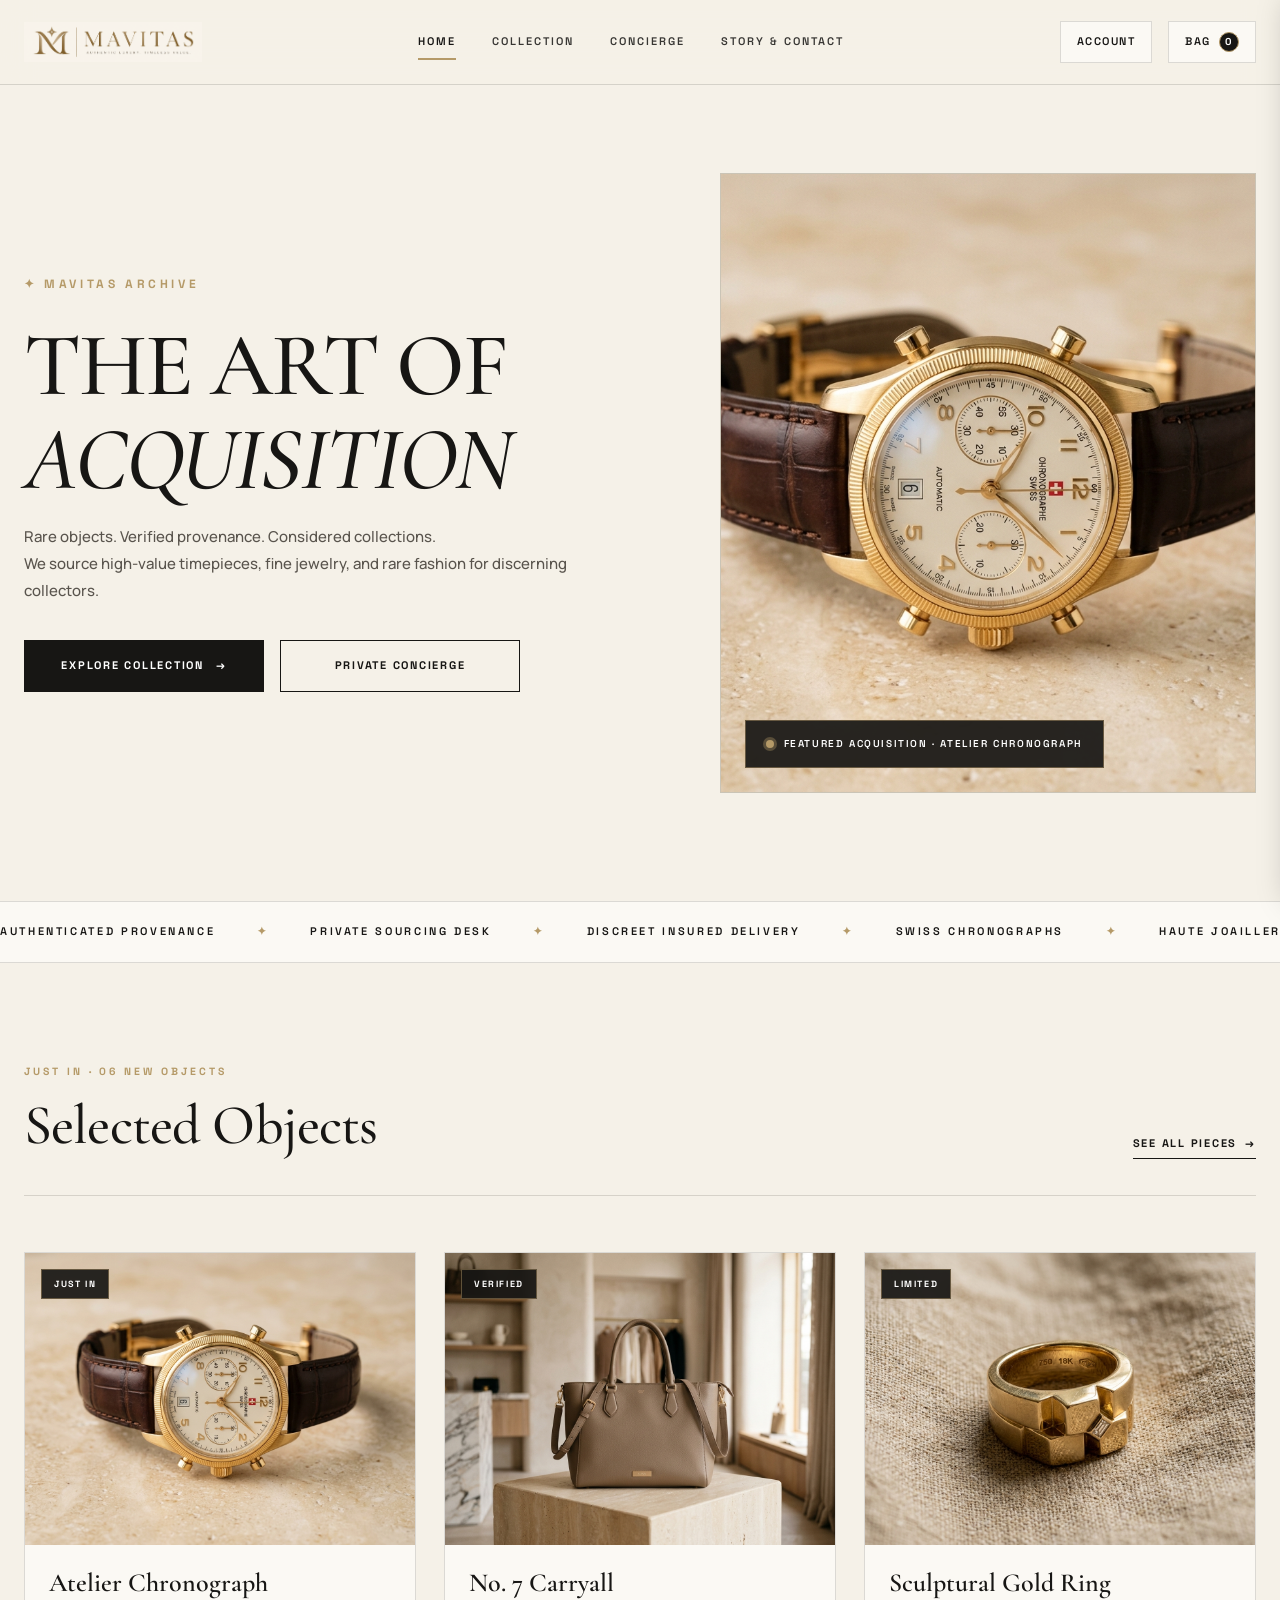
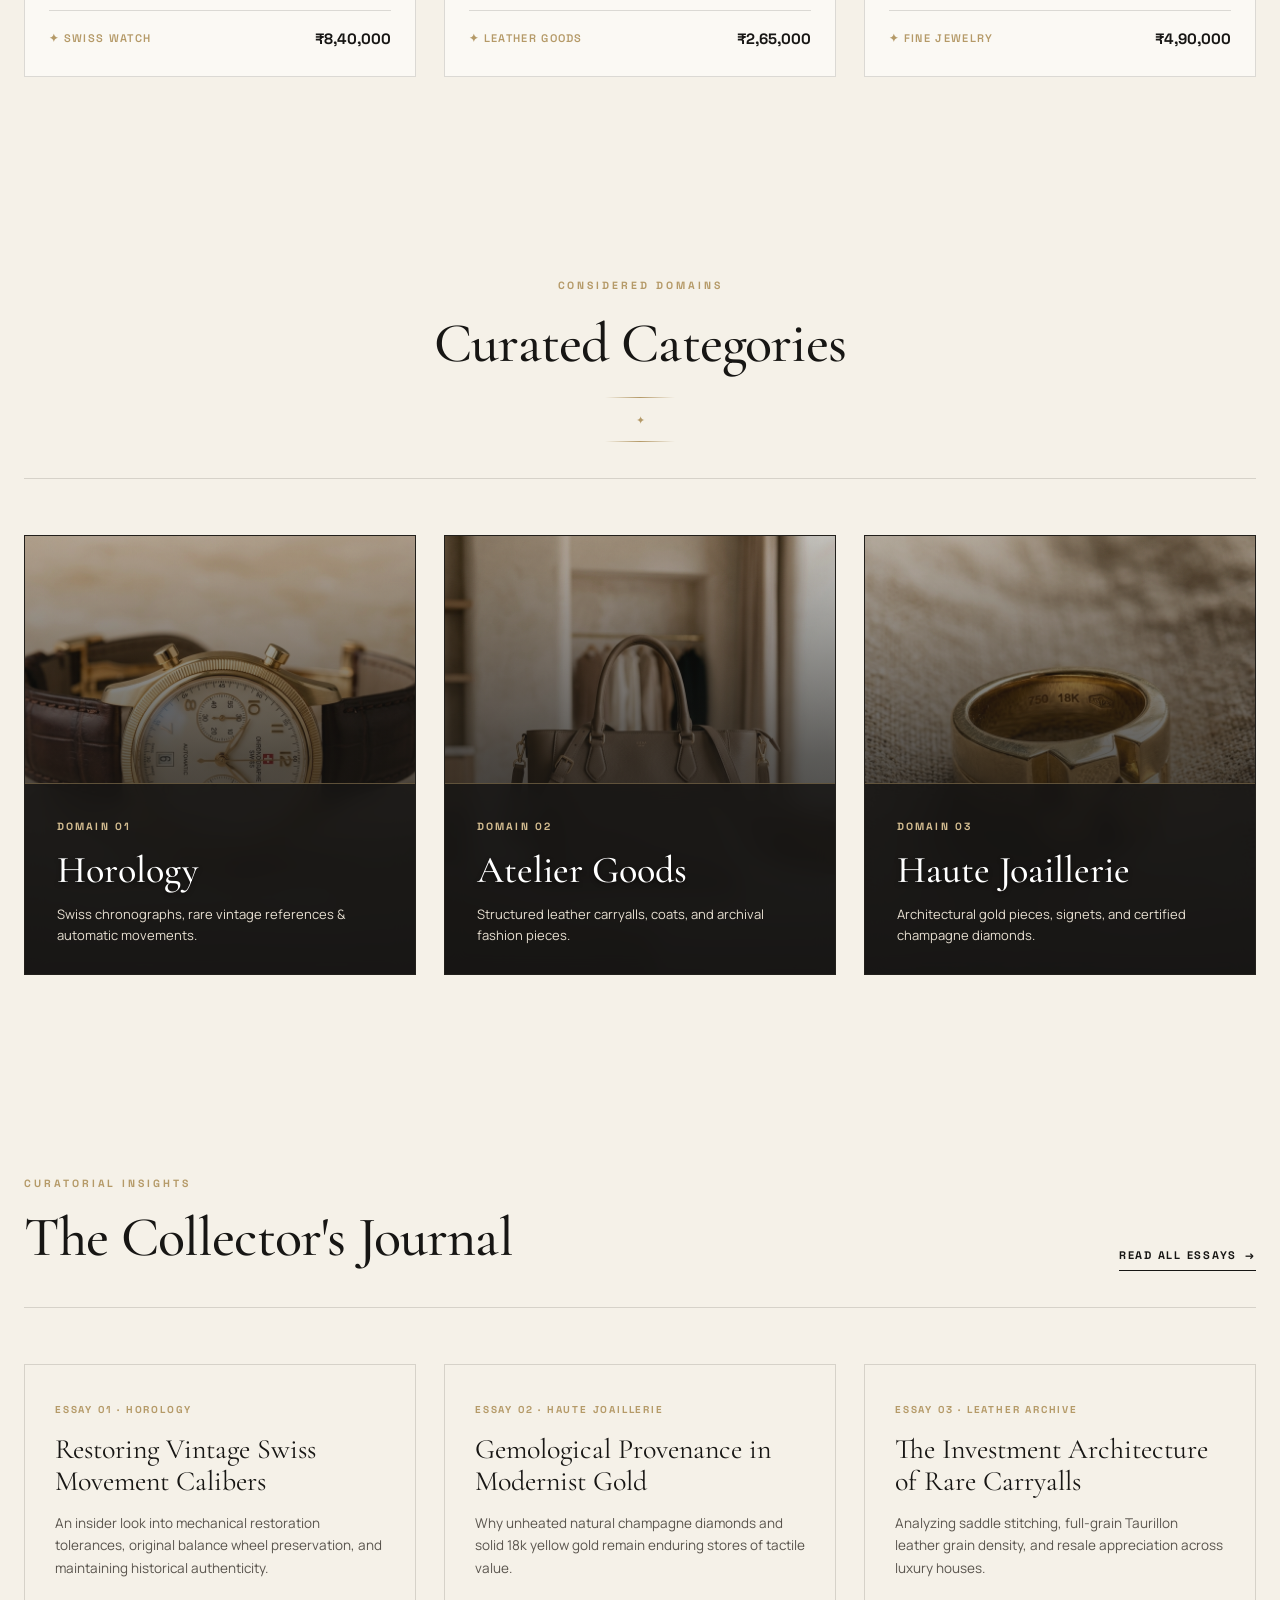
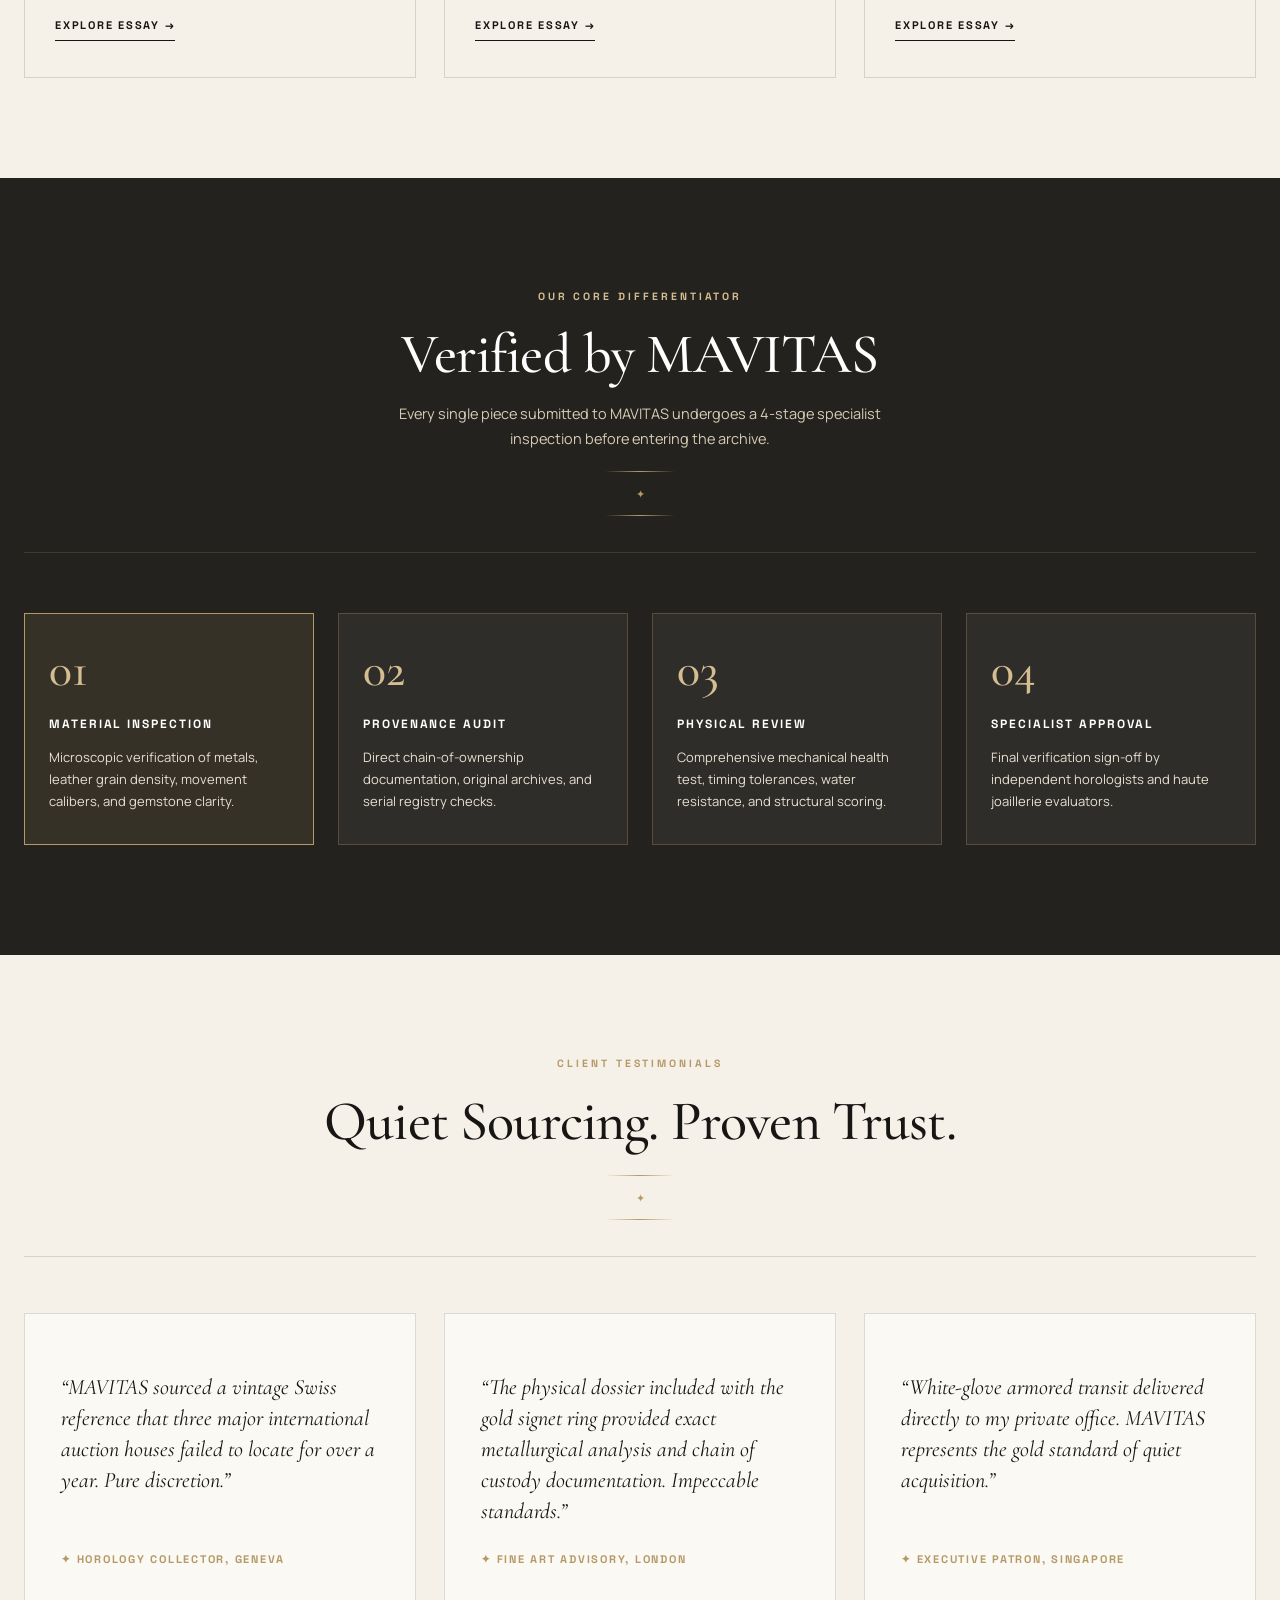
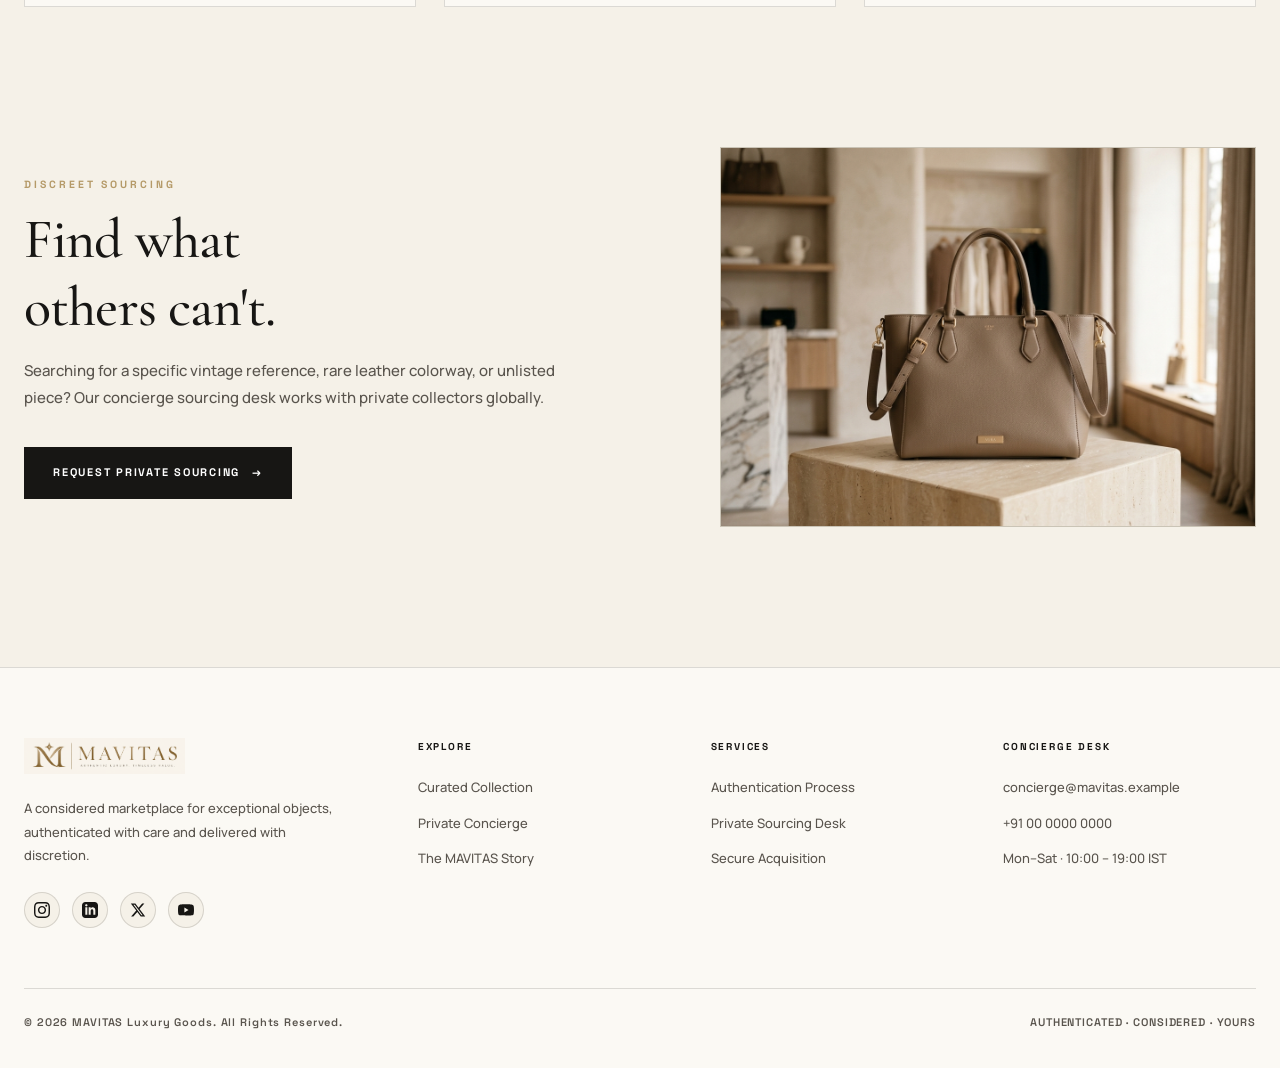
<file: index.html>
<!doctype html>
<html lang="en">

<head>
  <meta charset="utf-8">
  <meta name="viewport" content="width=device-width, initial-scale=1">
  <title>MAVITAS — The Art of Acquisition | Luxury Marketplace</title>
  <meta name="description"
    content="MAVITAS is a considered luxury marketplace for rare watches, fine jewelry, leather goods, and fashion. Verified provenance, quiet acquisition.">
  <link rel="icon" type="image/png" href="assets/images/favicon.png">
  <link rel="apple-touch-icon" href="assets/images/favicon.png">
  <link rel="stylesheet" href="assets/css/style.css">
</head>

<body>

  <!-- Navigation Header -->
  <header>
    <div class="container nav">
      <a class="logo" href="index.html" aria-label="MAVITAS Home">
        <img src="assets/images/logo.png" alt="MAVITAS Logo">
      </a>

      <nav class="menu" aria-label="Main Navigation">
        <a href="index.html" class="active">Home</a>
        <a href="collection.html">Collection</a>
        <a href="concierge.html">Concierge</a>
        <a href="about.html">Story & Contact</a>
      </nav>

      <div class="actions">
        <a class="icon-btn" href="login.html">Account</a>
        <a class="icon-btn cart-trigger" href="checkout.html">Bag <span class="cart-count">0</span></a>
      </div>

      <button class="mobile-menu-btn" id="mobileMenuBtn" aria-label="Open Navigation Menu">
        <span></span>
        <span></span>
        <span></span>
      </button>
    </div>
  </header>

  <!-- Mobile Navigation Drawer -->
  <div class="mobile-menu-overlay" id="mobileMenuOverlay"></div>
  <div class="mobile-menu-drawer" id="mobileMenuDrawer" aria-label="Mobile Navigation Menu">
    <div class="mobile-menu-header">
      <a class="logo" href="index.html">
        <img src="assets/images/logo.png" alt="MAVITAS Logo" style="height: 32px;">
      </a>
      <button class="mobile-menu-close" id="mobileMenuClose" aria-label="Close Menu">✕</button>
    </div>
    <nav class="mobile-menu-links">
      <a href="index.html" class="active">Home</a>
      <a href="collection.html">Collection</a>
      <a href="concierge.html">Concierge</a>
      <a href="about.html">Story & Contact</a>
      <div class="mobile-menu-divider"></div>
      <a href="login.html" class="mobile-action-link"><span>✦ Account</span></a>
      <a href="checkout.html" class="mobile-action-link cart-trigger"><span>✦ Bag</span> <span class="cart-count">0</span></a>
    </nav>
  </div>

  <main>
    <!-- Section 1: Hero Editorial -->
    <section class="hero-editorial container">
      <div class="hero-copy">
        <div class="hero-brand-mark">✦ MAVITAS ARCHIVE</div>
        <h1>THE ART OF<br><em>ACQUISITION</em></h1>
        <p class="lead">
          Rare objects. Verified provenance. Considered collections.<br>
          We source high-value timepieces, fine jewelry, and rare fashion for discerning collectors.
        </p>
        <div class="hero-actions">
          <a class="btn primary" href="collection.html">
            Explore Collection <span class="btn-arrow">→</span>
          </a>
          <a class="btn" href="concierge.html">
            Private Concierge
          </a>
        </div>
      </div>

      <div class="hero-frame">
        <img src="assets/images/atelier_chronograph.jpg" alt="Atelier Chronograph Swiss Watch">
        <div class="hero-frame-badge">
          <span class="champagne-dot"></span>
          <span>Featured Acquisition · Atelier Chronograph</span>
        </div>
      </div>
    </section>

    <!-- Scarcity Ticker Strip -->
    <div class="strip">
      <div class="ticker">
        AUTHENTICATED PROVENANCE <span>✦</span> PRIVATE SOURCING DESK <span>✦</span> DISCREET INSURED DELIVERY
        <span>✦</span> SWISS CHRONOGRAPHS <span>✦</span> HAUTE JOAILLERIE <span>✦</span>
      </div>
    </div>

    <!-- Section 2: Featured Objects (Just In & Scarcity Showcase) -->
    <section class="section container">
      <div class="section-head split">
        <div class="section-head-info">
          <span class="eyebrow">JUST IN · 06 NEW OBJECTS</span>
          <h2>Selected Objects</h2>
        </div>
        <a class="link" href="collection.html">See all pieces <span class="btn-arrow">→</span></a>
      </div>

      <div class="grid">
        <!-- Object 1 -->
        <a class="card" href="product.html?id=1">
          <div class="card-media">
            <img src="assets/images/atelier_chronograph.jpg" alt="Atelier Chronograph" loading="lazy">
            <span class="card-status-badge">JUST IN</span>
          </div>
          <div class="card-body">
            <div class="card-title">Atelier Chronograph</div>
            <div class="card-meta">
              <span class="verified-tag">✦ Swiss Watch</span>
              <span class="card-price">₹8,40,000</span>
            </div>
          </div>
        </a>

        <!-- Object 2 -->
        <a class="card" href="product.html?id=2">
          <div class="card-media">
            <img src="assets/images/carryall_bag.jpg" alt="No. 7 Carryall Bag" loading="lazy">
            <span class="card-status-badge">VERIFIED</span>
          </div>
          <div class="card-body">
            <div class="card-title">No. 7 Carryall</div>
            <div class="card-meta">
              <span class="verified-tag">✦ Leather Goods</span>
              <span class="card-price">₹2,65,000</span>
            </div>
          </div>
        </a>

        <!-- Object 3 -->
        <a class="card" href="product.html?id=3">
          <div class="card-media">
            <img src="assets/images/sculptural_gold_ring.jpg" alt="Sculptural Gold Ring" loading="lazy">
            <span class="card-status-badge">LIMITED</span>
          </div>
          <div class="card-body">
            <div class="card-title">Sculptural Gold Ring</div>
            <div class="card-meta">
              <span class="verified-tag">✦ Fine Jewelry</span>
              <span class="card-price">₹4,90,000</span>
            </div>
          </div>
        </a>
      </div>
    </section>

    <!-- Section 3: Categories Overview (High-Contrast Backdrop Overlay) -->
    <section class="section container">
      <div class="section-head">
        <span class="eyebrow">CONSIDERED DOMAINS</span>
        <h2>Curated Categories</h2>
        <div class="section-head-divider"><span>✦</span></div>
      </div>

      <div class="grid">
        <!-- Category 1: Watches -->
        <a class="category-card" href="collection.html">
          <div class="category-card-bg">
            <img src="assets/images/atelier_chronograph.jpg" alt="Horology Category">
          </div>
          <div class="category-card-overlay"></div>
          <div class="category-card-content">
            <span class="eyebrow">DOMAIN 01</span>
            <h3>Horology</h3>
            <p class="category-card-desc">Swiss chronographs, rare vintage references & automatic movements.</p>
          </div>
        </a>

        <!-- Category 2: Leather & Fashion -->
        <a class="category-card" href="collection.html">
          <div class="category-card-bg">
            <img src="assets/images/carryall_bag.jpg" alt="Leather Goods Category">
          </div>
          <div class="category-card-overlay"></div>
          <div class="category-card-content">
            <span class="eyebrow">DOMAIN 02</span>
            <h3>Atelier Goods</h3>
            <p class="category-card-desc">Structured leather carryalls, coats, and archival fashion pieces.</p>
          </div>
        </a>

        <!-- Category 3: Fine Jewelry -->
        <a class="category-card" href="collection.html">
          <div class="category-card-bg">
            <img src="assets/images/sculptural_gold_ring.jpg" alt="Jewelry Category">
          </div>
          <div class="category-card-overlay"></div>
          <div class="category-card-content">
            <span class="eyebrow">DOMAIN 03</span>
            <h3>Haute Joaillerie</h3>
            <p class="category-card-desc">Architectural gold pieces, signets, and certified champagne diamonds.</p>
          </div>
        </a>
      </div>
    </section>

    <!-- Section 4: NEW - Editorial Insights / Collector's Journal -->
    <section class="section container">
      <div class="section-head split">
        <div class="section-head-info">
          <span class="eyebrow">CURATORIAL INSIGHTS</span>
          <h2>The Collector's Journal</h2>
        </div>
        <a class="link" href="about.html">Read all essays <span class="btn-arrow">→</span></a>
      </div>

      <div class="grid">
        <article class="journal-card">
          <div>
            <div class="journal-date">ESSAY 01 · HOROLOGY</div>
            <div class="journal-title">Restoring Vintage Swiss Movement Calibers</div>
            <div class="journal-excerpt">An insider look into mechanical restoration tolerances, original balance wheel
              preservation, and maintaining historical authenticity.</div>
          </div>
          <a class="link" href="about.html">Explore Essay →</a>
        </article>

        <article class="journal-card">
          <div>
            <div class="journal-date">ESSAY 02 · HAUTE JOAILLERIE</div>
            <div class="journal-title">Gemological Provenance in Modernist Gold</div>
            <div class="journal-excerpt">Why unheated natural champagne diamonds and solid 18k yellow gold remain
              enduring stores of tactile value.</div>
          </div>
          <a class="link" href="about.html">Explore Essay →</a>
        </article>

        <article class="journal-card">
          <div>
            <div class="journal-date">ESSAY 03 · LEATHER ARCHIVE</div>
            <div class="journal-title">The Investment Architecture of Rare Carryalls</div>
            <div class="journal-excerpt">Analyzing saddle stitching, full-grain Taurillon leather grain density, and
              resale appreciation across luxury houses.</div>
          </div>
          <a class="link" href="about.html">Explore Essay →</a>
        </article>
      </div>
    </section>

    <!-- Section 5: Authentication Pipeline ("Verified by MAVITAS") -->
    <section class="dark-section">
      <div class="container">
        <div class="section-head" style="border-color: rgba(181, 154, 104, 0.2)">
          <span class="eyebrow">OUR CORE DIFFERENTIATOR</span>
          <h2>Verified by MAVITAS</h2>
          <p class="text-muted" style="max-width:520px; font-size:14.5px; line-height:1.7; text-align:center;">
            Every single piece submitted to MAVITAS undergoes a 4-stage specialist inspection before entering the
            archive.
          </p>
          <div class="section-head-divider"><span>✦</span></div>
        </div>

        <div class="auth-pipeline">
          <div class="auth-step active">
            <div class="auth-num">01</div>
            <div class="auth-step-title">Material Inspection</div>
            <div class="auth-step-desc">Microscopic verification of metals, leather grain density, movement calibers,
              and gemstone clarity.</div>
          </div>

          <div class="auth-step">
            <div class="auth-num">02</div>
            <div class="auth-step-title">Provenance Audit</div>
            <div class="auth-step-desc">Direct chain-of-ownership documentation, original archives, and serial registry
              checks.</div>
          </div>

          <div class="auth-step">
            <div class="auth-num">03</div>
            <div class="auth-step-title">Physical Review</div>
            <div class="auth-step-desc">Comprehensive mechanical health test, timing tolerances, water resistance, and
              structural scoring.</div>
          </div>

          <div class="auth-step">
            <div class="auth-num">04</div>
            <div class="auth-step-title">Specialist Approval</div>
            <div class="auth-step-desc">Final verification sign-off by independent horologists and haute joaillerie
              evaluators.</div>
          </div>
        </div>
      </div>
    </section>

    <!-- Section 6: NEW - Collector Testimonials & Discretion Trust -->
    <section class="section container">
      <div class="section-head">
        <span class="eyebrow">CLIENT TESTIMONIALS</span>
        <h2>Quiet Sourcing. Proven Trust.</h2>
        <div class="section-head-divider"><span>✦</span></div>
      </div>

      <div class="grid">
        <div class="testimonial-card">
          <p class="testimonial-quote">“MAVITAS sourced a vintage Swiss reference that three major international auction
            houses failed to locate for over a year. Pure discretion.”</p>
          <div class="testimonial-author">✦ Horology Collector, Geneva</div>
        </div>

        <div class="testimonial-card">
          <p class="testimonial-quote">“The physical dossier included with the gold signet ring provided exact
            metallurgical analysis and chain of custody documentation. Impeccable standards.”</p>
          <div class="testimonial-author">✦ Fine Art Advisory, London</div>
        </div>

        <div class="testimonial-card">
          <p class="testimonial-quote">“White-glove armored transit delivered directly to my private office. MAVITAS
            represents the gold standard of quiet acquisition.”</p>
          <div class="testimonial-author">✦ Executive Patron, Singapore</div>
        </div>
      </div>
    </section>

    <!-- Section 7: Private Concierge Teaser -->
    <section class="section container" style="padding-top: 0;">
      <div class="hero-editorial" style="min-height: auto; padding: 40px 0;">
        <div class="hero-copy">
          <span class="eyebrow">DISCREET SOURCING</span>
          <h2>Find what<br>others can't.</h2>
          <p class="lead">
            Searching for a specific vintage reference, rare leather colorway, or unlisted piece? Our concierge sourcing
            desk works with private collectors globally.
          </p>
          <div class="hero-actions">
            <a class="btn primary" href="concierge.html">
              Request Private Sourcing <span class="btn-arrow">→</span>
            </a>
          </div>
        </div>

        <div class="hero-frame" style="height: 380px;">
          <img src="assets/images/carryall_bag.jpg" alt="Private Concierge Service">
        </div>
      </div>
    </section>
  </main>

  <!-- Section 8: Footer with Social Icons -->
  <footer>
    <div class="container footer-grid">
      <div class="footer-brand">
        <a class="logo" href="index.html">
          <img src="assets/images/logo.png" alt="MAVITAS Logo" style="height: 36px;">
        </a>
        <p>
          A considered marketplace for exceptional objects, authenticated with care and delivered with discretion.
        </p>

        <!-- Social Icons -->
        <div class="footer-socials">
          <a href="https://instagram.com" target="_blank" rel="noopener" class="social-icon" aria-label="Instagram">
            <svg viewBox="0 0 24 24">
              <path
                d="M12 2.163c3.204 0 3.584.012 4.85.07 3.252.148 4.771 1.691 4.919 4.919.058 1.265.069 1.645.069 4.849 0 3.205-.012 3.584-.069 4.849-.149 3.225-1.664 4.771-4.919 4.919-1.266.058-1.644.07-4.85.07-3.204 0-3.584-.012-4.849-.07-3.26-.149-4.771-1.699-4.919-4.92-.058-1.265-.07-1.644-.07-4.849 0-3.204.013-3.583.07-4.849.149-3.227 1.664-4.771 4.919-4.919 1.266-.057 1.645-.069 4.849-.069zm0-2.163c-3.259 0-3.667.014-4.947.072-4.358.2-6.78 2.618-6.98 6.98-.059 1.281-.073 1.689-.073 4.948 0 3.259.014 3.668.072 4.948.2 4.358 2.618 6.78 6.98 6.98 1.281.058 1.689.072 4.948.072 3.259 0 3.668-.014 4.948-.072 4.354-.2 6.782-2.618 6.979-6.98.059-1.28.073-1.689.073-4.948 0-3.259-.014-3.667-.072-4.947-.196-4.354-2.617-6.78-6.979-6.98-1.281-.059-1.69-.073-4.949-.073zm0 5.838c-3.403 0-6.162 2.759-6.162 6.162s2.759 6.163 6.162 6.163 6.162-2.759 6.162-6.163c0-3.403-2.759-6.162-6.162-6.162zm0 10.162c-2.209 0-4-1.79-4-4 0-2.209 1.791-4 4-4s4 1.791 4 4c0 2.21-1.791 4-4 4zm6.406-11.845c-.796 0-1.441.645-1.441 1.44s.645 1.44 1.441 1.44c.795 0 1.439-.645 1.439-1.44s-.644-1.44-1.439-1.44z" />
            </svg>
          </a>
          <a href="https://linkedin.com" target="_blank" rel="noopener" class="social-icon" aria-label="LinkedIn">
            <svg viewBox="0 0 24 24">
              <path
                d="M19 0h-14c-2.761 0-5 2.239-5 5v14c0 2.761 2.239 5 5 5h14c2.762 0 5-2.239 5-5v-14c0-2.761-2.238-5-5-5zm-11 19h-3v-11h3v11zm-1.5-12.268c-.966 0-1.75-.79-1.75-1.764s.784-1.764 1.75-1.764 1.75.79 1.75 1.764-.783 1.764-1.75 1.764zm13.5 12.268h-3v-5.604c0-3.368-4-3.113-4 0v5.604h-3v-11h3v1.765c1.396-2.586 7-2.777 7 2.476v6.759z" />
            </svg>
          </a>
          <a href="https://x.com" target="_blank" rel="noopener" class="social-icon" aria-label="X Twitter">
            <svg viewBox="0 0 24 24">
              <path
                d="M18.244 2.25h3.308l-7.227 8.26 8.502 11.24H16.17l-5.214-6.817L4.99 21.75H1.68l7.73-8.835L1.254 2.25H8.08l4.713 6.231zm-1.161 17.52h1.833L7.084 4.126H5.117z" />
            </svg>
          </a>
          <a href="https://youtube.com" target="_blank" rel="noopener" class="social-icon" aria-label="YouTube">
            <svg viewBox="0 0 24 24">
              <path
                d="M23.498 6.186a3.016 3.016 0 0 0-2.122-2.136C19.505 3.545 12 3.545 12 3.545s-7.505 0-9.377.505A3.017 3.017 0 0 0 .502 6.186C0 8.07 0 12 0 12s0 3.93.502 5.814a3.016 3.016 0 0 0 2.122 2.136c1.871.505 9.376.505 9.376.505s7.505 0 9.377-.505a3.015 3.015 0 0 0 2.122-2.136C24 15.93 24 12 24 12s0-3.93-.502-5.814zM9.545 15.568V8.432L15.818 12l-6.273 3.568z" />
            </svg>
          </a>
        </div>
      </div>

      <div>
        <div class="footer-title">Explore</div>
        <div class="footer-links">
          <a href="collection.html">Curated Collection</a>
          <a href="concierge.html">Private Concierge</a>
          <a href="about.html">The MAVITAS Story</a>
        </div>
      </div>

      <div>
        <div class="footer-title">Services</div>
        <div class="footer-links">
          <a href="concierge.html">Authentication Process</a>
          <a href="concierge.html">Private Sourcing Desk</a>
          <a href="checkout.html">Secure Acquisition</a>
        </div>
      </div>

      <div>
        <div class="footer-title">Concierge Desk</div>
        <div class="footer-links">
          <a href="mailto:concierge@mavitas.example">concierge@mavitas.example</a>
          <a href="tel:+910000000000">+91 00 0000 0000</a>
          <span>Mon–Sat · 10:00 – 19:00 IST</span>
        </div>
      </div>
    </div>

    <div class="container copyright-bar">
      <span>© 2026 MAVITAS Luxury Goods. All Rights Reserved.</span>
      <span>AUTHENTICATED · CONSIDERED · YOURS</span>
    </div>
  </footer>

  <script src="assets/js/main.js"></script>
</body>

</html>
</file>
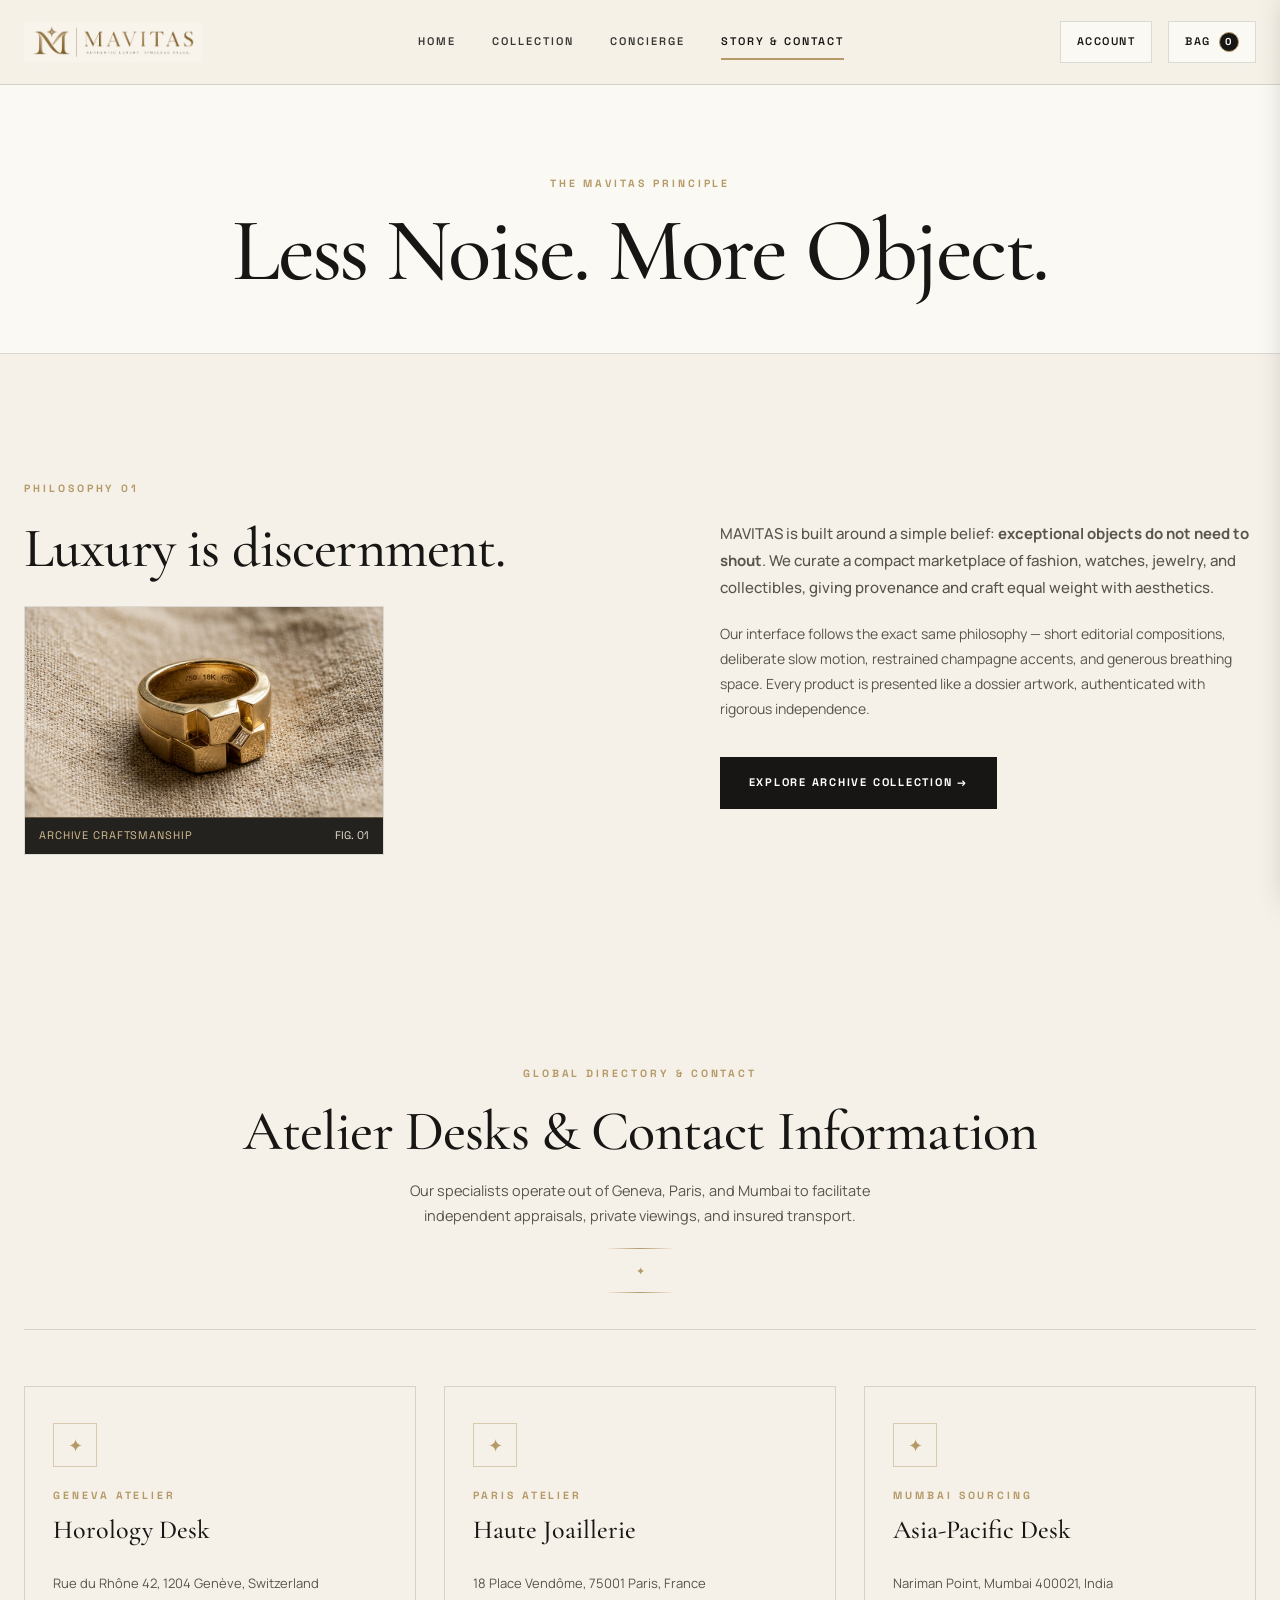
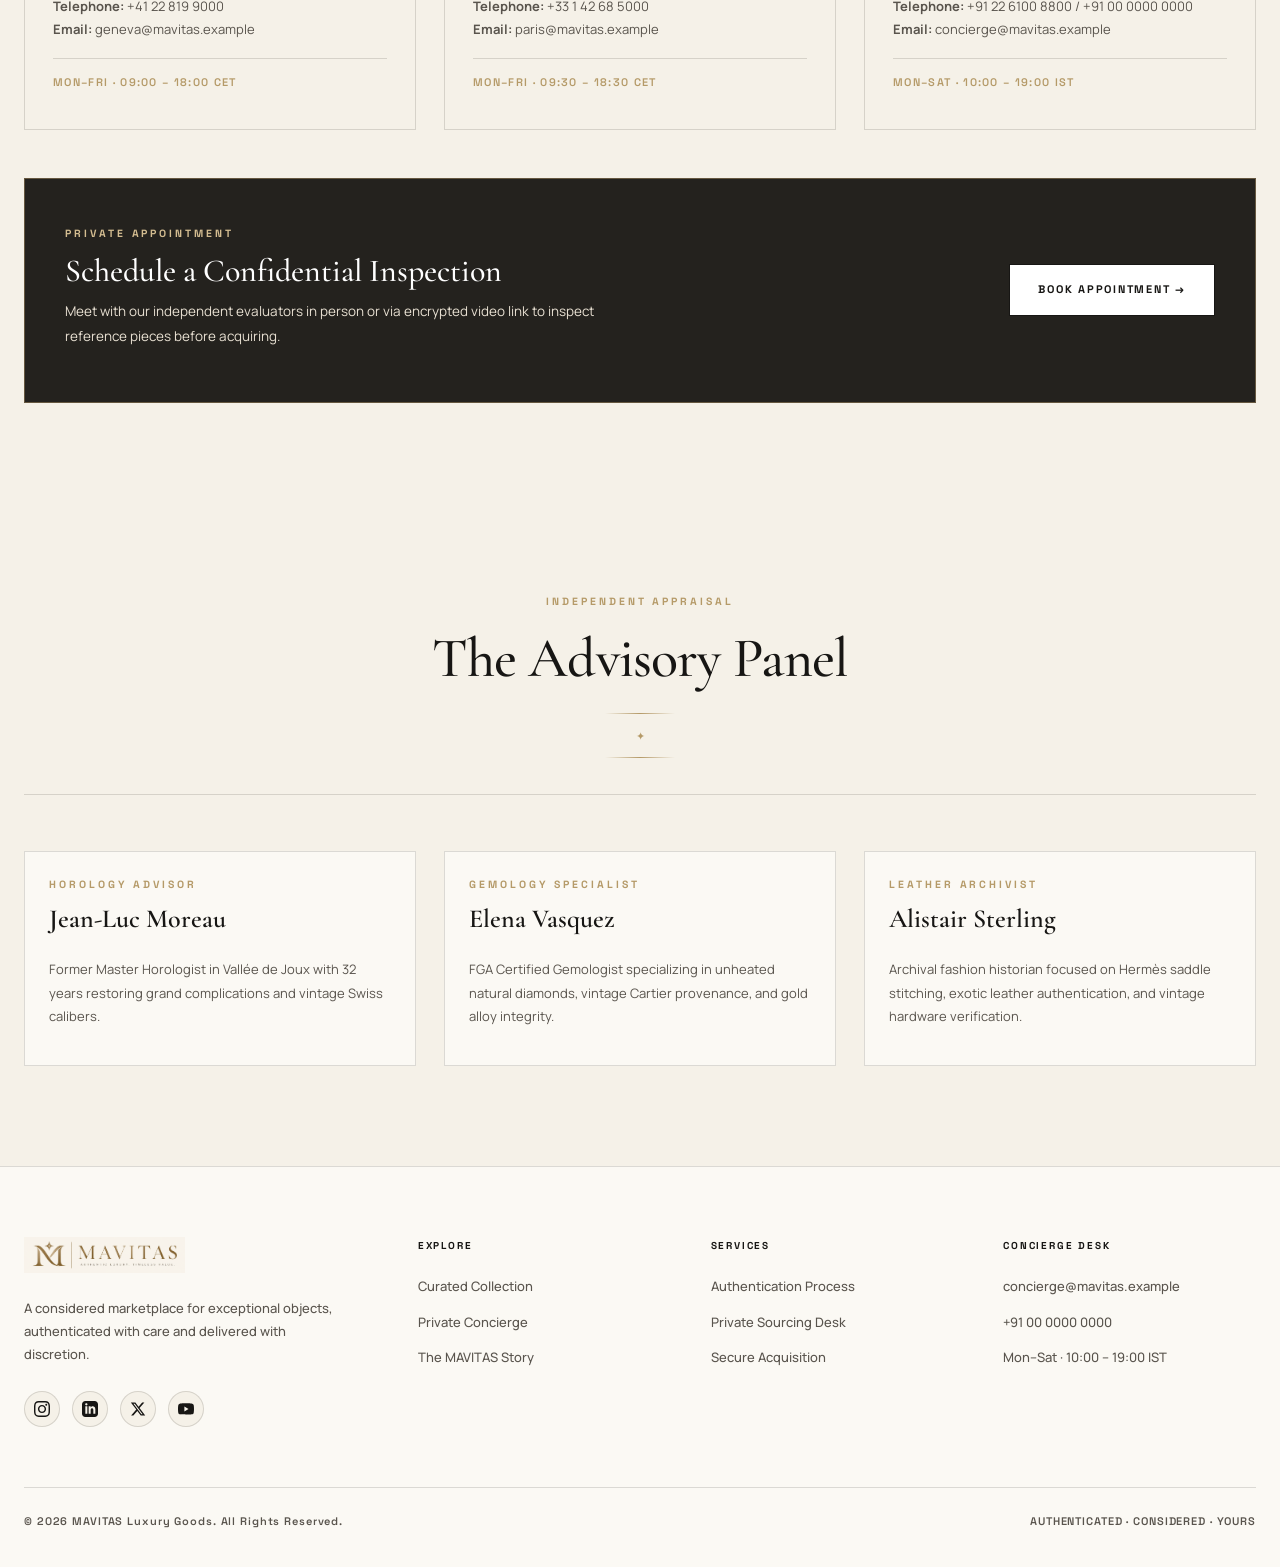
<file: about.html>
<!doctype html>
<html lang="en">
<head>
  <meta charset="utf-8">
  <meta name="viewport" content="width=device-width, initial-scale=1">
  <title>The MAVITAS Story & Contact — Quiet Luxury Archive</title>
  <meta name="description" content="Learn about the MAVITAS principle and access our global atelier contact details in Geneva, Paris, and Mumbai.">
  <link rel="icon" type="image/png" href="assets/images/favicon.png">
  <link rel="apple-touch-icon" href="assets/images/favicon.png">
  <link rel="stylesheet" href="assets/css/style.css">
</head>
<body>

  <!-- Navigation Header -->
  <header>
    <div class="container nav">
      <a class="logo" href="index.html" aria-label="MAVITAS Home">
        <img src="assets/images/logo.png" alt="MAVITAS Logo">
      </a>

      <nav class="menu" aria-label="Main Navigation">
        <a href="index.html">Home</a>
        <a href="collection.html">Collection</a>
        <a href="concierge.html">Concierge</a>
        <a href="about.html" class="active">Story & Contact</a>
      </nav>

      <div class="actions">
        <a class="icon-btn" href="login.html">Account</a>
        <a class="icon-btn cart-trigger" href="checkout.html">Bag <span class="cart-count">0</span></a>
      </div>

      <button class="mobile-menu-btn" id="mobileMenuBtn" aria-label="Open Navigation Menu">
        <span></span>
        <span></span>
        <span></span>
      </button>
    </div>
  </header>

  <!-- Mobile Navigation Drawer -->
  <div class="mobile-menu-overlay" id="mobileMenuOverlay"></div>
  <div class="mobile-menu-drawer" id="mobileMenuDrawer" aria-label="Mobile Navigation Menu">
    <div class="mobile-menu-header">
      <a class="logo" href="index.html">
        <img src="assets/images/logo.png" alt="MAVITAS Logo" style="height: 32px;">
      </a>
      <button class="mobile-menu-close" id="mobileMenuClose" aria-label="Close Menu">✕</button>
    </div>
    <nav class="mobile-menu-links">
      <a href="index.html">Home</a>
      <a href="collection.html">Collection</a>
      <a href="concierge.html">Concierge</a>
      <a href="about.html" class="active">Story & Contact</a>
      <div class="mobile-menu-divider"></div>
      <a href="login.html" class="mobile-action-link"><span>✦ Account</span></a>
      <a href="checkout.html" class="mobile-action-link cart-trigger"><span>✦ Bag</span> <span class="cart-count">0</span></a>
    </nav>
  </div>

  <main>
    <!-- Page Hero Section -->
    <section class="page-hero">
      <div class="container">
        <span class="eyebrow">THE MAVITAS PRINCIPLE</span>
        <h1>Less Noise. More Object.</h1>
      </div>
    </section>

    <!-- Editorial Philosophy Section -->
    <section class="section container">
      <div class="hero-editorial" style="min-height: auto; padding: 20px 0;">
        <div>
          <span class="eyebrow" style="margin-bottom:16px;">PHILOSOPHY 01</span>
          <h2>Luxury is discernment.</h2>
          <div style="margin-top: 24px; position: relative; overflow: hidden; border: 1px solid var(--border-line); max-width: 360px; background: var(--bg-paper);">
            <img src="assets/images/sculptural_gold_ring.jpg" alt="Sculptural Gold Ring & Fine Craftsmanship" style="width: 100%; height: 210px; object-fit: cover; display: block;" loading="lazy">
            <div style="padding: 8px 14px; background: var(--accent-espresso); color: #FFFFFF; display: flex; align-items: center; justify-content: space-between; border-top: 1px solid var(--border-champagne);">
              <span style="font-family: var(--font-label); font-size: 11px; letter-spacing: 0.08em; text-transform: uppercase; color: var(--accent-champagne-light);">ARCHIVE CRAFTSMANSHIP</span>
              <span style="font-family: var(--font-label); font-size: 11px; color: var(--bg-secondary);">FIG. 01</span>
            </div>
          </div>
        </div>

        <div>
          <p class="lead" style="margin-top:0;">
            MAVITAS is built around a simple belief: <strong>exceptional objects do not need to shout</strong>. We curate a compact marketplace of fashion, watches, jewelry, and collectibles, giving provenance and craft equal weight with aesthetics.
          </p>
          <p style="color: var(--text-secondary); line-height: 1.8; margin-top: 20px;">
            Our interface follows the exact same philosophy — short editorial compositions, deliberate slow motion, restrained champagne accents, and generous breathing space. Every product is presented like a dossier artwork, authenticated with rigorous independence.
          </p>
          <div style="margin-top: 36px;">
            <a class="btn primary" href="collection.html">Explore Archive Collection →</a>
          </div>
        </div>
      </div>
    </section>

    <!-- Section 2: NEW - Global Contact Information & Atelier Desks -->
    <section class="section container" style="padding: 90px 0;">
      <div class="section-head">
        <span class="eyebrow">GLOBAL DIRECTORY & CONTACT</span>
        <h2>Atelier Desks & Contact Information</h2>
        <p style="color:var(--text-secondary); max-width:540px; font-size:14.5px; line-height:1.7; text-align:center;">
          Our specialists operate out of Geneva, Paris, and Mumbai to facilitate independent appraisals, private viewings, and insured transport.
        </p>
        <div class="section-head-divider"><span>✦</span></div>
      </div>

      <div class="contact-grid">
        <!-- Contact Card 1: Geneva -->
        <div class="contact-card">
          <div class="contact-card-icon">✦</div>
          <span class="eyebrow" style="color:var(--accent-champagne); margin-bottom:8px;">GENEVA ATELIER</span>
          <h3 style="font-size:26px; margin-bottom:12px;">Horology Desk</h3>
          <p style="color:var(--text-secondary); font-size:13px; margin-bottom:16px;">
            Rue du Rhône 42, 1204 Genève, Switzerland<br>
            <strong>Telephone:</strong> +41 22 819 9000<br>
            <strong>Email:</strong> geneva@mavitas.example
          </p>
          <span class="verified-tag">Mon–Fri · 09:00 – 18:00 CET</span>
        </div>

        <!-- Contact Card 2: Paris -->
        <div class="contact-card">
          <div class="contact-card-icon">✦</div>
          <span class="eyebrow" style="color:var(--accent-champagne); margin-bottom:8px;">PARIS ATELIER</span>
          <h3 style="font-size:26px; margin-bottom:12px;">Haute Joaillerie</h3>
          <p style="color:var(--text-secondary); font-size:13px; margin-bottom:16px;">
            18 Place Vendôme, 75001 Paris, France<br>
            <strong>Telephone:</strong> +33 1 42 68 5000<br>
            <strong>Email:</strong> paris@mavitas.example
          </p>
          <span class="verified-tag">Mon–Fri · 09:30 – 18:30 CET</span>
        </div>

        <!-- Contact Card 3: Mumbai -->
        <div class="contact-card">
          <div class="contact-card-icon">✦</div>
          <span class="eyebrow" style="color:var(--accent-champagne); margin-bottom:8px;">MUMBAI SOURCING</span>
          <h3 style="font-size:26px; margin-bottom:12px;">Asia-Pacific Desk</h3>
          <p style="color:var(--text-secondary); font-size:13px; margin-bottom:16px;">
            Nariman Point, Mumbai 400021, India<br>
            <strong>Telephone:</strong> +91 22 6100 8800 / +91 00 0000 0000<br>
            <strong>Email:</strong> concierge@mavitas.example
          </p>
          <span class="verified-tag">Mon–Sat · 10:00 – 19:00 IST</span>
        </div>
      </div>

      <!-- Private Appointment Booking Banner -->
      <div style="margin-top: 48px; background: var(--accent-espresso); color: #FFFFFF; padding: 40px; border: 1px solid var(--border-champagne); display: flex; justify-content: space-between; align-items: center; flex-wrap: wrap; gap: 24px;">
        <div>
          <span class="eyebrow" style="color:var(--accent-champagne-light); margin-bottom:8px;">PRIVATE APPOINTMENT</span>
          <h3 style="color:#FFFFFF; font-size:32px;">Schedule a Confidential Inspection</h3>
          <p style="color:#E8E0D2; font-size:13.5px; margin-top:8px; max-width:560px;">
            Meet with our independent evaluators in person or via encrypted video link to inspect reference pieces before acquiring.
          </p>
        </div>
        <a class="btn primary" href="concierge.html" style="background:#FFFFFF; color:var(--text-main);">
          Book Appointment →
        </a>
      </div>
    </section>

    <!-- Section 3: NEW - Independent Advisory Panel -->
    <section class="section container">
      <div class="section-head">
        <span class="eyebrow">INDEPENDENT APPRAISAL</span>
        <h2>The Advisory Panel</h2>
        <div class="section-head-divider"><span>✦</span></div>
      </div>

      <div class="grid">
        <div class="card">
          <div class="card-body">
            <span class="eyebrow" style="color:var(--accent-champagne); margin-bottom:10px;">HOROLOGY ADVISOR</span>
            <div class="card-title">Jean-Luc Moreau</div>
            <p style="color:var(--text-secondary); font-size:13px;">Former Master Horologist in Vallée de Joux with 32 years restoring grand complications and vintage Swiss calibers.</p>
          </div>
        </div>

        <div class="card">
          <div class="card-body">
            <span class="eyebrow" style="color:var(--accent-champagne); margin-bottom:10px;">GEMOLOGY SPECIALIST</span>
            <div class="card-title">Elena Vasquez</div>
            <p style="color:var(--text-secondary); font-size:13px;">FGA Certified Gemologist specializing in unheated natural diamonds, vintage Cartier provenance, and gold alloy integrity.</p>
          </div>
        </div>

        <div class="card">
          <div class="card-body">
            <span class="eyebrow" style="color:var(--accent-champagne); margin-bottom:10px;">LEATHER ARCHIVIST</span>
            <div class="card-title">Alistair Sterling</div>
            <p style="color:var(--text-secondary); font-size:13px;">Archival fashion historian focused on Hermès saddle stitching, exotic leather authentication, and vintage hardware verification.</p>
          </div>
        </div>
      </div>
    </section>
  </main>

  <!-- Footer Component with Social Icons -->
  <footer>
    <div class="container footer-grid">
      <div class="footer-brand">
        <a class="logo" href="index.html">
          <img src="assets/images/logo.png" alt="MAVITAS Logo" style="height: 36px;">
        </a>
        <p>
          A considered marketplace for exceptional objects, authenticated with care and delivered with discretion.
        </p>

        <!-- Social Icons -->
        <div class="footer-socials">
          <a href="https://instagram.com" target="_blank" rel="noopener" class="social-icon" aria-label="Instagram">
            <svg viewBox="0 0 24 24"><path d="M12 2.163c3.204 0 3.584.012 4.85.07 3.252.148 4.771 1.691 4.919 4.919.058 1.265.069 1.645.069 4.849 0 3.205-.012 3.584-.069 4.849-.149 3.225-1.664 4.771-4.919 4.919-1.266.058-1.644.07-4.85.07-3.204 0-3.584-.012-4.849-.07-3.26-.149-4.771-1.699-4.919-4.92-.058-1.265-.07-1.644-.07-4.849 0-3.204.013-3.583.07-4.849.149-3.227 1.664-4.771 4.919-4.919 1.266-.057 1.645-.069 4.849-.069zm0-2.163c-3.259 0-3.667.014-4.947.072-4.358.2-6.78 2.618-6.98 6.98-.059 1.281-.073 1.689-.073 4.948 0 3.259.014 3.668.072 4.948.2 4.358 2.618 6.78 6.98 6.98 1.281.058 1.689.072 4.948.072 3.259 0 3.668-.014 4.948-.072 4.354-.2 6.782-2.618 6.979-6.98.059-1.28.073-1.689.073-4.948 0-3.259-.014-3.667-.072-4.947-.196-4.354-2.617-6.78-6.979-6.98-1.281-.059-1.69-.073-4.949-.073zm0 5.838c-3.403 0-6.162 2.759-6.162 6.162s2.759 6.163 6.162 6.163 6.162-2.759 6.162-6.163c0-3.403-2.759-6.162-6.162-6.162zm0 10.162c-2.209 0-4-1.79-4-4 0-2.209 1.791-4 4-4s4 1.791 4 4c0 2.21-1.791 4-4 4zm6.406-11.845c-.796 0-1.441.645-1.441 1.44s.645 1.44 1.441 1.44c.795 0 1.439-.645 1.439-1.44s-.644-1.44-1.439-1.44z"/></svg>
          </a>
          <a href="https://linkedin.com" target="_blank" rel="noopener" class="social-icon" aria-label="LinkedIn">
            <svg viewBox="0 0 24 24"><path d="M19 0h-14c-2.761 0-5 2.239-5 5v14c0 2.761 2.239 5 5 5h14c2.762 0 5-2.239 5-5v-14c0-2.761-2.238-5-5-5zm-11 19h-3v-11h3v11zm-1.5-12.268c-.966 0-1.75-.79-1.75-1.764s.784-1.764 1.75-1.764 1.75.79 1.75 1.764-.783 1.764-1.75 1.764zm13.5 12.268h-3v-5.604c0-3.368-4-3.113-4 0v5.604h-3v-11h3v1.765c1.396-2.586 7-2.777 7 2.476v6.759z"/></svg>
          </a>
          <a href="https://x.com" target="_blank" rel="noopener" class="social-icon" aria-label="X Twitter">
            <svg viewBox="0 0 24 24"><path d="M18.244 2.25h3.308l-7.227 8.26 8.502 11.24H16.17l-5.214-6.817L4.99 21.75H1.68l7.73-8.835L1.254 2.25H8.08l4.713 6.231zm-1.161 17.52h1.833L7.084 4.126H5.117z"/></svg>
          </a>
          <a href="https://youtube.com" target="_blank" rel="noopener" class="social-icon" aria-label="YouTube">
            <svg viewBox="0 0 24 24"><path d="M23.498 6.186a3.016 3.016 0 0 0-2.122-2.136C19.505 3.545 12 3.545 12 3.545s-7.505 0-9.377.505A3.017 3.017 0 0 0 .502 6.186C0 8.07 0 12 0 12s0 3.93.502 5.814a3.016 3.016 0 0 0 2.122 2.136c1.871.505 9.376.505 9.376.505s7.505 0 9.377-.505a3.015 3.015 0 0 0 2.122-2.136C24 15.93 24 12 24 12s0-3.93-.502-5.814zM9.545 15.568V8.432L15.818 12l-6.273 3.568z"/></svg>
          </a>
        </div>
      </div>

      <div>
        <div class="footer-title">Explore</div>
        <div class="footer-links">
          <a href="collection.html">Curated Collection</a>
          <a href="concierge.html">Private Concierge</a>
          <a href="about.html">The MAVITAS Story</a>
        </div>
      </div>

      <div>
        <div class="footer-title">Services</div>
        <div class="footer-links">
          <a href="concierge.html">Authentication Process</a>
          <a href="concierge.html">Private Sourcing Desk</a>
          <a href="checkout.html">Secure Acquisition</a>
        </div>
      </div>

      <div>
        <div class="footer-title">Concierge Desk</div>
        <div class="footer-links">
          <a href="mailto:concierge@mavitas.example">concierge@mavitas.example</a>
          <a href="tel:+910000000000">+91 00 0000 0000</a>
          <span>Mon–Sat · 10:00 – 19:00 IST</span>
        </div>
      </div>
    </div>

    <div class="container copyright-bar">
      <span>© 2026 MAVITAS Luxury Goods. All Rights Reserved.</span>
      <span>AUTHENTICATED · CONSIDERED · YOURS</span>
    </div>
  </footer>

  <script src="assets/js/main.js"></script>
</body>
</html>
</file>
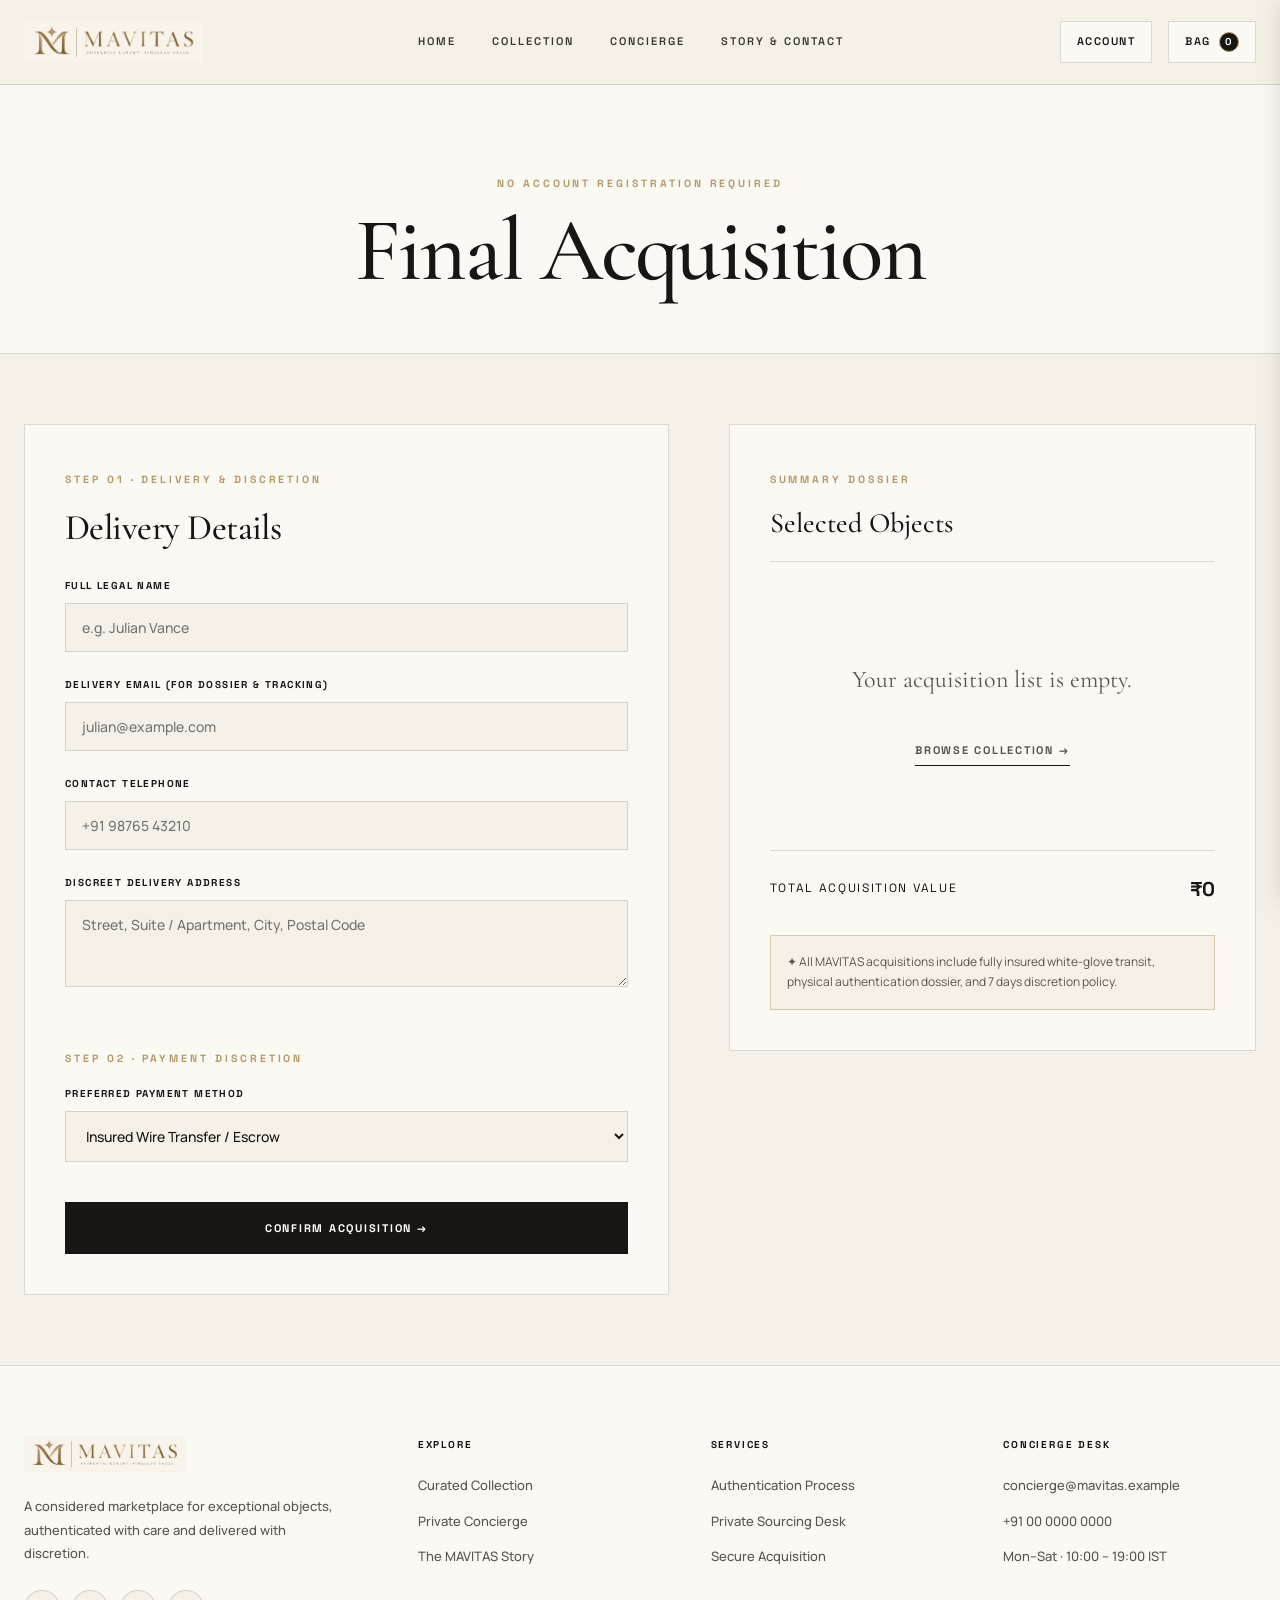
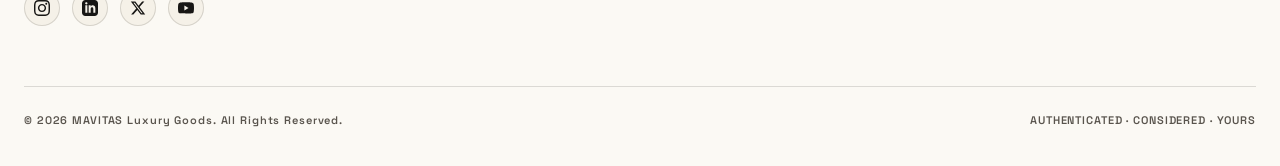
<file: checkout.html>
<!doctype html>
<html lang="en">
<head>
  <meta charset="utf-8">
  <meta name="viewport" content="width=device-width, initial-scale=1">
  <title>Acquisition Checkout — MAVITAS</title>
  <meta name="description" content="Complete your acquisition with discreet insured handling. No user account registration required.">
  <link rel="icon" type="image/png" href="assets/images/favicon.png">
  <link rel="apple-touch-icon" href="assets/images/favicon.png">
  <link rel="stylesheet" href="assets/css/style.css">
</head>
<body>

  <!-- Navigation Header -->
  <header>
    <div class="container nav">
      <a class="logo" href="index.html" aria-label="MAVITAS Home">
        <img src="assets/images/logo.png" alt="MAVITAS Logo">
      </a>

      <nav class="menu" aria-label="Main Navigation">
        <a href="index.html">Home</a>
        <a href="collection.html">Collection</a>
        <a href="concierge.html">Concierge</a>
        <a href="about.html">Story & Contact</a>
      </nav>

      <div class="actions">
        <a class="icon-btn" href="login.html">Account</a>
        <a class="icon-btn cart-trigger" href="checkout.html">Bag <span class="cart-count">0</span></a>
      </div>

      <button class="mobile-menu-btn" id="mobileMenuBtn" aria-label="Open Navigation Menu">
        <span></span>
        <span></span>
        <span></span>
      </button>
    </div>
  </header>

  <!-- Mobile Navigation Drawer -->
  <div class="mobile-menu-overlay" id="mobileMenuOverlay"></div>
  <div class="mobile-menu-drawer" id="mobileMenuDrawer" aria-label="Mobile Navigation Menu">
    <div class="mobile-menu-header">
      <a class="logo" href="index.html">
        <img src="assets/images/logo.png" alt="MAVITAS Logo" style="height: 32px;">
      </a>
      <button class="mobile-menu-close" id="mobileMenuClose" aria-label="Close Menu">✕</button>
    </div>
    <nav class="mobile-menu-links">
      <a href="index.html">Home</a>
      <a href="collection.html">Collection</a>
      <a href="concierge.html">Concierge</a>
      <a href="about.html">Story & Contact</a>
      <div class="mobile-menu-divider"></div>
      <a href="login.html" class="mobile-action-link"><span>✦ Account</span></a>
      <a href="checkout.html" class="mobile-action-link cart-trigger active"><span>✦ Bag</span> <span class="cart-count">0</span></a>
    </nav>
  </div>

  <main>
    <section class="page-hero">
      <div class="container">
        <span class="eyebrow">NO ACCOUNT REGISTRATION REQUIRED</span>
        <h1>Final Acquisition</h1>
      </div>
    </section>

    <section class="container checkout-grid">
      <!-- Form Column -->
      <div class="form-box-editorial">
        <div class="eyebrow" style="margin-bottom:16px;">STEP 01 · DELIVERY & DISCRETION</div>
        <h2 style="font-size:36px; margin-bottom:28px;">Delivery Details</h2>

        <form id="checkoutForm">
          <div class="field">
            <label>Full Legal Name</label>
            <input type="text" required placeholder="e.g. Julian Vance">
          </div>

          <div class="field">
            <label>Delivery Email (For Dossier & Tracking)</label>
            <input type="email" required placeholder="julian@example.com">
          </div>

          <div class="field">
            <label>Contact Telephone</label>
            <input type="tel" required placeholder="+91 98765 43210">
          </div>

          <div class="field">
            <label>Discreet Delivery Address</label>
            <textarea rows="3" required placeholder="Street, Suite / Apartment, City, Postal Code"></textarea>
          </div>

          <div class="eyebrow" style="margin: 32px 0 16px;">STEP 02 · PAYMENT DISCRETION</div>

          <div class="field">
            <label>Preferred Payment Method</label>
            <select required>
              <option>Insured Wire Transfer / Escrow</option>
              <option>Private Banking Escrow</option>
              <option>Credit Card (Encrypted 256-bit)</option>
            </select>
          </div>

          <button type="submit" class="btn primary wide" style="width:100%; margin-top:16px;">
            Confirm Acquisition →
          </button>
        </form>
      </div>

      <!-- Itemized Summary Column -->
      <div class="form-box-editorial" style="height: fit-content;">
        <span class="eyebrow" style="margin-bottom:16px;">SUMMARY DOSSIER</span>
        <h3 style="font-size:28px; margin-bottom:20px;">Selected Objects</h3>

        <div id="checkoutItemsBox" style="border-top:1px solid var(--border-line); margin-bottom:24px; padding-top:12px;">
          <!-- Dynamically populated by main.js -->
        </div>

        <div style="display:flex; justify-content:space-between; align-items:center; border-top:1px solid var(--border-line); padding-top:20px; margin-top:20px;">
          <span style="font-family:var(--font-label); font-size:12px; letter-spacing:0.14em; text-transform:uppercase;">Total Acquisition Value</span>
          <strong id="checkoutTotalDisplay" style="font-family:var(--font-label); font-size:20px;">₹0</strong>
        </div>

        <div style="margin-top:28px; padding:16px; background:var(--bg-primary); border:1px solid var(--border-champagne); font-size:12px; color:var(--text-secondary); line-height:1.7;">
          ✦ All MAVITAS acquisitions include fully insured white-glove transit, physical authentication dossier, and 7 days discretion policy.
        </div>
      </div>
    </section>
  </main>

  <!-- Footer Component with Social Icons -->
  <footer>
    <div class="container footer-grid">
      <div class="footer-brand">
        <a class="logo" href="index.html">
          <img src="assets/images/logo.png" alt="MAVITAS Logo" style="height: 36px;">
        </a>
        <p>
          A considered marketplace for exceptional objects, authenticated with care and delivered with discretion.
        </p>

        <!-- Social Icons -->
        <div class="footer-socials">
          <a href="https://instagram.com" target="_blank" rel="noopener" class="social-icon" aria-label="Instagram">
            <svg viewBox="0 0 24 24"><path d="M12 2.163c3.204 0 3.584.012 4.85.07 3.252.148 4.771 1.691 4.919 4.919.058 1.265.069 1.645.069 4.849 0 3.205-.012 3.584-.069 4.849-.149 3.225-1.664 4.771-4.919 4.919-1.266.058-1.644.07-4.85.07-3.204 0-3.584-.012-4.849-.07-3.26-.149-4.771-1.699-4.919-4.92-.058-1.265-.07-1.644-.07-4.849 0-3.204.013-3.583.07-4.849.149-3.227 1.664-4.771 4.919-4.919 1.266-.057 1.645-.069 4.849-.069zm0-2.163c-3.259 0-3.667.014-4.947.072-4.358.2-6.78 2.618-6.98 6.98-.059 1.281-.073 1.689-.073 4.948 0 3.259.014 3.668.072 4.948.2 4.358 2.618 6.78 6.98 6.98 1.281.058 1.689.072 4.948.072 3.259 0 3.668-.014 4.948-.072 4.354-.2 6.782-2.618 6.979-6.98.059-1.28.073-1.689.073-4.948 0-3.259-.014-3.667-.072-4.947-.196-4.354-2.617-6.78-6.979-6.98-1.281-.059-1.69-.073-4.949-.073zm0 5.838c-3.403 0-6.162 2.759-6.162 6.162s2.759 6.163 6.162 6.163 6.162-2.759 6.162-6.163c0-3.403-2.759-6.162-6.162-6.162zm0 10.162c-2.209 0-4-1.79-4-4 0-2.209 1.791-4 4-4s4 1.791 4 4c0 2.21-1.791 4-4 4zm6.406-11.845c-.796 0-1.441.645-1.441 1.44s.645 1.44 1.441 1.44c.795 0 1.439-.645 1.439-1.44s-.644-1.44-1.439-1.44z"/></svg>
          </a>
          <a href="https://linkedin.com" target="_blank" rel="noopener" class="social-icon" aria-label="LinkedIn">
            <svg viewBox="0 0 24 24"><path d="M19 0h-14c-2.761 0-5 2.239-5 5v14c0 2.761 2.239 5 5 5h14c2.762 0 5-2.239 5-5v-14c0-2.761-2.238-5-5-5zm-11 19h-3v-11h3v11zm-1.5-12.268c-.966 0-1.75-.79-1.75-1.764s.784-1.764 1.75-1.764 1.75.79 1.75 1.764-.783 1.764-1.75 1.764zm13.5 12.268h-3v-5.604c0-3.368-4-3.113-4 0v5.604h-3v-11h3v1.765c1.396-2.586 7-2.777 7 2.476v6.759z"/></svg>
          </a>
          <a href="https://x.com" target="_blank" rel="noopener" class="social-icon" aria-label="X Twitter">
            <svg viewBox="0 0 24 24"><path d="M18.244 2.25h3.308l-7.227 8.26 8.502 11.24H16.17l-5.214-6.817L4.99 21.75H1.68l7.73-8.835L1.254 2.25H8.08l4.713 6.231zm-1.161 17.52h1.833L7.084 4.126H5.117z"/></svg>
          </a>
          <a href="https://youtube.com" target="_blank" rel="noopener" class="social-icon" aria-label="YouTube">
            <svg viewBox="0 0 24 24"><path d="M23.498 6.186a3.016 3.016 0 0 0-2.122-2.136C19.505 3.545 12 3.545 12 3.545s-7.505 0-9.377.505A3.017 3.017 0 0 0 .502 6.186C0 8.07 0 12 0 12s0 3.93.502 5.814a3.016 3.016 0 0 0 2.122 2.136c1.871.505 9.376.505 9.376.505s7.505 0 9.377-.505a3.015 3.015 0 0 0 2.122-2.136C24 15.93 24 12 24 12s0-3.93-.502-5.814zM9.545 15.568V8.432L15.818 12l-6.273 3.568z"/></svg>
          </a>
        </div>
      </div>

      <div>
        <div class="footer-title">Explore</div>
        <div class="footer-links">
          <a href="collection.html">Curated Collection</a>
          <a href="concierge.html">Private Concierge</a>
          <a href="about.html">The MAVITAS Story</a>
        </div>
      </div>

      <div>
        <div class="footer-title">Services</div>
        <div class="footer-links">
          <a href="concierge.html">Authentication Process</a>
          <a href="concierge.html">Private Sourcing Desk</a>
          <a href="checkout.html">Secure Acquisition</a>
        </div>
      </div>

      <div>
        <div class="footer-title">Concierge Desk</div>
        <div class="footer-links">
          <a href="mailto:concierge@mavitas.example">concierge@mavitas.example</a>
          <a href="tel:+910000000000">+91 00 0000 0000</a>
          <span>Mon–Sat · 10:00 – 19:00 IST</span>
        </div>
      </div>
    </div>

    <div class="container copyright-bar">
      <span>© 2026 MAVITAS Luxury Goods. All Rights Reserved.</span>
      <span>AUTHENTICATED · CONSIDERED · YOURS</span>
    </div>
  </footer>

  <script src="assets/js/main.js"></script>
</body>
</html>
</file>
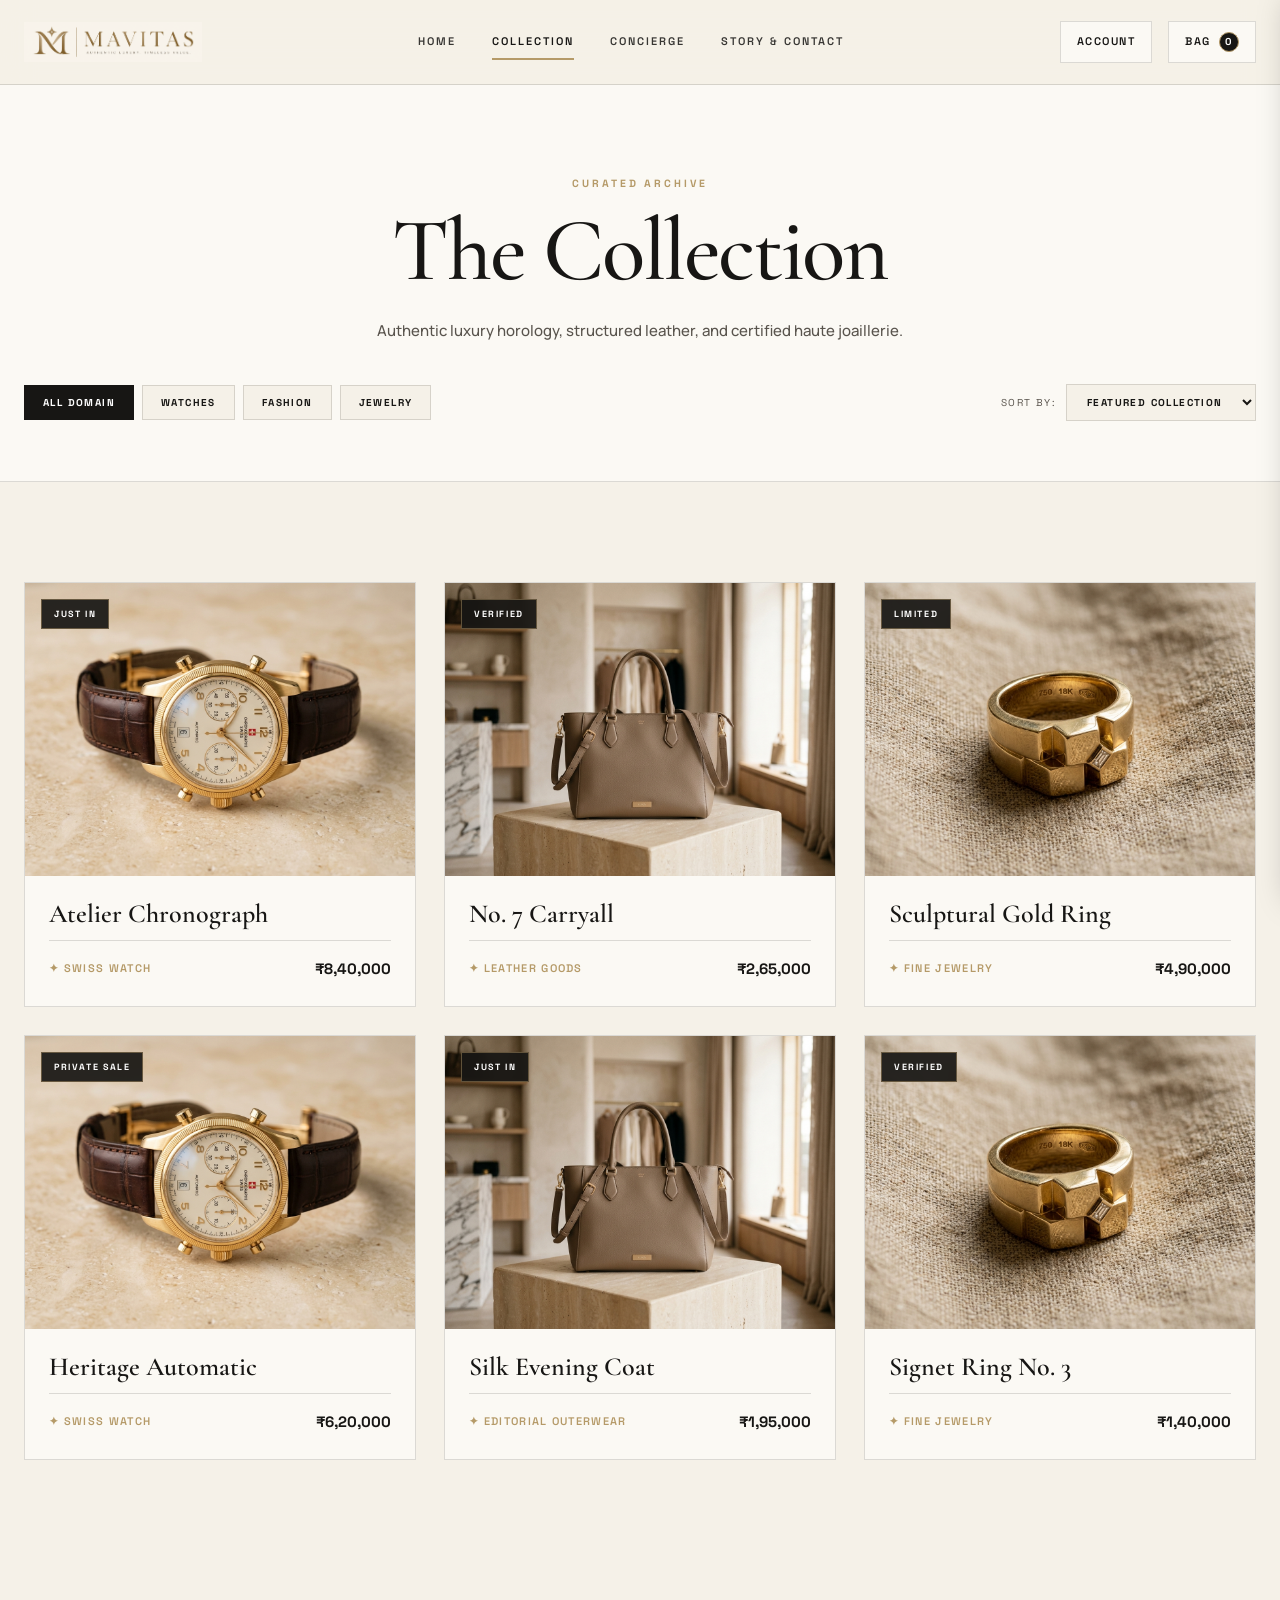
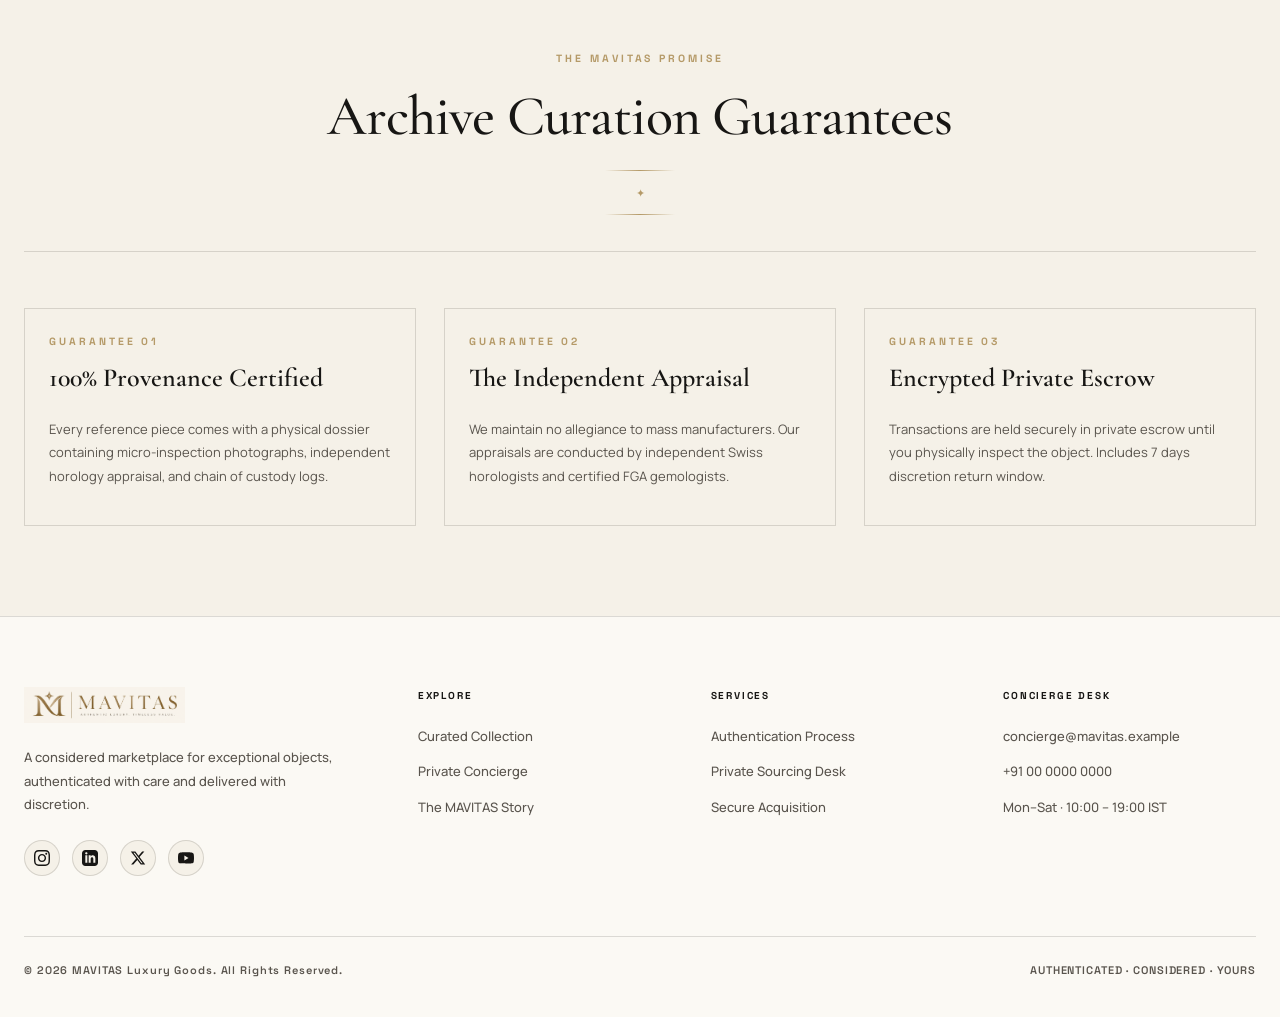
<file: collection.html>
<!doctype html>
<html lang="en">

<head>
  <meta charset="utf-8">
  <meta name="viewport" content="width=device-width, initial-scale=1">
  <title>The Collection — MAVITAS Luxury Archive</title>
  <meta name="description"
    content="Explore the curated MAVITAS archive of rare timepieces, leather goods, fine jewelry, and luxury fashion pieces.">
  <link rel="icon" type="image/png" href="assets/images/favicon.png">
  <link rel="apple-touch-icon" href="assets/images/favicon.png">
  <link rel="stylesheet" href="assets/css/style.css">
</head>

<body>

  <!-- Navigation Header -->
  <header>
    <div class="container nav">
      <a class="logo" href="index.html" aria-label="MAVITAS Home">
        <img src="assets/images/logo.png" alt="MAVITAS Logo">
      </a>

      <nav class="menu" aria-label="Main Navigation">
        <a href="index.html">Home</a>
        <a href="collection.html" class="active">Collection</a>
        <a href="concierge.html">Concierge</a>
        <a href="about.html">Story & Contact</a>
      </nav>

      <div class="actions">
        <a class="icon-btn" href="login.html">Account</a>
        <a class="icon-btn cart-trigger" href="checkout.html">Bag <span class="cart-count">0</span></a>
      </div>

      <button class="mobile-menu-btn" id="mobileMenuBtn" aria-label="Open Navigation Menu">
        <span></span>
        <span></span>
        <span></span>
      </button>
    </div>
  </header>

  <!-- Mobile Navigation Drawer -->
  <div class="mobile-menu-overlay" id="mobileMenuOverlay"></div>
  <div class="mobile-menu-drawer" id="mobileMenuDrawer" aria-label="Mobile Navigation Menu">
    <div class="mobile-menu-header">
      <a class="logo" href="index.html">
        <img src="assets/images/logo.png" alt="MAVITAS Logo" style="height: 32px;">
      </a>
      <button class="mobile-menu-close" id="mobileMenuClose" aria-label="Close Menu">✕</button>
    </div>
    <nav class="mobile-menu-links">
      <a href="index.html">Home</a>
      <a href="collection.html" class="active">Collection</a>
      <a href="concierge.html">Concierge</a>
      <a href="about.html">Story & Contact</a>
      <div class="mobile-menu-divider"></div>
      <a href="login.html" class="mobile-action-link"><span>✦ Account</span></a>
      <a href="checkout.html" class="mobile-action-link cart-trigger"><span>✦ Bag</span> <span class="cart-count">0</span></a>
    </nav>
  </div>

  <main>
    <!-- Page Hero Section -->
    <section class="page-hero">
      <div class="container">
        <span class="eyebrow">CURATED ARCHIVE</span>
        <h1>The Collection</h1>
        <p class="lead">Authentic luxury horology, structured leather, and certified haute joaillerie.</p>

        <!-- Filters & Sorting Bar -->
        <div class="filters-bar">
          <div class="filters-group">
            <button class="filter-btn active" data-cat="all" onclick="filterCollection('all', this)">All Domain</button>
            <button class="filter-btn" data-cat="watch" onclick="filterCollection('watch', this)">Watches</button>
            <button class="filter-btn" data-cat="fashion" onclick="filterCollection('fashion', this)">Fashion</button>
            <button class="filter-btn" data-cat="jewelry" onclick="filterCollection('jewelry', this)">Jewelry</button>
          </div>

          <div style="display:flex; align-items:center; gap:10px;">
            <label
              style="font-family:var(--font-label); font-size:10px; letter-spacing:0.14em; color:var(--text-secondary);">SORT
              BY:</label>
            <select class="sort-select" id="sortSelect" onchange="sortCollection(this.value)">
              <option value="featured">Featured Collection</option>
              <option value="newest">New Arrivals</option>
              <option value="price-low">Price: Low → High</option>
              <option value="price-high">Price: High → Low</option>
            </select>
          </div>
        </div>
      </div>
    </section>

    <!-- Collection Grid Section -->
    <section class="section container">
      <div class="grid" id="collectionGrid">
        <!-- Rendered dynamically by main.js -->
      </div>
    </section>

    <!-- Section 2: NEW - Curation & Acquisition Guarantees -->
    <section class="section container" style="padding: 90px 0;">
      <div class="section-head">
        <span class="eyebrow">THE MAVITAS PROMISE</span>
        <h2>Archive Curation Guarantees</h2>
        <div class="section-head-divider"><span>✦</span></div>
      </div>

      <div class="grid">
        <div class="card transparent">
          <div class="card-body">
            <span class="eyebrow" style="color:var(--accent-champagne); margin-bottom:12px;">GUARANTEE 01</span>
            <div class="card-title">100% Provenance Certified</div>
            <p style="color:var(--text-secondary); font-size:13px;">Every reference piece comes with a physical dossier
              containing micro-inspection photographs, independent horology appraisal, and chain of custody logs.</p>
          </div>
        </div>

        <div class="card transparent">
          <div class="card-body">
            <span class="eyebrow" style="color:var(--accent-champagne); margin-bottom:12px;">GUARANTEE 02</span>
            <div class="card-title">The Independent Appraisal</div>
            <p style="color:var(--text-secondary); font-size:13px;">We maintain no allegiance to mass manufacturers. Our
              appraisals are conducted by independent Swiss horologists and certified FGA gemologists.</p>
          </div>
        </div>

        <div class="card transparent">
          <div class="card-body">
            <span class="eyebrow" style="color:var(--accent-champagne); margin-bottom:12px;">GUARANTEE 03</span>
            <div class="card-title">Encrypted Private Escrow</div>
            <p style="color:var(--text-secondary); font-size:13px;">Transactions are held securely in private escrow
              until you physically inspect the object. Includes 7 days discretion return window.</p>
          </div>
        </div>
      </div>
    </section>
  </main>

  <!-- Footer Component with Social Icons -->
  <footer>
    <div class="container footer-grid">
      <div class="footer-brand">
        <a class="logo" href="index.html">
          <img src="assets/images/logo.png" alt="MAVITAS Logo" style="height: 36px;">
        </a>
        <p>
          A considered marketplace for exceptional objects, authenticated with care and delivered with discretion.
        </p>

        <!-- Social Icons -->
        <div class="footer-socials">
          <a href="https://instagram.com" target="_blank" rel="noopener" class="social-icon" aria-label="Instagram">
            <svg viewBox="0 0 24 24">
              <path
                d="M12 2.163c3.204 0 3.584.012 4.85.07 3.252.148 4.771 1.691 4.919 4.919.058 1.265.069 1.645.069 4.849 0 3.205-.012 3.584-.069 4.849-.149 3.225-1.664 4.771-4.919 4.919-1.266.058-1.644.07-4.85.07-3.204 0-3.584-.012-4.849-.07-3.26-.149-4.771-1.699-4.919-4.92-.058-1.265-.07-1.644-.07-4.849 0-3.204.013-3.583.07-4.849.149-3.227 1.664-4.771 4.919-4.919 1.266-.057 1.645-.069 4.849-.069zm0-2.163c-3.259 0-3.667.014-4.947.072-4.358.2-6.78 2.618-6.98 6.98-.059 1.281-.073 1.689-.073 4.948 0 3.259.014 3.668.072 4.948.2 4.358 2.618 6.78 6.98 6.98 1.281.058 1.689.072 4.948.072 3.259 0 3.668-.014 4.948-.072 4.354-.2 6.782-2.618 6.979-6.98.059-1.28.073-1.689.073-4.948 0-3.259-.014-3.667-.072-4.947-.196-4.354-2.617-6.78-6.979-6.98-1.281-.059-1.69-.073-4.949-.073zm0 5.838c-3.403 0-6.162 2.759-6.162 6.162s2.759 6.163 6.162 6.163 6.162-2.759 6.162-6.163c0-3.403-2.759-6.162-6.162-6.162zm0 10.162c-2.209 0-4-1.79-4-4 0-2.209 1.791-4 4-4s4 1.791 4 4c0 2.21-1.791 4-4 4zm6.406-11.845c-.796 0-1.441.645-1.441 1.44s.645 1.44 1.441 1.44c.795 0 1.439-.645 1.439-1.44s-.644-1.44-1.439-1.44z" />
            </svg>
          </a>
          <a href="https://linkedin.com" target="_blank" rel="noopener" class="social-icon" aria-label="LinkedIn">
            <svg viewBox="0 0 24 24">
              <path
                d="M19 0h-14c-2.761 0-5 2.239-5 5v14c0 2.761 2.239 5 5 5h14c2.762 0 5-2.239 5-5v-14c0-2.761-2.238-5-5-5zm-11 19h-3v-11h3v11zm-1.5-12.268c-.966 0-1.75-.79-1.75-1.764s.784-1.764 1.75-1.764 1.75.79 1.75 1.764-.783 1.764-1.75 1.764zm13.5 12.268h-3v-5.604c0-3.368-4-3.113-4 0v5.604h-3v-11h3v1.765c1.396-2.586 7-2.777 7 2.476v6.759z" />
            </svg>
          </a>
          <a href="https://x.com" target="_blank" rel="noopener" class="social-icon" aria-label="X Twitter">
            <svg viewBox="0 0 24 24">
              <path
                d="M18.244 2.25h3.308l-7.227 8.26 8.502 11.24H16.17l-5.214-6.817L4.99 21.75H1.68l7.73-8.835L1.254 2.25H8.08l4.713 6.231zm-1.161 17.52h1.833L7.084 4.126H5.117z" />
            </svg>
          </a>
          <a href="https://youtube.com" target="_blank" rel="noopener" class="social-icon" aria-label="YouTube">
            <svg viewBox="0 0 24 24">
              <path
                d="M23.498 6.186a3.016 3.016 0 0 0-2.122-2.136C19.505 3.545 12 3.545 12 3.545s-7.505 0-9.377.505A3.017 3.017 0 0 0 .502 6.186C0 8.07 0 12 0 12s0 3.93.502 5.814a3.016 3.016 0 0 0 2.122 2.136c1.871.505 9.376.505 9.376.505s7.505 0 9.377-.505a3.015 3.015 0 0 0 2.122-2.136C24 15.93 24 12 24 12s0-3.93-.502-5.814zM9.545 15.568V8.432L15.818 12l-6.273 3.568z" />
            </svg>
          </a>
        </div>
      </div>

      <div>
        <div class="footer-title">Explore</div>
        <div class="footer-links">
          <a href="collection.html">Curated Collection</a>
          <a href="concierge.html">Private Concierge</a>
          <a href="about.html">The MAVITAS Story</a>
        </div>
      </div>

      <div>
        <div class="footer-title">Services</div>
        <div class="footer-links">
          <a href="concierge.html">Authentication Process</a>
          <a href="concierge.html">Private Sourcing Desk</a>
          <a href="checkout.html">Secure Acquisition</a>
        </div>
      </div>

      <div>
        <div class="footer-title">Concierge Desk</div>
        <div class="footer-links">
          <a href="mailto:concierge@mavitas.example">concierge@mavitas.example</a>
          <a href="tel:+910000000000">+91 00 0000 0000</a>
          <span>Mon–Sat · 10:00 – 19:00 IST</span>
        </div>
      </div>
    </div>

    <div class="container copyright-bar">
      <span>© 2026 MAVITAS Luxury Goods. All Rights Reserved.</span>
      <span>AUTHENTICATED · CONSIDERED · YOURS</span>
    </div>
  </footer>

  <script src="assets/js/main.js"></script>
</body>

</html>
</file>
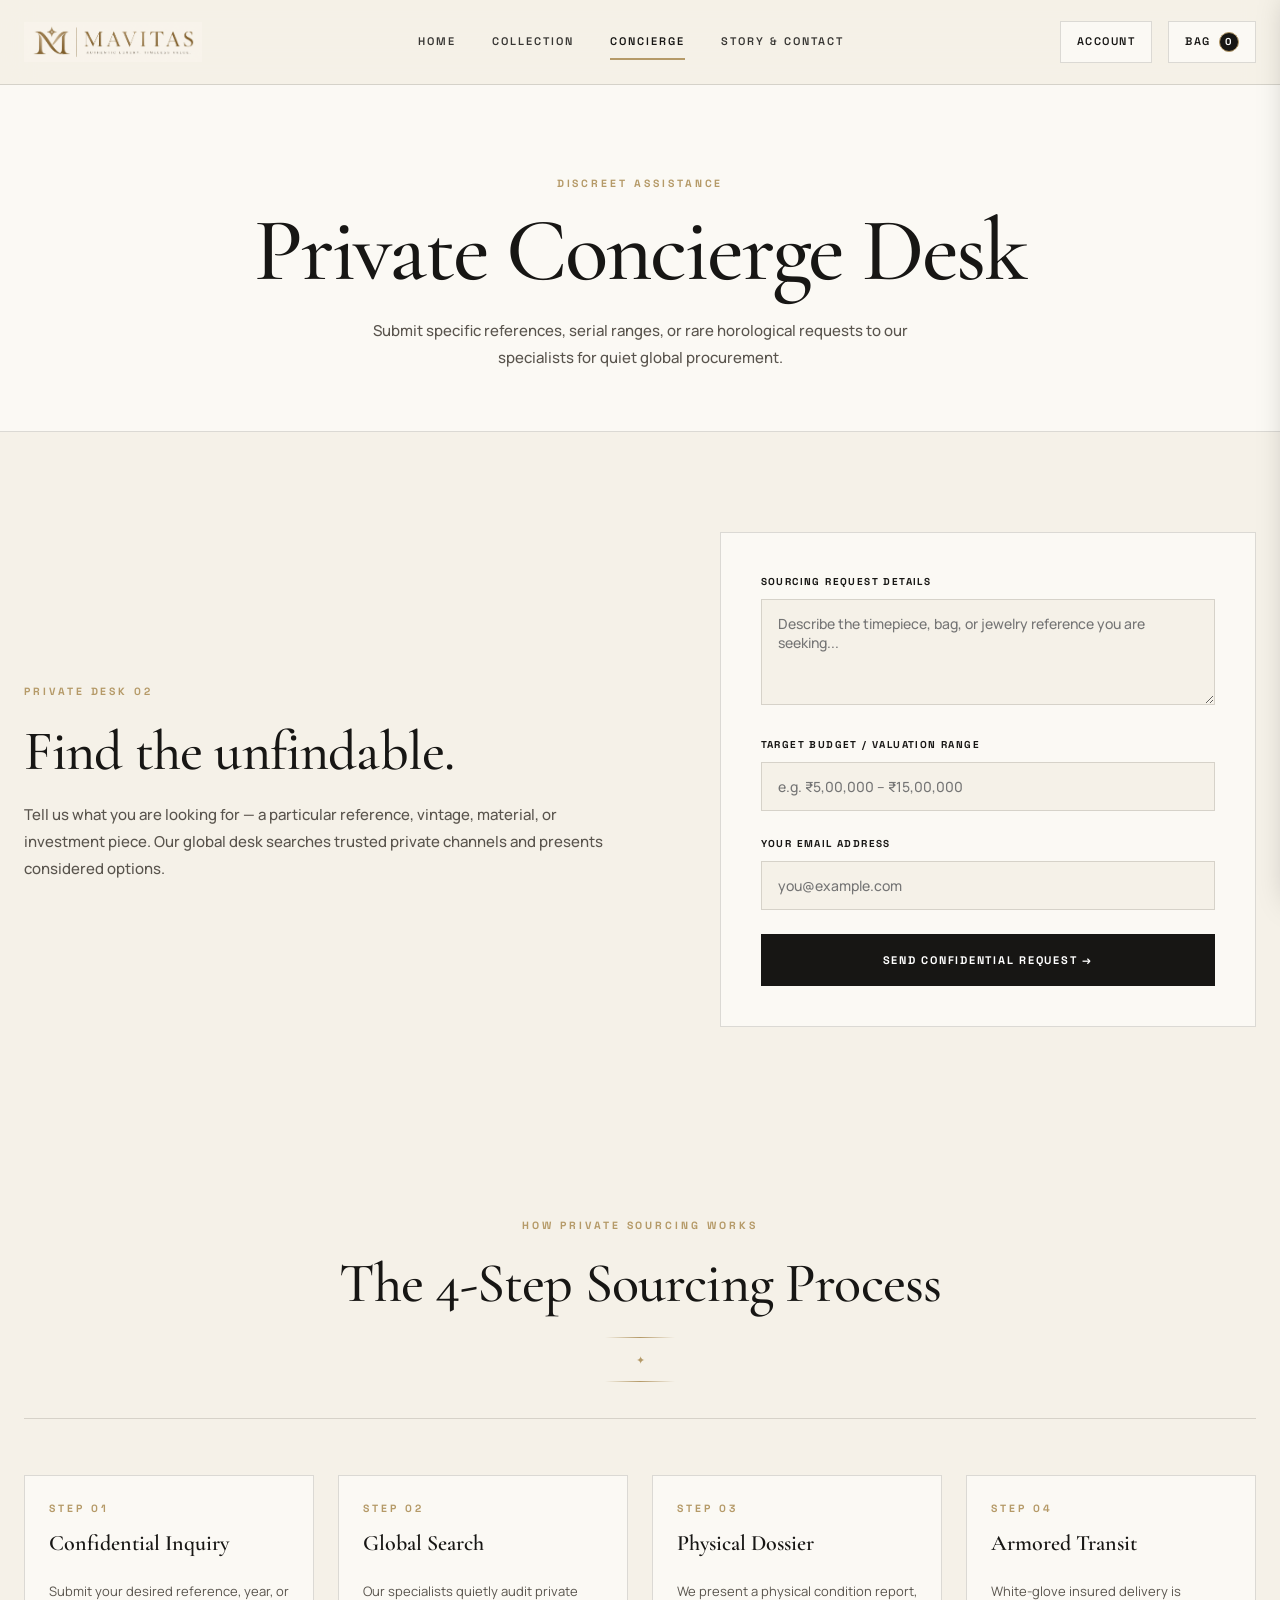
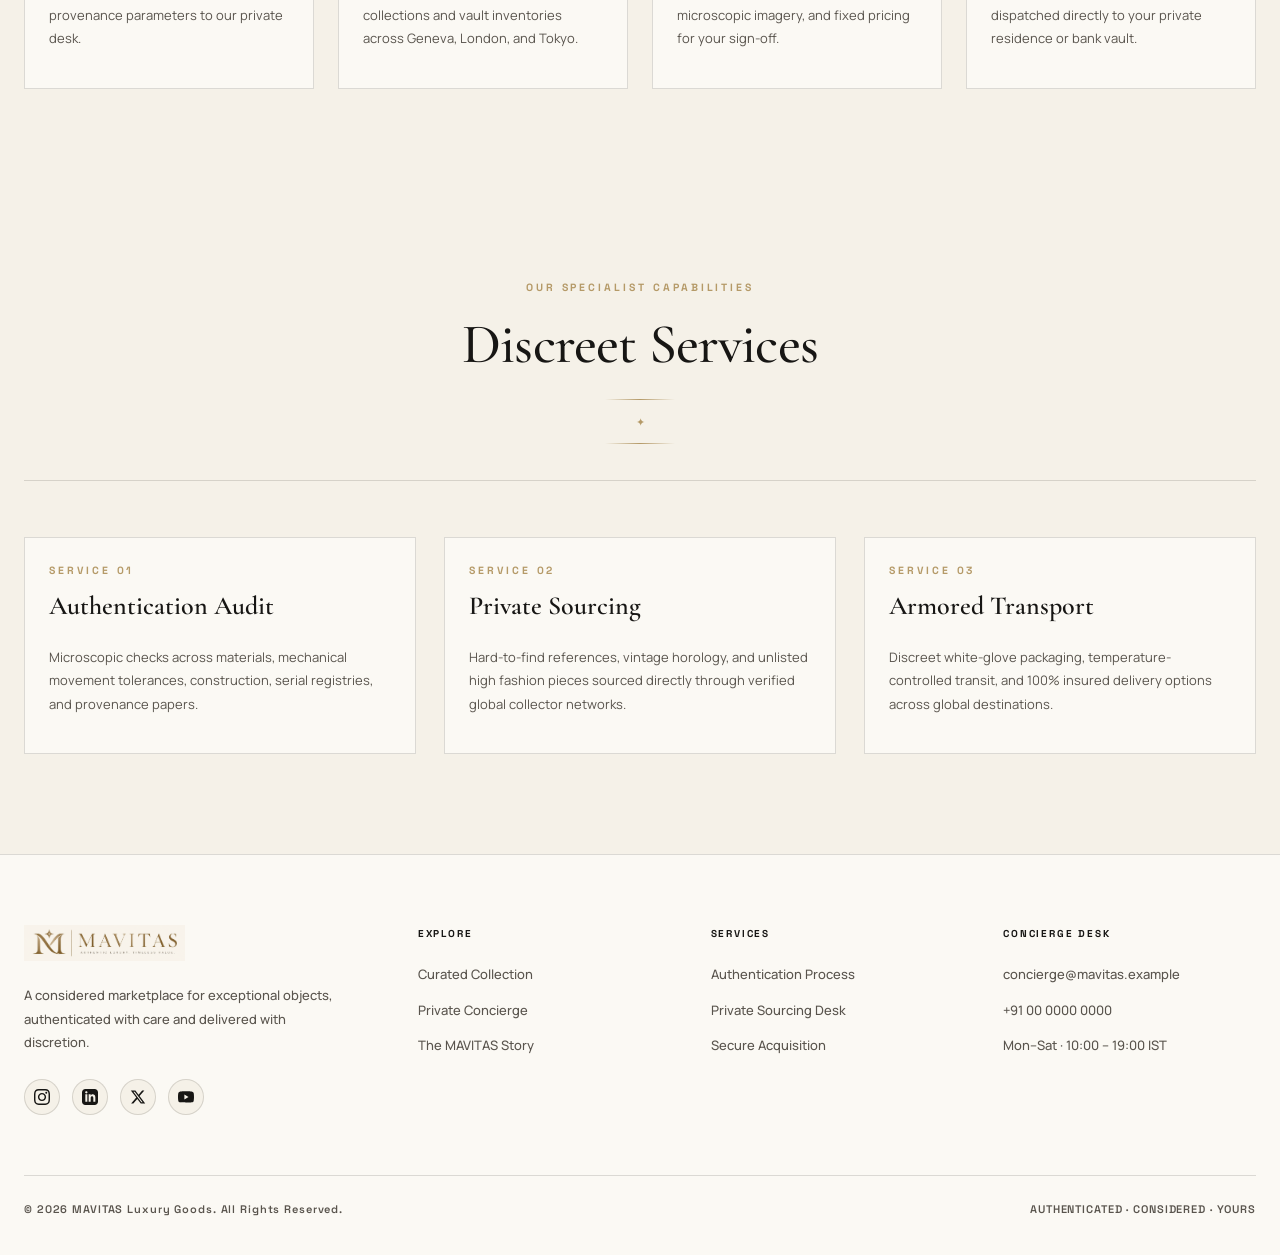
<file: concierge.html>
<!doctype html>
<html lang="en">
<head>
  <meta charset="utf-8">
  <meta name="viewport" content="width=device-width, initial-scale=1">
  <title>Private Concierge — MAVITAS Sourcing Desk</title>
  <meta name="description" content="Request private sourcing for unlisted timepieces, rare leather goods, and haute joaillerie with MAVITAS.">
  <link rel="icon" type="image/png" href="assets/images/favicon.png">
  <link rel="apple-touch-icon" href="assets/images/favicon.png">
  <link rel="stylesheet" href="assets/css/style.css">
</head>
<body>

  <!-- Navigation Header -->
  <header>
    <div class="container nav">
      <a class="logo" href="index.html" aria-label="MAVITAS Home">
        <img src="assets/images/logo.png" alt="MAVITAS Logo">
      </a>

      <nav class="menu" aria-label="Main Navigation">
        <a href="index.html">Home</a>
        <a href="collection.html">Collection</a>
        <a href="concierge.html" class="active">Concierge</a>
        <a href="about.html">Story & Contact</a>
      </nav>

      <div class="actions">
        <a class="icon-btn" href="login.html">Account</a>
        <a class="icon-btn cart-trigger" href="checkout.html">Bag <span class="cart-count">0</span></a>
      </div>

      <button class="mobile-menu-btn" id="mobileMenuBtn" aria-label="Open Navigation Menu">
        <span></span>
        <span></span>
        <span></span>
      </button>
    </div>
  </header>

  <!-- Mobile Navigation Drawer -->
  <div class="mobile-menu-overlay" id="mobileMenuOverlay"></div>
  <div class="mobile-menu-drawer" id="mobileMenuDrawer" aria-label="Mobile Navigation Menu">
    <div class="mobile-menu-header">
      <a class="logo" href="index.html">
        <img src="assets/images/logo.png" alt="MAVITAS Logo" style="height: 32px;">
      </a>
      <button class="mobile-menu-close" id="mobileMenuClose" aria-label="Close Menu">✕</button>
    </div>
    <nav class="mobile-menu-links">
      <a href="index.html">Home</a>
      <a href="collection.html">Collection</a>
      <a href="concierge.html" class="active">Concierge</a>
      <a href="about.html">Story & Contact</a>
      <div class="mobile-menu-divider"></div>
      <a href="login.html" class="mobile-action-link"><span>✦ Account</span></a>
      <a href="checkout.html" class="mobile-action-link cart-trigger"><span>✦ Bag</span> <span class="cart-count">0</span></a>
    </nav>
  </div>

  <main>
    <!-- Page Hero Section -->
    <section class="page-hero">
      <div class="container">
        <span class="eyebrow">DISCREET ASSISTANCE</span>
        <h1>Private Concierge Desk</h1>
        <p class="lead">Submit specific references, serial ranges, or rare horological requests to our specialists for quiet global procurement.</p>
      </div>
    </section>

    <!-- Sourcing Form Section -->
    <section class="section container">
      <div class="hero-editorial" style="min-height: auto; padding: 0;">
        <div>
          <span class="eyebrow" style="margin-bottom:16px;">PRIVATE DESK 02</span>
          <h2>Find the unfindable.</h2>
          <p class="lead" style="margin-top: 16px;">
            Tell us what you are looking for — a particular reference, vintage, material, or investment piece. Our global desk searches trusted private channels and presents considered options.
          </p>
        </div>

        <div class="form-box-editorial">
          <form data-demo>
            <div class="field">
              <label>Sourcing Request Details</label>
              <textarea rows="4" required placeholder="Describe the timepiece, bag, or jewelry reference you are seeking..."></textarea>
            </div>

            <div class="field">
              <label>Target Budget / Valuation Range</label>
              <input type="text" placeholder="e.g. ₹5,00,000 – ₹15,00,000">
            </div>

            <div class="field">
              <label>Your Email Address</label>
              <input type="email" required placeholder="you@example.com">
            </div>

            <button class="btn primary wide" style="width:100%;">Send Confidential Request →</button>
          </form>
        </div>
      </div>
    </section>

    <!-- Section 2: NEW - Sourcing Process Timeline -->
    <section class="section container" style="padding: 90px 0;">
      <div class="section-head">
        <span class="eyebrow">HOW PRIVATE SOURCING WORKS</span>
        <h2>The 4-Step Sourcing Process</h2>
        <div class="section-head-divider"><span>✦</span></div>
      </div>

      <div class="grid-4">
        <div class="card">
          <div class="card-body">
            <span class="eyebrow" style="color:var(--accent-champagne); margin-bottom:12px;">STEP 01</span>
            <div class="card-title" style="font-size:22px;">Confidential Inquiry</div>
            <p style="color:var(--text-secondary); font-size:13px;">Submit your desired reference, year, or provenance parameters to our private desk.</p>
          </div>
        </div>

        <div class="card">
          <div class="card-body">
            <span class="eyebrow" style="color:var(--accent-champagne); margin-bottom:12px;">STEP 02</span>
            <div class="card-title" style="font-size:22px;">Global Search</div>
            <p style="color:var(--text-secondary); font-size:13px;">Our specialists quietly audit private collections and vault inventories across Geneva, London, and Tokyo.</p>
          </div>
        </div>

        <div class="card">
          <div class="card-body">
            <span class="eyebrow" style="color:var(--accent-champagne); margin-bottom:12px;">STEP 03</span>
            <div class="card-title" style="font-size:22px;">Physical Dossier</div>
            <p style="color:var(--text-secondary); font-size:13px;">We present a physical condition report, microscopic imagery, and fixed pricing for your sign-off.</p>
          </div>
        </div>

        <div class="card">
          <div class="card-body">
            <span class="eyebrow" style="color:var(--accent-champagne); margin-bottom:12px;">STEP 04</span>
            <div class="card-title" style="font-size:22px;">Armored Transit</div>
            <p style="color:var(--text-secondary); font-size:13px;">White-glove insured delivery is dispatched directly to your private residence or bank vault.</p>
          </div>
        </div>
      </div>
    </section>

    <!-- Services Overview -->
    <section class="section container">
      <div class="section-head">
        <span class="eyebrow">OUR SPECIALIST CAPABILITIES</span>
        <h2>Discreet Services</h2>
        <div class="section-head-divider"><span>✦</span></div>
      </div>

      <div class="grid">
        <div class="card">
          <div class="card-body">
            <span class="eyebrow" style="color:var(--accent-champagne); margin-bottom:12px;">SERVICE 01</span>
            <div class="card-title">Authentication Audit</div>
            <p style="color:var(--text-secondary); font-size:13px;">Microscopic checks across materials, mechanical movement tolerances, construction, serial registries, and provenance papers.</p>
          </div>
        </div>

        <div class="card">
          <div class="card-body">
            <span class="eyebrow" style="color:var(--accent-champagne); margin-bottom:12px;">SERVICE 02</span>
            <div class="card-title">Private Sourcing</div>
            <p style="color:var(--text-secondary); font-size:13px;">Hard-to-find references, vintage horology, and unlisted high fashion pieces sourced directly through verified global collector networks.</p>
          </div>
        </div>

        <div class="card">
          <div class="card-body">
            <span class="eyebrow" style="color:var(--accent-champagne); margin-bottom:12px;">SERVICE 03</span>
            <div class="card-title">Armored Transport</div>
            <p style="color:var(--text-secondary); font-size:13px;">Discreet white-glove packaging, temperature-controlled transit, and 100% insured delivery options across global destinations.</p>
          </div>
        </div>
      </div>
    </section>
  </main>

  <!-- Footer Component with Social Icons -->
  <footer>
    <div class="container footer-grid">
      <div class="footer-brand">
        <a class="logo" href="index.html">
          <img src="assets/images/logo.png" alt="MAVITAS Logo" style="height: 36px;">
        </a>
        <p>
          A considered marketplace for exceptional objects, authenticated with care and delivered with discretion.
        </p>

        <!-- Social Icons -->
        <div class="footer-socials">
          <a href="https://instagram.com" target="_blank" rel="noopener" class="social-icon" aria-label="Instagram">
            <svg viewBox="0 0 24 24"><path d="M12 2.163c3.204 0 3.584.012 4.85.07 3.252.148 4.771 1.691 4.919 4.919.058 1.265.069 1.645.069 4.849 0 3.205-.012 3.584-.069 4.849-.149 3.225-1.664 4.771-4.919 4.919-1.266.058-1.644.07-4.85.07-3.204 0-3.584-.012-4.849-.07-3.26-.149-4.771-1.699-4.919-4.92-.058-1.265-.07-1.644-.07-4.849 0-3.204.013-3.583.07-4.849.149-3.227 1.664-4.771 4.919-4.919 1.266-.057 1.645-.069 4.849-.069zm0-2.163c-3.259 0-3.667.014-4.947.072-4.358.2-6.78 2.618-6.98 6.98-.059 1.281-.073 1.689-.073 4.948 0 3.259.014 3.668.072 4.948.2 4.358 2.618 6.78 6.98 6.98 1.281.058 1.689.072 4.948.072 3.259 0 3.668-.014 4.948-.072 4.354-.2 6.782-2.618 6.979-6.98.059-1.28.073-1.689.073-4.948 0-3.259-.014-3.667-.072-4.947-.196-4.354-2.617-6.78-6.979-6.98-1.281-.059-1.69-.073-4.949-.073zm0 5.838c-3.403 0-6.162 2.759-6.162 6.162s2.759 6.163 6.162 6.163 6.162-2.759 6.162-6.163c0-3.403-2.759-6.162-6.162-6.162zm0 10.162c-2.209 0-4-1.79-4-4 0-2.209 1.791-4 4-4s4 1.791 4 4c0 2.21-1.791 4-4 4zm6.406-11.845c-.796 0-1.441.645-1.441 1.44s.645 1.44 1.441 1.44c.795 0 1.439-.645 1.439-1.44s-.644-1.44-1.439-1.44z"/></svg>
          </a>
          <a href="https://linkedin.com" target="_blank" rel="noopener" class="social-icon" aria-label="LinkedIn">
            <svg viewBox="0 0 24 24"><path d="M19 0h-14c-2.761 0-5 2.239-5 5v14c0 2.761 2.239 5 5 5h14c2.762 0 5-2.239 5-5v-14c0-2.761-2.238-5-5-5zm-11 19h-3v-11h3v11zm-1.5-12.268c-.966 0-1.75-.79-1.75-1.764s.784-1.764 1.75-1.764 1.75.79 1.75 1.764-.783 1.764-1.75 1.764zm13.5 12.268h-3v-5.604c0-3.368-4-3.113-4 0v5.604h-3v-11h3v1.765c1.396-2.586 7-2.777 7 2.476v6.759z"/></svg>
          </a>
          <a href="https://x.com" target="_blank" rel="noopener" class="social-icon" aria-label="X Twitter">
            <svg viewBox="0 0 24 24"><path d="M18.244 2.25h3.308l-7.227 8.26 8.502 11.24H16.17l-5.214-6.817L4.99 21.75H1.68l7.73-8.835L1.254 2.25H8.08l4.713 6.231zm-1.161 17.52h1.833L7.084 4.126H5.117z"/></svg>
          </a>
          <a href="https://youtube.com" target="_blank" rel="noopener" class="social-icon" aria-label="YouTube">
            <svg viewBox="0 0 24 24"><path d="M23.498 6.186a3.016 3.016 0 0 0-2.122-2.136C19.505 3.545 12 3.545 12 3.545s-7.505 0-9.377.505A3.017 3.017 0 0 0 .502 6.186C0 8.07 0 12 0 12s0 3.93.502 5.814a3.016 3.016 0 0 0 2.122 2.136c1.871.505 9.376.505 9.376.505s7.505 0 9.377-.505a3.015 3.015 0 0 0 2.122-2.136C24 15.93 24 12 24 12s0-3.93-.502-5.814zM9.545 15.568V8.432L15.818 12l-6.273 3.568z"/></svg>
          </a>
        </div>
      </div>

      <div>
        <div class="footer-title">Explore</div>
        <div class="footer-links">
          <a href="collection.html">Curated Collection</a>
          <a href="concierge.html">Private Concierge</a>
          <a href="about.html">The MAVITAS Story</a>
        </div>
      </div>

      <div>
        <div class="footer-title">Services</div>
        <div class="footer-links">
          <a href="concierge.html">Authentication Process</a>
          <a href="concierge.html">Private Sourcing Desk</a>
          <a href="checkout.html">Secure Acquisition</a>
        </div>
      </div>

      <div>
        <div class="footer-title">Concierge Desk</div>
        <div class="footer-links">
          <a href="mailto:concierge@mavitas.example">concierge@mavitas.example</a>
          <a href="tel:+910000000000">+91 00 0000 0000</a>
          <span>Mon–Sat · 10:00 – 19:00 IST</span>
        </div>
      </div>
    </div>

    <div class="container copyright-bar">
      <span>© 2026 MAVITAS Luxury Goods. All Rights Reserved.</span>
      <span>AUTHENTICATED · CONSIDERED · YOURS</span>
    </div>
  </footer>

  <script src="assets/js/main.js"></script>
</body>
</html>
</file>
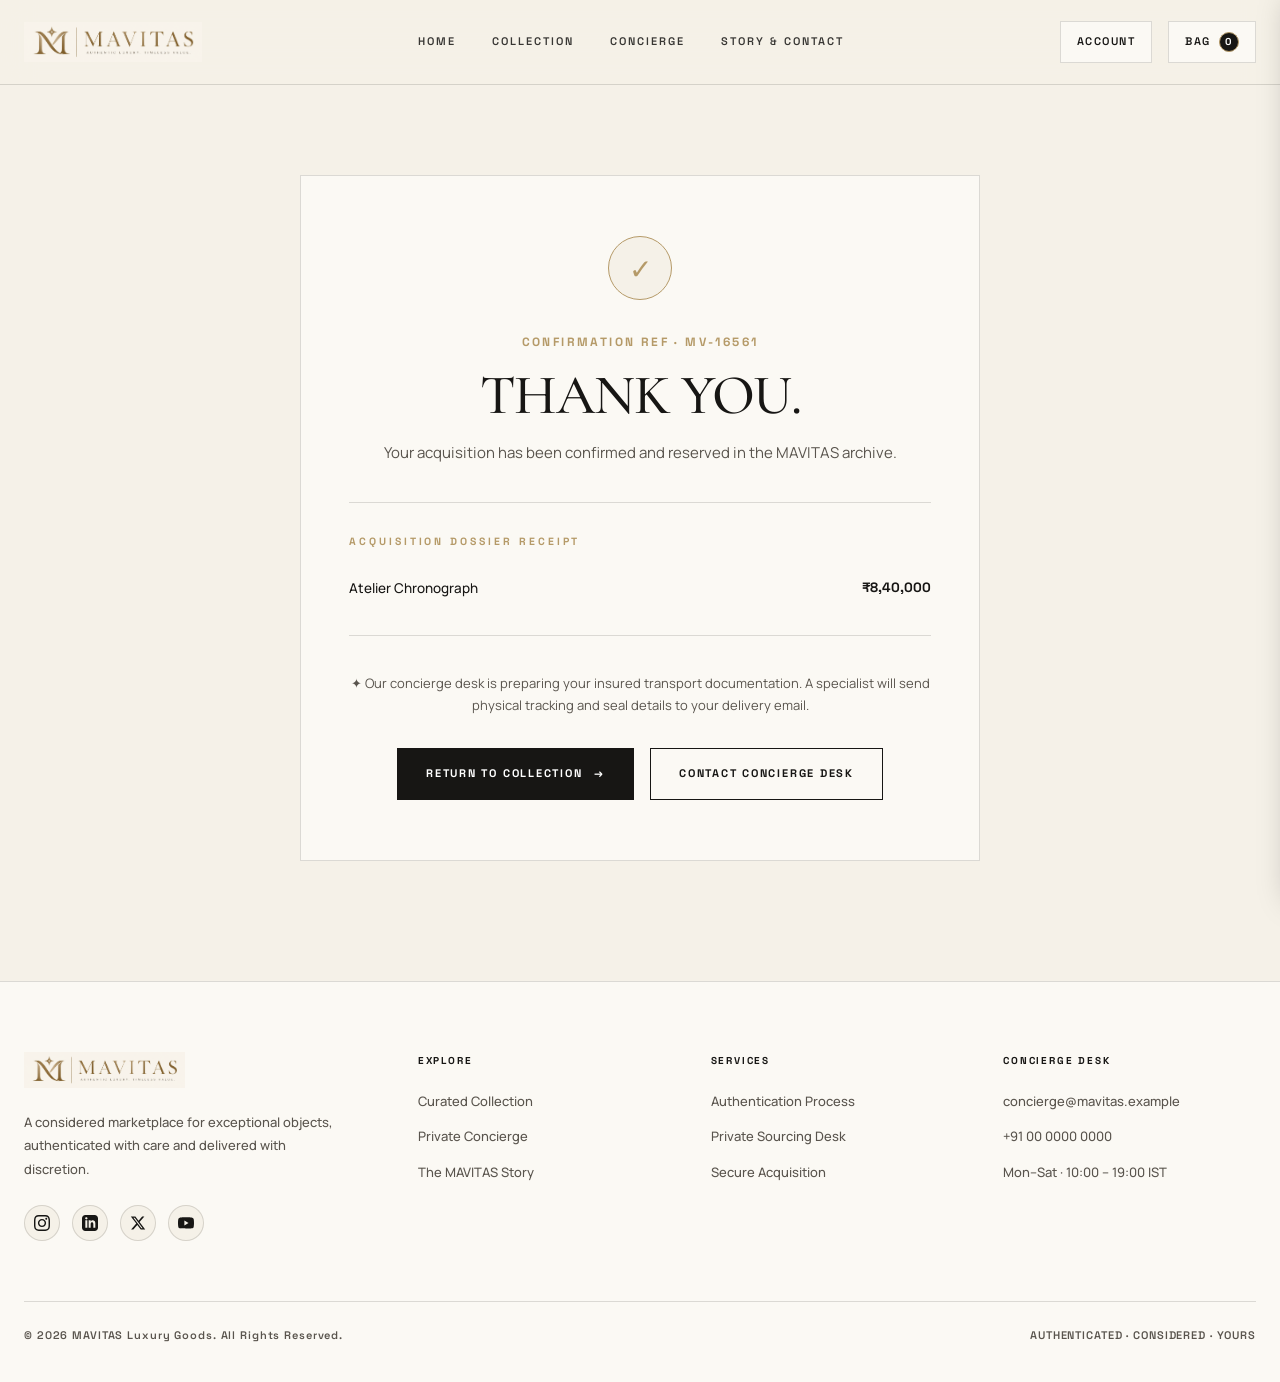
<file: confirmation.html>
<!doctype html>
<html lang="en">
<head>
  <meta charset="utf-8">
  <meta name="viewport" content="width=device-width, initial-scale=1">
  <title>Acquisition Confirmed — MAVITAS Dossier</title>
  <meta name="description" content="Your MAVITAS acquisition has been confirmed with insured transport allocation.">
  <link rel="icon" type="image/png" href="assets/images/favicon.png">
  <link rel="apple-touch-icon" href="assets/images/favicon.png">
  <link rel="stylesheet" href="assets/css/style.css">
</head>
<body>

  <!-- Navigation Header -->
  <header>
    <div class="container nav">
      <a class="logo" href="index.html" aria-label="MAVITAS Home">
        <img src="assets/images/logo.png" alt="MAVITAS Logo">
      </a>

      <nav class="menu" aria-label="Main Navigation">
        <a href="index.html">Home</a>
        <a href="collection.html">Collection</a>
        <a href="concierge.html">Concierge</a>
        <a href="about.html">Story & Contact</a>
      </nav>

      <div class="actions">
        <a class="icon-btn" href="login.html">Account</a>
        <a class="icon-btn cart-trigger" href="checkout.html">Bag <span class="cart-count">0</span></a>
      </div>

      <button class="mobile-menu-btn" id="mobileMenuBtn" aria-label="Open Navigation Menu">
        <span></span>
        <span></span>
        <span></span>
      </button>
    </div>
  </header>

  <!-- Mobile Navigation Drawer -->
  <div class="mobile-menu-overlay" id="mobileMenuOverlay"></div>
  <div class="mobile-menu-drawer" id="mobileMenuDrawer" aria-label="Mobile Navigation Menu">
    <div class="mobile-menu-header">
      <a class="logo" href="index.html">
        <img src="assets/images/logo.png" alt="MAVITAS Logo" style="height: 32px;">
      </a>
      <button class="mobile-menu-close" id="mobileMenuClose" aria-label="Close Menu">✕</button>
    </div>
    <nav class="mobile-menu-links">
      <a href="index.html">Home</a>
      <a href="collection.html">Collection</a>
      <a href="concierge.html">Concierge</a>
      <a href="about.html">Story & Contact</a>
      <div class="mobile-menu-divider"></div>
      <a href="login.html" class="mobile-action-link"><span>✦ Account</span></a>
      <a href="checkout.html" class="mobile-action-link cart-trigger"><span>✦ Bag</span> <span class="cart-count">0</span></a>
    </nav>
  </div>

  <main>
    <div class="confirmation-container">
      <div class="confirmation-badge">
        ✓
      </div>

      <div class="confirmation-order-num">CONFIRMATION REF · <span id="orderNumberDisplay">MV-28491</span></div>
      <h1 style="font-size: clamp(36px, 5vw, 56px); margin-bottom: 12px;">THANK YOU.</h1>
      <p style="color: var(--text-secondary); font-size: 15px;">
        Your acquisition has been confirmed and reserved in the MAVITAS archive.
      </p>

      <div class="order-receipt">
        <div class="eyebrow" style="margin-bottom: 14px;">ACQUISITION DOSSIER RECEIPT</div>
        <div id="confirmationSummaryBox">
          <!-- Dynamically populated by main.js -->
        </div>
      </div>

      <div style="margin-bottom: 32px; font-size: 13px; color: var(--text-secondary); line-height: 1.7;">
        ✦ Our concierge desk is preparing your insured transport documentation. A specialist will send physical tracking and seal details to your delivery email.
      </div>

      <div style="display:flex; justify-content:center; gap:16px; flex-wrap:wrap;">
        <a class="btn primary" href="collection.html">Return to Collection <span class="btn-arrow">→</span></a>
        <a class="btn" href="concierge.html">Contact Concierge Desk</a>
      </div>
    </div>
  </main>

  <!-- Footer Component with Social Icons -->
  <footer>
    <div class="container footer-grid">
      <div class="footer-brand">
        <a class="logo" href="index.html">
          <img src="assets/images/logo.png" alt="MAVITAS Logo" style="height: 36px;">
        </a>
        <p>
          A considered marketplace for exceptional objects, authenticated with care and delivered with discretion.
        </p>

        <!-- Social Icons -->
        <div class="footer-socials">
          <a href="https://instagram.com" target="_blank" rel="noopener" class="social-icon" aria-label="Instagram">
            <svg viewBox="0 0 24 24"><path d="M12 2.163c3.204 0 3.584.012 4.85.07 3.252.148 4.771 1.691 4.919 4.919.058 1.265.069 1.645.069 4.849 0 3.205-.012 3.584-.069 4.849-.149 3.225-1.664 4.771-4.919 4.919-1.266.058-1.644.07-4.85.07-3.204 0-3.584-.012-4.849-.07-3.26-.149-4.771-1.699-4.919-4.92-.058-1.265-.07-1.644-.07-4.849 0-3.204.013-3.583.07-4.849.149-3.227 1.664-4.771 4.919-4.919 1.266-.057 1.645-.069 4.849-.069zm0-2.163c-3.259 0-3.667.014-4.947.072-4.358.2-6.78 2.618-6.98 6.98-.059 1.281-.073 1.689-.073 4.948 0 3.259.014 3.668.072 4.948.2 4.358 2.618 6.78 6.98 6.98 1.281.058 1.689.072 4.948.072 3.259 0 3.668-.014 4.948-.072 4.354-.2 6.782-2.618 6.979-6.98.059-1.28.073-1.689.073-4.948 0-3.259-.014-3.667-.072-4.947-.196-4.354-2.617-6.78-6.979-6.98-1.281-.059-1.69-.073-4.949-.073zm0 5.838c-3.403 0-6.162 2.759-6.162 6.162s2.759 6.163 6.162 6.163 6.162-2.759 6.162-6.163c0-3.403-2.759-6.162-6.162-6.162zm0 10.162c-2.209 0-4-1.79-4-4 0-2.209 1.791-4 4-4s4 1.791 4 4c0 2.21-1.791 4-4 4zm6.406-11.845c-.796 0-1.441.645-1.441 1.44s.645 1.44 1.441 1.44c.795 0 1.439-.645 1.439-1.44s-.644-1.44-1.439-1.44z"/></svg>
          </a>
          <a href="https://linkedin.com" target="_blank" rel="noopener" class="social-icon" aria-label="LinkedIn">
            <svg viewBox="0 0 24 24"><path d="M19 0h-14c-2.761 0-5 2.239-5 5v14c0 2.761 2.239 5 5 5h14c2.762 0 5-2.239 5-5v-14c0-2.761-2.238-5-5-5zm-11 19h-3v-11h3v11zm-1.5-12.268c-.966 0-1.75-.79-1.75-1.764s.784-1.764 1.75-1.764 1.75.79 1.75 1.764-.783 1.764-1.75 1.764zm13.5 12.268h-3v-5.604c0-3.368-4-3.113-4 0v5.604h-3v-11h3v1.765c1.396-2.586 7-2.777 7 2.476v6.759z"/></svg>
          </a>
          <a href="https://x.com" target="_blank" rel="noopener" class="social-icon" aria-label="X Twitter">
            <svg viewBox="0 0 24 24"><path d="M18.244 2.25h3.308l-7.227 8.26 8.502 11.24H16.17l-5.214-6.817L4.99 21.75H1.68l7.73-8.835L1.254 2.25H8.08l4.713 6.231zm-1.161 17.52h1.833L7.084 4.126H5.117z"/></svg>
          </a>
          <a href="https://youtube.com" target="_blank" rel="noopener" class="social-icon" aria-label="YouTube">
            <svg viewBox="0 0 24 24"><path d="M23.498 6.186a3.016 3.016 0 0 0-2.122-2.136C19.505 3.545 12 3.545 12 3.545s-7.505 0-9.377.505A3.017 3.017 0 0 0 .502 6.186C0 8.07 0 12 0 12s0 3.93.502 5.814a3.016 3.016 0 0 0 2.122 2.136c1.871.505 9.376.505 9.376.505s7.505 0 9.377-.505a3.015 3.015 0 0 0 2.122-2.136C24 15.93 24 12 24 12s0-3.93-.502-5.814zM9.545 15.568V8.432L15.818 12l-6.273 3.568z"/></svg>
          </a>
        </div>
      </div>

      <div>
        <div class="footer-title">Explore</div>
        <div class="footer-links">
          <a href="collection.html">Curated Collection</a>
          <a href="concierge.html">Private Concierge</a>
          <a href="about.html">The MAVITAS Story</a>
        </div>
      </div>

      <div>
        <div class="footer-title">Services</div>
        <div class="footer-links">
          <a href="concierge.html">Authentication Process</a>
          <a href="concierge.html">Private Sourcing Desk</a>
          <a href="checkout.html">Secure Acquisition</a>
        </div>
      </div>

      <div>
        <div class="footer-title">Concierge Desk</div>
        <div class="footer-links">
          <a href="mailto:concierge@mavitas.example">concierge@mavitas.example</a>
          <a href="tel:+910000000000">+91 00 0000 0000</a>
          <span>Mon–Sat · 10:00 – 19:00 IST</span>
        </div>
      </div>
    </div>

    <div class="container copyright-bar">
      <span>© 2026 MAVITAS Luxury Goods. All Rights Reserved.</span>
      <span>AUTHENTICATED · CONSIDERED · YOURS</span>
    </div>
  </footer>

  <script src="assets/js/main.js"></script>
</body>
</html>
</file>
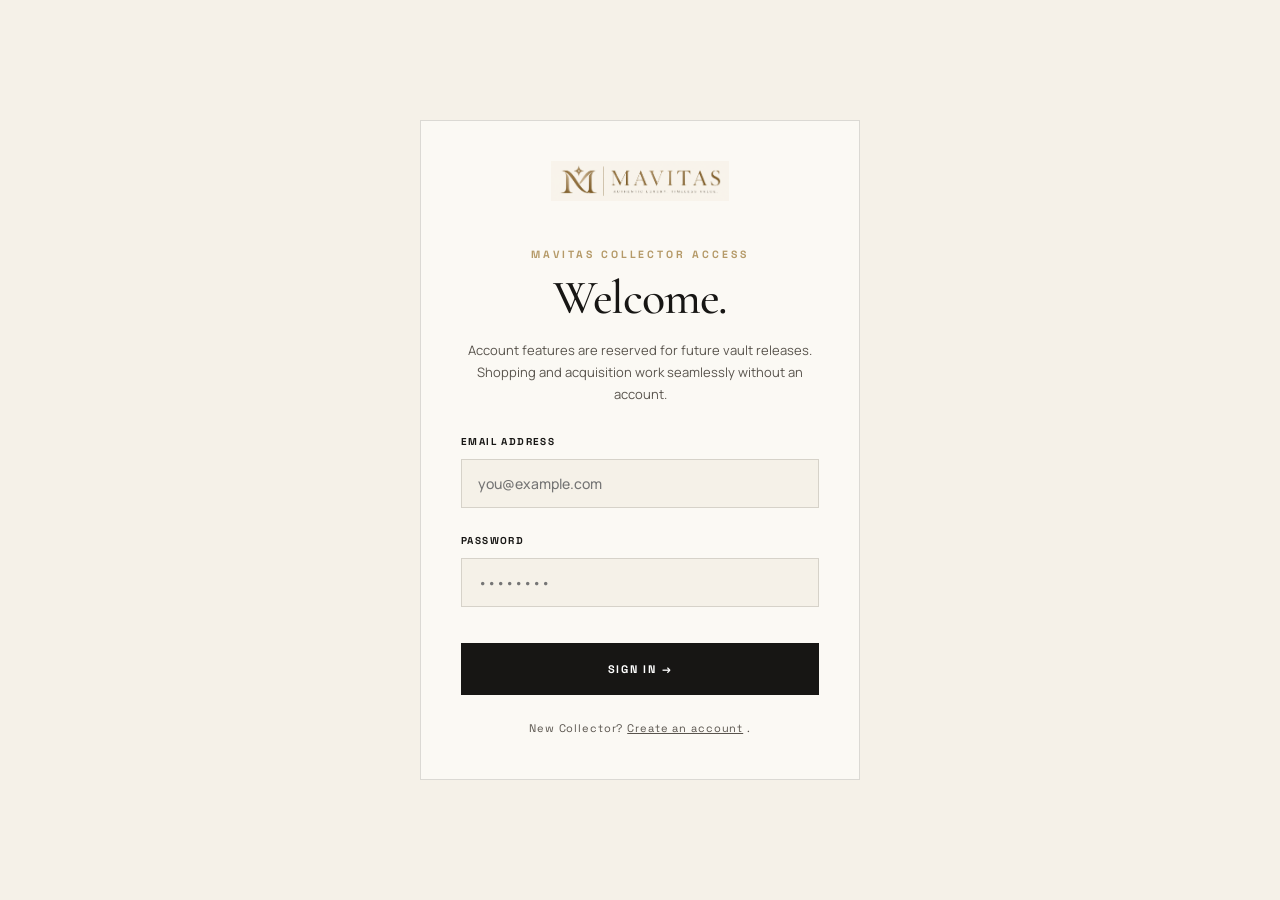
<file: login.html>
<!doctype html>
<html lang="en">

<head>
  <meta charset="utf-8">
  <meta name="viewport" content="width=device-width, initial-scale=1">
  <title>Sign In — MAVITAS Account</title>
  <meta name="description" content="Sign in to your MAVITAS collector account.">
  <link rel="icon" type="image/png" href="assets/images/favicon.png">
  <link rel="apple-touch-icon" href="assets/images/favicon.png">
  <link rel="stylesheet" href="assets/css/style.css">
</head>

<body>

  <main style="min-height: 100vh; display: grid; place-items: center; padding: 40px 20px;">
    <div class="form-box-editorial" style="width: min(440px, 100%); text-align: center;">
      <a class="logo" href="index.html" style="justify-content: center; margin-bottom: 32px; display: inline-block;">
        <img src="assets/images/logo.png" alt="MAVITAS Logo">
      </a>

      <span class="eyebrow" style="margin-bottom: 8px;">MAVITAS COLLECTOR ACCESS</span>
      <h1 style="font-size: 48px; margin-bottom: 16px;">Welcome.</h1>
      <p style="color: var(--text-secondary); font-size: 13px; line-height: 1.7; margin-bottom: 28px;">
        Account features are reserved for future vault releases. Shopping and acquisition work seamlessly without an
        account.
      </p>

      <form data-demo style="text-align: left;">
        <div class="field">
          <label>Email Address</label>
          <input type="email" required placeholder="you@example.com">
        </div>

        <div class="field">
          <label>Password</label>
          <input type="password" required placeholder="••••••••">
        </div>

        <button class="btn primary wide" style="width: 100%; margin-top: 12px;">Sign In →</button>
      </form>

      <div
        style="margin-top: 24px; font-size: 11px; color: var(--text-secondary); font-family: var(--font-label); letter-spacing: 0.08em;">
        New Collector? <a href="signup.html" style="text-decoration: underline;">Create an account</a> .
      </div>
    </div>
  </main>

  <script src="assets/js/main.js"></script>
</body>

</html>
</file>
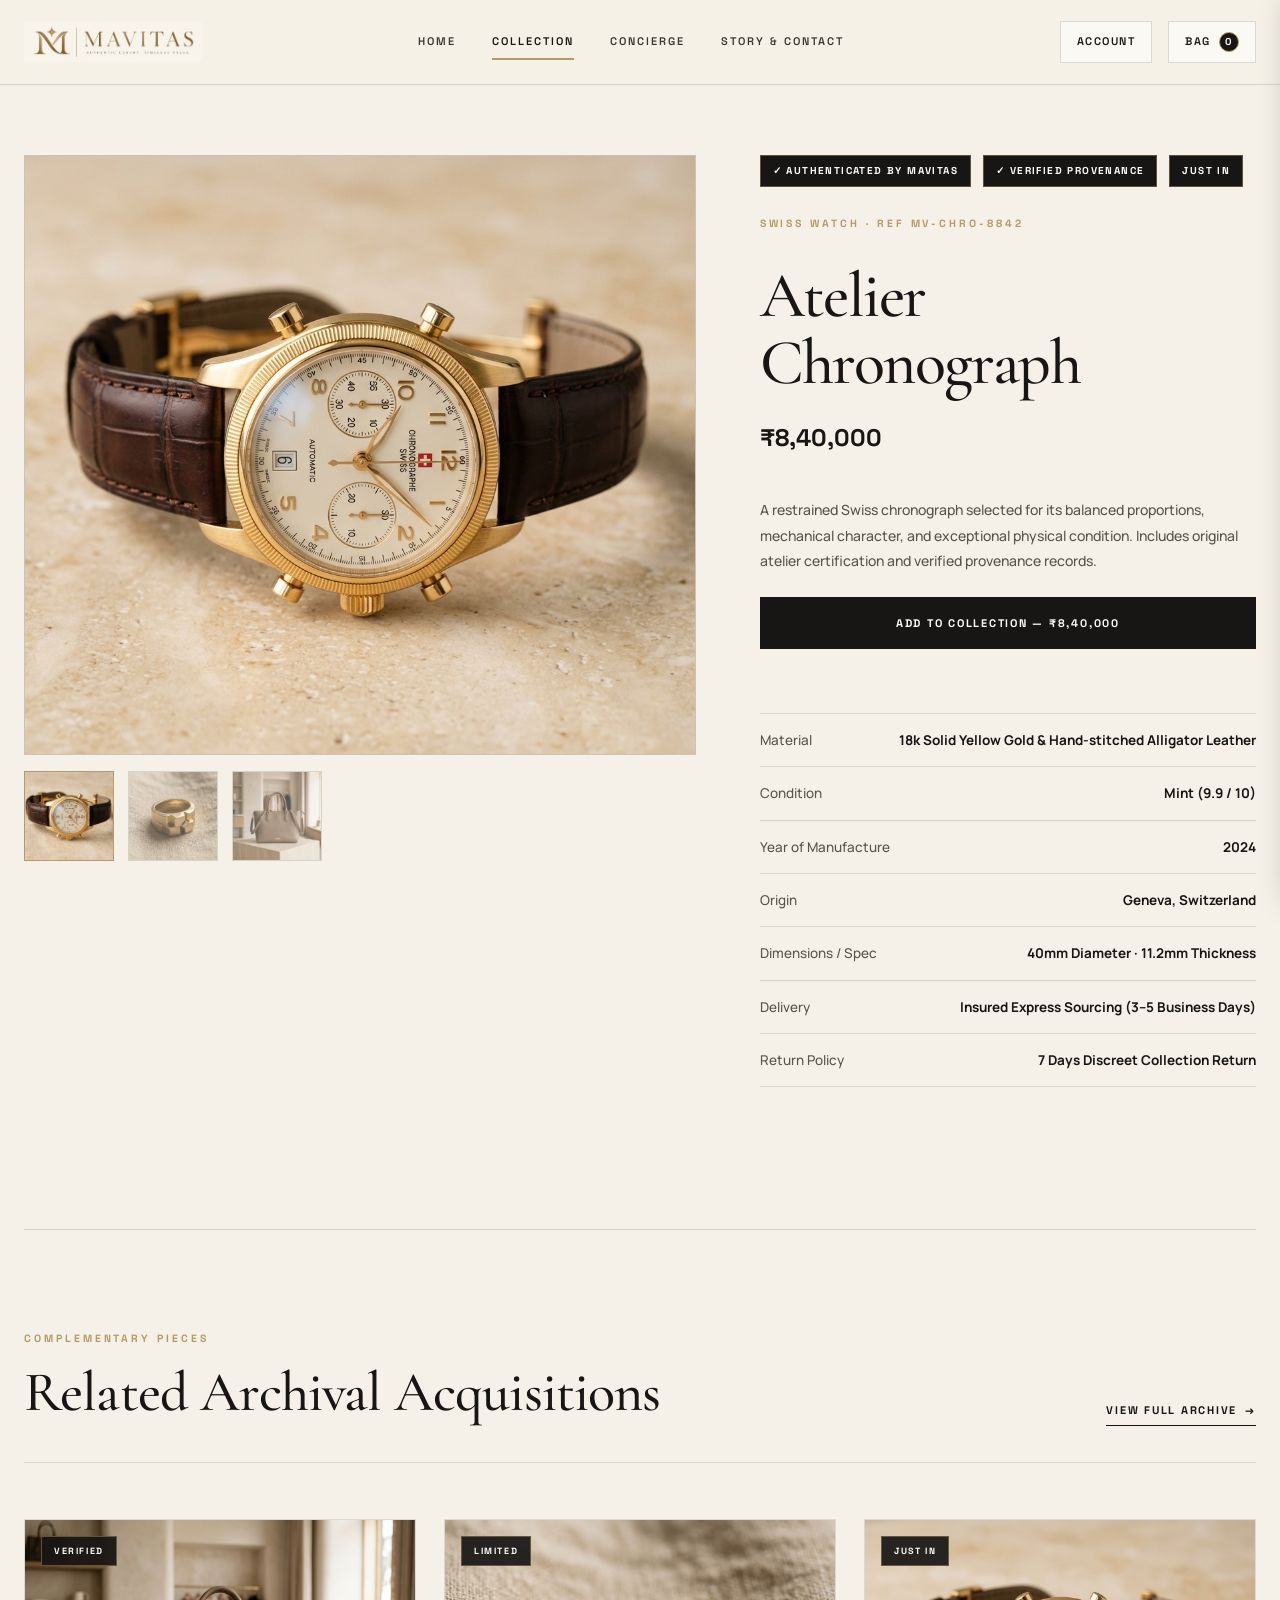
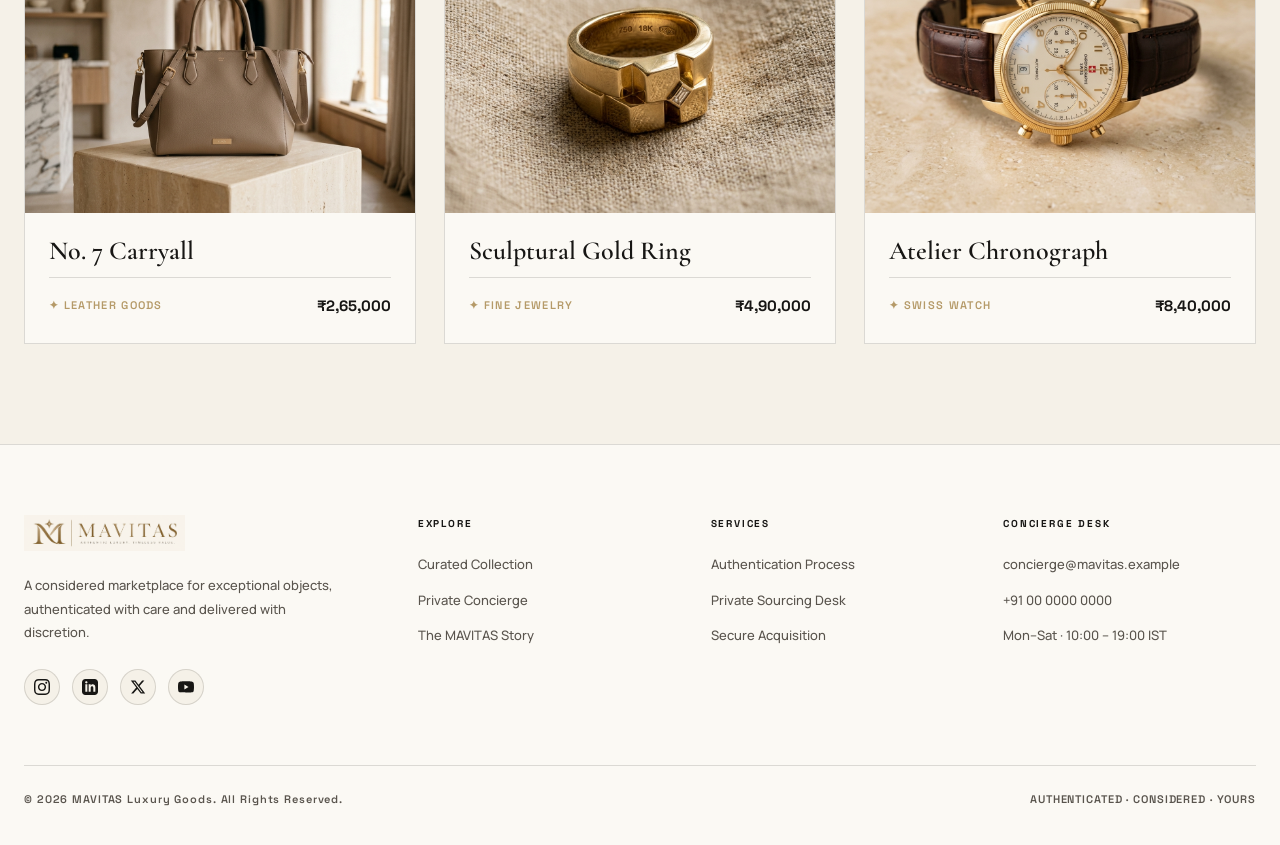
<file: product.html>
<!doctype html>
<html lang="en">
<head>
  <meta charset="utf-8">
  <meta name="viewport" content="width=device-width, initial-scale=1">
  <title>Product Dossier — MAVITAS Luxury Archive</title>
  <meta name="description" content="Detailed physical condition report, authenticated provenance, and specifications for this MAVITAS acquisition piece.">
  <link rel="icon" type="image/png" href="assets/images/favicon.png">
  <link rel="apple-touch-icon" href="assets/images/favicon.png">
  <link rel="stylesheet" href="assets/css/style.css">
</head>
<body>

  <!-- Navigation Header -->
  <header>
    <div class="container nav">
      <a class="logo" href="index.html" aria-label="MAVITAS Home">
        <img src="assets/images/logo.png" alt="MAVITAS Logo">
      </a>

      <nav class="menu" aria-label="Main Navigation">
        <a href="index.html">Home</a>
        <a href="collection.html" class="active">Collection</a>
        <a href="concierge.html">Concierge</a>
        <a href="about.html">Story & Contact</a>
      </nav>

      <div class="actions">
        <a class="icon-btn" href="login.html">Account</a>
        <a class="icon-btn cart-trigger" href="checkout.html">Bag <span class="cart-count">0</span></a>
      </div>

      <button class="mobile-menu-btn" id="mobileMenuBtn" aria-label="Open Navigation Menu">
        <span></span>
        <span></span>
        <span></span>
      </button>
    </div>
  </header>

  <!-- Mobile Navigation Drawer -->
  <div class="mobile-menu-overlay" id="mobileMenuOverlay"></div>
  <div class="mobile-menu-drawer" id="mobileMenuDrawer" aria-label="Mobile Navigation Menu">
    <div class="mobile-menu-header">
      <a class="logo" href="index.html">
        <img src="assets/images/logo.png" alt="MAVITAS Logo" style="height: 32px;">
      </a>
      <button class="mobile-menu-close" id="mobileMenuClose" aria-label="Close Menu">✕</button>
    </div>
    <nav class="mobile-menu-links">
      <a href="index.html">Home</a>
      <a href="collection.html" class="active">Collection</a>
      <a href="concierge.html">Concierge</a>
      <a href="about.html">Story & Contact</a>
      <div class="mobile-menu-divider"></div>
      <a href="login.html" class="mobile-action-link"><span>✦ Account</span></a>
      <a href="checkout.html" class="mobile-action-link cart-trigger"><span>✦ Bag</span> <span class="cart-count">0</span></a>
    </nav>
  </div>

  <main id="productDossierContainer">
    <!-- Rendered dynamically by main.js -->
  </main>

  <!-- Related Archival Acquisitions Section -->
  <section class="section container" style="border-top:1px solid var(--border-line);">
    <div class="section-head split">
      <div class="section-head-info">
        <span class="eyebrow">COMPLEMENTARY PIECES</span>
        <h2>Related Archival Acquisitions</h2>
      </div>
      <a class="link" href="collection.html">View full archive <span class="btn-arrow">→</span></a>
    </div>

    <div class="grid">
      <!-- Related 1 -->
      <a class="card" href="product.html?id=2">
        <div class="card-media">
          <img src="assets/images/carryall_bag.jpg" alt="No. 7 Carryall" loading="lazy">
          <span class="card-status-badge">VERIFIED</span>
        </div>
        <div class="card-body">
          <div class="card-title">No. 7 Carryall</div>
          <div class="card-meta">
            <span class="verified-tag">✦ Leather Goods</span>
            <span class="card-price">₹2,65,000</span>
          </div>
        </div>
      </a>

      <!-- Related 2 -->
      <a class="card" href="product.html?id=3">
        <div class="card-media">
          <img src="assets/images/sculptural_gold_ring.jpg" alt="Sculptural Gold Ring" loading="lazy">
          <span class="card-status-badge">LIMITED</span>
        </div>
        <div class="card-body">
          <div class="card-title">Sculptural Gold Ring</div>
          <div class="card-meta">
            <span class="verified-tag">✦ Fine Jewelry</span>
            <span class="card-price">₹4,90,000</span>
          </div>
        </div>
      </a>

      <!-- Related 3 -->
      <a class="card" href="product.html?id=1">
        <div class="card-media">
          <img src="assets/images/atelier_chronograph.jpg" alt="Atelier Chronograph" loading="lazy">
          <span class="card-status-badge">JUST IN</span>
        </div>
        <div class="card-body">
          <div class="card-title">Atelier Chronograph</div>
          <div class="card-meta">
            <span class="verified-tag">✦ Swiss Watch</span>
            <span class="card-price">₹8,40,000</span>
          </div>
        </div>
      </a>
    </div>
  </section>

  <!-- Footer Component with Social Icons -->
  <footer>
    <div class="container footer-grid">
      <div class="footer-brand">
        <a class="logo" href="index.html">
          <img src="assets/images/logo.png" alt="MAVITAS Logo" style="height: 36px;">
        </a>
        <p>
          A considered marketplace for exceptional objects, authenticated with care and delivered with discretion.
        </p>

        <!-- Social Icons -->
        <div class="footer-socials">
          <a href="https://instagram.com" target="_blank" rel="noopener" class="social-icon" aria-label="Instagram">
            <svg viewBox="0 0 24 24"><path d="M12 2.163c3.204 0 3.584.012 4.85.07 3.252.148 4.771 1.691 4.919 4.919.058 1.265.069 1.645.069 4.849 0 3.205-.012 3.584-.069 4.849-.149 3.225-1.664 4.771-4.919 4.919-1.266.058-1.644.07-4.85.07-3.204 0-3.584-.012-4.849-.07-3.26-.149-4.771-1.699-4.919-4.92-.058-1.265-.07-1.644-.07-4.849 0-3.204.013-3.583.07-4.849.149-3.227 1.664-4.771 4.919-4.919 1.266-.057 1.645-.069 4.849-.069zm0-2.163c-3.259 0-3.667.014-4.947.072-4.358.2-6.78 2.618-6.98 6.98-.059 1.281-.073 1.689-.073 4.948 0 3.259.014 3.668.072 4.948.2 4.358 2.618 6.78 6.98 6.98 1.281.058 1.689.072 4.948.072 3.259 0 3.668-.014 4.948-.072 4.354-.2 6.782-2.618 6.979-6.98.059-1.28.073-1.689.073-4.948 0-3.259-.014-3.667-.072-4.947-.196-4.354-2.617-6.78-6.979-6.98-1.281-.059-1.69-.073-4.949-.073zm0 5.838c-3.403 0-6.162 2.759-6.162 6.162s2.759 6.163 6.162 6.163 6.162-2.759 6.162-6.163c0-3.403-2.759-6.162-6.162-6.162zm0 10.162c-2.209 0-4-1.79-4-4 0-2.209 1.791-4 4-4s4 1.791 4 4c0 2.21-1.791 4-4 4zm6.406-11.845c-.796 0-1.441.645-1.441 1.44s.645 1.44 1.441 1.44c.795 0 1.439-.645 1.439-1.44s-.644-1.44-1.439-1.44z"/></svg>
          </a>
          <a href="https://linkedin.com" target="_blank" rel="noopener" class="social-icon" aria-label="LinkedIn">
            <svg viewBox="0 0 24 24"><path d="M19 0h-14c-2.761 0-5 2.239-5 5v14c0 2.761 2.239 5 5 5h14c2.762 0 5-2.239 5-5v-14c0-2.761-2.238-5-5-5zm-11 19h-3v-11h3v11zm-1.5-12.268c-.966 0-1.75-.79-1.75-1.764s.784-1.764 1.75-1.764 1.75.79 1.75 1.764-.783 1.764-1.75 1.764zm13.5 12.268h-3v-5.604c0-3.368-4-3.113-4 0v5.604h-3v-11h3v1.765c1.396-2.586 7-2.777 7 2.476v6.759z"/></svg>
          </a>
          <a href="https://x.com" target="_blank" rel="noopener" class="social-icon" aria-label="X Twitter">
            <svg viewBox="0 0 24 24"><path d="M18.244 2.25h3.308l-7.227 8.26 8.502 11.24H16.17l-5.214-6.817L4.99 21.75H1.68l7.73-8.835L1.254 2.25H8.08l4.713 6.231zm-1.161 17.52h1.833L7.084 4.126H5.117z"/></svg>
          </a>
          <a href="https://youtube.com" target="_blank" rel="noopener" class="social-icon" aria-label="YouTube">
            <svg viewBox="0 0 24 24"><path d="M23.498 6.186a3.016 3.016 0 0 0-2.122-2.136C19.505 3.545 12 3.545 12 3.545s-7.505 0-9.377.505A3.017 3.017 0 0 0 .502 6.186C0 8.07 0 12 0 12s0 3.93.502 5.814a3.016 3.016 0 0 0 2.122 2.136c1.871.505 9.376.505 9.376.505s7.505 0 9.377-.505a3.015 3.015 0 0 0 2.122-2.136C24 15.93 24 12 24 12s0-3.93-.502-5.814zM9.545 15.568V8.432L15.818 12l-6.273 3.568z"/></svg>
          </a>
        </div>
      </div>

      <div>
        <div class="footer-title">Explore</div>
        <div class="footer-links">
          <a href="collection.html">Curated Collection</a>
          <a href="concierge.html">Private Concierge</a>
          <a href="about.html">The MAVITAS Story</a>
        </div>
      </div>

      <div>
        <div class="footer-title">Services</div>
        <div class="footer-links">
          <a href="concierge.html">Authentication Process</a>
          <a href="concierge.html">Private Sourcing Desk</a>
          <a href="checkout.html">Secure Acquisition</a>
        </div>
      </div>

      <div>
        <div class="footer-title">Concierge Desk</div>
        <div class="footer-links">
          <a href="mailto:concierge@mavitas.example">concierge@mavitas.example</a>
          <a href="tel:+910000000000">+91 00 0000 0000</a>
          <span>Mon–Sat · 10:00 – 19:00 IST</span>
        </div>
      </div>
    </div>

    <div class="container copyright-bar">
      <span>© 2026 MAVITAS Luxury Goods. All Rights Reserved.</span>
      <span>AUTHENTICATED · CONSIDERED · YOURS</span>
    </div>
  </footer>

  <script src="assets/js/main.js"></script>
</body>
</html>
</file>
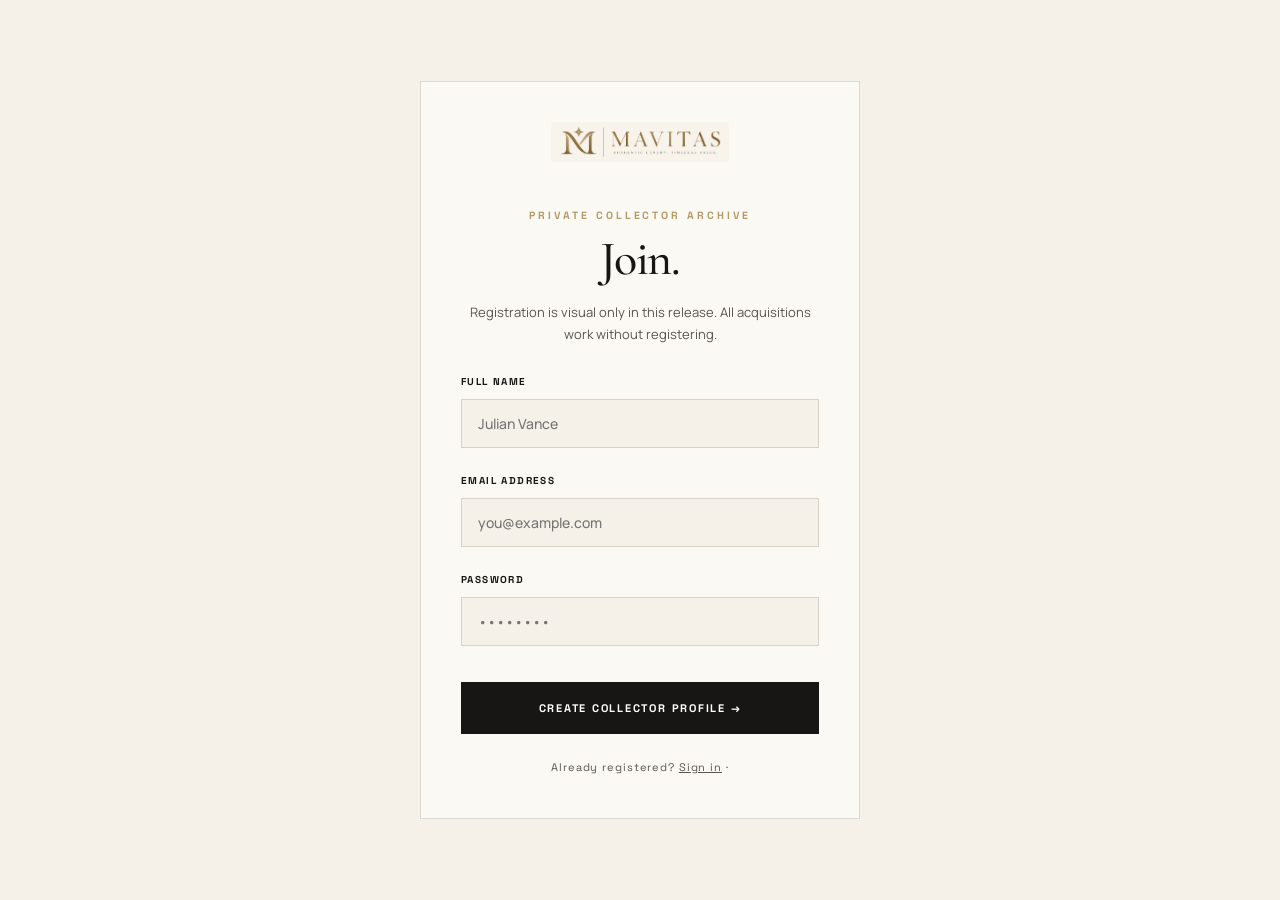
<file: signup.html>
<!doctype html>
<html lang="en">

<head>
  <meta charset="utf-8">
  <meta name="viewport" content="width=device-width, initial-scale=1">
  <title>Create Account — MAVITAS Collector</title>
  <meta name="description" content="Register your MAVITAS collector account.">
  <link rel="icon" type="image/png" href="assets/images/favicon.png">
  <link rel="apple-touch-icon" href="assets/images/favicon.png">
  <link rel="stylesheet" href="assets/css/style.css">
</head>

<body>

  <main style="min-height: 100vh; display: grid; place-items: center; padding: 40px 20px;">
    <div class="form-box-editorial" style="width: min(440px, 100%); text-align: center;">
      <a class="logo" href="index.html" style="justify-content: center; margin-bottom: 32px; display: inline-block;">
        <img src="assets/images/logo.png" alt="MAVITAS Logo">
      </a>

      <span class="eyebrow" style="margin-bottom: 8px;">PRIVATE COLLECTOR ARCHIVE</span>
      <h1 style="font-size: 48px; margin-bottom: 16px;">Join.</h1>
      <p style="color: var(--text-secondary); font-size: 13px; line-height: 1.7; margin-bottom: 28px;">
        Registration is visual only in this release. All acquisitions work without registering.
      </p>

      <form data-demo style="text-align: left;">
        <div class="field">
          <label>Full Name</label>
          <input type="text" required placeholder="Julian Vance">
        </div>

        <div class="field">
          <label>Email Address</label>
          <input type="email" required placeholder="you@example.com">
        </div>

        <div class="field">
          <label>Password</label>
          <input type="password" required placeholder="••••••••">
        </div>

        <button class="btn primary wide" style="width: 100%; margin-top: 12px;">Create Collector Profile →</button>
      </form>

      <div
        style="margin-top: 24px; font-size: 11px; color: var(--text-secondary); font-family: var(--font-label); letter-spacing: 0.08em;">
        Already registered? <a href="login.html" style="text-decoration: underline;">Sign in</a> ·
      </div>
    </div>
  </main>

  <script src="assets/js/main.js"></script>
</body>

</html>
</file>
<file: assets/css/style.css>
/* ==========================================================================
   MAVITAS Luxury Marketplace — Editorial Design System
   ========================================================================== */

@import url('https://fonts.googleapis.com/css2?family=Cormorant+Garamond:ital,wght@0,400;0,500;0,600;0,700;1,400;1,500&family=Manrope:wght@400;500;600;700&family=Space+Grotesk:wght@400;500;600;700&display=swap');

:root {
  /* Color Palette — Warm Ivory & Dark Espresso Contrast */
  --bg-primary: #F5F1E8;      /* Warm Ivory */
  --bg-secondary: #E8E0D2;    /* Stone */
  --bg-paper: #FBF9F4;        /* Light Cream Surface */
  --text-main: #171614;       /* Charcoal */
  --text-secondary: #59544D;  /* Dark Taupe for High Contrast */
  --accent-champagne: #B59A68;/* Champagne Gold */
  --accent-champagne-light: #D4BD91;
  --accent-espresso: #24221E; /* Dark Section Espresso */
  --border-line: rgba(23, 22, 20, 0.14);
  --border-champagne: rgba(181, 154, 104, 0.45);

  /* Typography */
  --font-serif: "Cormorant Garamond", Georgia, serif;
  --font-sans: "Manrope", -apple-system, sans-serif;
  --font-label: "Space Grotesk", sans-serif;

  /* Transitions */
  --transition-slow: 0.7s cubic-bezier(0.16, 1, 0.3, 1);
  --transition-medium: 0.4s cubic-bezier(0.16, 1, 0.3, 1);
  --transition-fast: 0.25s ease;
}

*, *::before, *::after {
  box-sizing: border-box;
}

html {
  scroll-behavior: smooth;
  font-size: 16px;
}

body {
  margin: 0;
  padding: 0;
  background-color: var(--bg-primary);
  color: var(--text-main);
  font-family: var(--font-sans);
  font-size: 14px;
  line-height: 1.8;
  -webkit-font-smoothing: antialiased;
  -moz-osx-font-smoothing: grayscale;
  opacity: 1;
  transition: opacity 0.4s ease;
  overflow-x: hidden;
}

body.page-transitioning {
  opacity: 0;
}

/* Custom Selection */
::selection {
  background: var(--accent-champagne);
  color: #FFFFFF;
}

a {
  color: inherit;
  text-decoration: none;
  transition: color var(--transition-fast);
}

img {
  max-width: 100%;
  height: auto;
  display: block;
}

.container {
  width: min(1240px, calc(100% - 48px));
  margin: 0 auto;
}

/* ==========================================================================
   Header & Navigation
   ========================================================================== */

header {
  position: sticky;
  top: 0;
  z-index: 90;
  background: rgba(245, 241, 232, 0.96);
  backdrop-filter: blur(16px);
  -webkit-backdrop-filter: blur(16px);
  border-bottom: 1px solid var(--border-line);
}

.nav {
  height: 84px;
  display: flex;
  align-items: center;
  justify-content: space-between;
  gap: 32px;
}

.logo {
  display: inline-flex;
  align-items: center;
  gap: 12px;
  color: var(--text-main);
}

.logo svg,
.logo img {
  height: 40px;
  max-height: 44px;
  width: auto;
  object-fit: contain;
}

.menu {
  display: flex;
  align-items: center;
  gap: 36px;
  font-family: var(--font-label);
  font-size: 11px;
  font-weight: 600;
  text-transform: uppercase;
  letter-spacing: 0.18em;
}

.menu a {
  position: relative;
  padding: 4px 0;
  color: var(--text-main);
  opacity: 0.85;
  transition: opacity var(--transition-fast);
}

.menu a:hover,
.menu a.active {
  opacity: 1;
  color: var(--text-main);
}

.menu a::after {
  content: "";
  position: absolute;
  left: 0;
  bottom: -4px;
  width: 0;
  height: 2px;
  background-color: var(--accent-champagne);
  transition: width var(--transition-medium);
}

.menu a:hover::after,
.menu a.active::after {
  width: 100%;
}

.actions {
  display: flex;
  align-items: center;
  gap: 16px;
}

.icon-btn {
  border: 1px solid var(--border-line);
  background: var(--bg-paper);
  font-family: var(--font-label);
  font-size: 11px;
  font-weight: 600;
  text-transform: uppercase;
  letter-spacing: 0.14em;
  color: var(--text-main);
  cursor: pointer;
  display: inline-flex;
  align-items: center;
  gap: 8px;
  padding: 10px 16px;
  transition: border-color var(--transition-fast), background-color var(--transition-fast);
}

.icon-btn:hover {
  border-color: var(--accent-champagne);
  background: #FFFFFF;
}

.cart-count {
  display: inline-grid;
  place-items: center;
  min-width: 20px;
  height: 20px;
  padding: 0 5px;
  border: 1px solid var(--accent-champagne);
  border-radius: 10px;
  font-size: 10px;
  font-weight: 700;
  color: #FFFFFF;
  background: var(--text-main);
}

/* ==========================================================================
   Mobile Navigation & Hamburger Drawer
   ========================================================================== */
.mobile-menu-btn {
  display: none;
  flex-direction: column;
  justify-content: center;
  align-items: center;
  gap: 5px;
  width: 44px;
  height: 44px;
  background: var(--bg-paper);
  border: 1px solid var(--border-line);
  cursor: pointer;
  padding: 0;
  border-radius: 2px;
  transition: border-color var(--transition-fast), background-color var(--transition-fast);
}

.mobile-menu-btn span {
  display: block;
  width: 22px;
  height: 2px;
  background-color: var(--text-main);
  transition: transform 0.3s ease, opacity 0.3s ease;
}

.mobile-menu-btn:hover {
  border-color: var(--accent-champagne);
  background: #FFFFFF;
}

.mobile-menu-overlay {
  position: fixed;
  top: 0;
  left: 0;
  width: 100vw;
  height: 100vh;
  background: rgba(23, 22, 20, 0.6);
  backdrop-filter: blur(8px);
  -webkit-backdrop-filter: blur(8px);
  z-index: 998;
  opacity: 0;
  visibility: hidden;
  transition: opacity 0.4s ease, visibility 0.4s ease;
}

.mobile-menu-overlay.active {
  opacity: 1;
  visibility: visible;
}

.mobile-menu-drawer {
  position: fixed;
  top: 0;
  right: -340px;
  width: 320px;
  max-width: 88vw;
  height: 100vh;
  background: var(--bg-primary);
  z-index: 999;
  box-shadow: -10px 0 30px rgba(0, 0, 0, 0.25);
  display: flex;
  flex-direction: column;
  padding: 24px;
  transition: right 0.4s cubic-bezier(0.16, 1, 0.3, 1);
  overflow-y: auto;
  border-left: 1px solid var(--border-line);
}

.mobile-menu-drawer.active {
  right: 0;
}

.mobile-menu-header {
  display: flex;
  align-items: center;
  justify-content: space-between;
  padding-bottom: 18px;
  border-bottom: 1px solid var(--border-line);
  margin-bottom: 24px;
}

.mobile-menu-close {
  width: 38px;
  height: 38px;
  background: var(--bg-paper);
  border: 1px solid var(--border-line);
  color: var(--text-main);
  font-size: 16px;
  font-family: var(--font-sans);
  cursor: pointer;
  display: flex;
  align-items: center;
  justify-content: center;
  border-radius: 2px;
  transition: border-color 0.2s ease, color 0.2s ease;
}

.mobile-menu-close:hover {
  border-color: var(--accent-champagne);
  color: var(--accent-champagne);
}

.mobile-menu-links {
  display: flex;
  flex-direction: column;
  gap: 12px;
}

.mobile-menu-links a {
  font-family: var(--font-label);
  font-size: 12px;
  font-weight: 700;
  letter-spacing: 0.16em;
  text-transform: uppercase;
  color: var(--text-main);
  padding: 14px 16px;
  background: var(--bg-paper);
  border: 1px solid var(--border-line);
  border-radius: 2px;
  display: flex;
  align-items: center;
  justify-content: space-between;
  transition: background-color 0.2s ease, border-color 0.2s ease, color 0.2s ease;
}

.mobile-menu-links a:hover,
.mobile-menu-links a.active {
  border-color: var(--accent-champagne);
  color: var(--accent-champagne);
  background: #FFFFFF;
}

.mobile-menu-divider {
  height: 1px;
  background: var(--border-line);
  margin: 8px 0;
}

.mobile-action-link {
  background: var(--accent-espresso) !important;
  color: #FFFFFF !important;
  border-color: var(--accent-champagne) !important;
}

.mobile-action-link:hover {
  background: var(--text-main) !important;
  color: var(--accent-champagne-light) !important;
}

/* ==========================================================================
   Typography & Center-Aligned Section Headings
   ========================================================================== */

.eyebrow, .label-small {
  font-family: var(--font-label);
  font-size: 10.5px;
  font-weight: 700;
  text-transform: uppercase;
  letter-spacing: 0.28em;
  color: var(--accent-champagne);
  display: inline-block;
  margin-bottom: 14px;
}

h1, h2, h3, .heading-serif {
  font-family: var(--font-serif);
  font-weight: 500;
  margin: 0;
  color: var(--text-main);
}

h1 {
  font-size: clamp(52px, 7vw, 100px);
  line-height: 1.05;
  letter-spacing: -0.025em;
}

h2 {
  font-size: clamp(34px, 4.5vw, 56px);
  line-height: 1.2;
  letter-spacing: -0.015em;
}

h3 {
  font-size: clamp(24px, 3vw, 32px);
  line-height: 1.25;
}

p.lead {
  max-width: 580px;
  color: var(--text-secondary);
  font-size: 15px;
  line-height: 1.8;
  margin: 24px 0 0 0;
  font-weight: 500;
}

/* Section Header — Intelligent Split (Left Title / Right Button) or Centered Layout */
.section-head {
  display: flex;
  flex-direction: column;
  align-items: center;
  justify-content: center;
  text-align: center;
  margin-bottom: 56px;
  border-bottom: 1px solid var(--border-line);
  padding-bottom: 36px;
  position: relative;
  width: 100%;
}

.section-head:not(.split) .eyebrow,
.section-head:not(.split) h2,
.section-head:not(.split) p {
  text-align: center;
  margin-left: auto;
  margin-right: auto;
}

.section-head > div,
.section-head-info {
  display: flex;
  flex-direction: column;
  align-items: center;
  justify-content: center;
  text-align: center;
  width: 100%;
}

.section-head h2 {
  max-width: 820px;
  margin: 0 auto;
}

.section-head p {
  max-width: 620px;
  margin: 14px auto 0 auto;
  color: var(--text-secondary);
  font-size: 15px;
  line-height: 1.7;
}

.section-head .link,
.section-head .btn {
  margin-top: 18px;
  display: inline-flex;
  align-items: center;
  justify-content: center;
}

.section-head-divider {
  display: flex;
  align-items: center;
  justify-content: center;
  gap: 16px;
  margin-top: 20px;
  width: 100%;
}

.section-head-divider::before,
.section-head-divider::after {
  content: "";
  height: 1px;
  width: 70px;
  background: linear-gradient(90deg, transparent, var(--accent-champagne), transparent);
}

.section-head-divider span {
  color: var(--accent-champagne);
  font-size: 11px;
  line-height: 1;
}

/* ==========================================================================
   Split Header Layout: Left Title/Eyebrow + Right Action Button/Link
   ========================================================================== */
.section-head.split,
.section-head:has(.link),
.section-head:has(.btn) {
  flex-direction: row;
  align-items: flex-end;
  justify-content: space-between;
  text-align: left;
  flex-wrap: wrap;
  gap: 24px;
}

.section-head.split .section-head-info,
.section-head:has(.link) .section-head-info,
.section-head:has(.btn) .section-head-info,
.section-head.split > div:not(.section-head-divider),
.section-head:has(.link) > div:not(.section-head-divider),
.section-head:has(.btn) > div:not(.section-head-divider) {
  display: flex;
  flex-direction: column;
  align-items: flex-start;
  justify-content: flex-start;
  text-align: left;
  width: auto;
  flex: 1;
}

.section-head.split .eyebrow,
.section-head:has(.link) .eyebrow,
.section-head:has(.btn) .eyebrow {
  margin-left: 0;
  margin-right: 0;
  text-align: left;
  display: block;
  margin-bottom: 10px;
}

.section-head.split h2,
.section-head:has(.link) h2,
.section-head:has(.btn) h2 {
  margin: 0;
  text-align: left;
}

.section-head.split p,
.section-head:has(.link) p,
.section-head:has(.btn) p {
  margin: 10px 0 0 0;
  text-align: left;
}

.section-head.split .link,
.section-head:has(.link) .link,
.section-head.split .btn,
.section-head:has(.btn) .btn {
  margin-top: 0;
  margin-left: auto;
  align-self: flex-end;
  white-space: nowrap;
}

.section-head.split .section-head-divider,
.section-head:has(.link) .section-head-divider,
.section-head:has(.btn) .section-head-divider {
  display: none;
}

/* Buttons & Links */
.btn {
  display: inline-flex;
  align-items: center;
  justify-content: center;
  gap: 12px;
  min-height: 52px;
  padding: 0 28px;
  border: 1px solid var(--text-main);
  background: transparent;
  color: var(--text-main);
  font-family: var(--font-label);
  font-size: 11px;
  font-weight: 700;
  letter-spacing: 0.16em;
  text-transform: uppercase;
  cursor: pointer;
  position: relative;
  overflow: hidden;
  transition: transform var(--transition-medium), border-color var(--transition-medium), background-color var(--transition-medium), color var(--transition-medium);
}

.btn.primary {
  background-color: var(--text-main);
  color: #FFFFFF;
}

.btn:hover {
  transform: translateY(-2px);
  border-color: var(--accent-champagne);
}

.btn.primary:hover {
  background-color: var(--accent-espresso);
  border-color: var(--accent-champagne);
  color: #FFFFFF;
}

.btn-arrow {
  transition: transform var(--transition-medium);
}

.btn:hover .btn-arrow {
  transform: translateX(6px);
}

.link {
  font-family: var(--font-label);
  font-size: 11px;
  font-weight: 700;
  text-transform: uppercase;
  letter-spacing: 0.16em;
  border-bottom: 1.5px solid var(--text-main);
  padding-bottom: 4px;
  display: inline-flex;
  align-items: center;
  gap: 8px;
  transition: border-color var(--transition-fast), color var(--transition-fast);
}

.link:hover {
  border-color: var(--accent-champagne);
  color: var(--accent-champagne);
}

/* ==========================================================================
   Editorial Sections & Grids
   ========================================================================== */

.hero-editorial {
  min-height: calc(100vh - 84px);
  display: grid;
  grid-template-columns: 1.1fr 0.9fr;
  align-items: center;
  gap: 40px;
  padding: 60px 0 80px;
}

.hero-copy {
  display: flex;
  flex-direction: column;
  justify-content: center;
  align-items: flex-start;
  text-align: left;
}

.hero-copy .eyebrow {
  text-align: left;
  margin-left: 0;
  margin-right: 0;
  margin-bottom: 12px;
}

.hero-copy h1,
.hero-copy h2,
.hero-copy h3 {
  text-align: left;
  margin: 0;
}

.hero-copy p.lead,
.hero-copy p {
  text-align: left;
  margin: 16px 0 0 0;
}

.hero-brand-mark {
  font-family: var(--font-label);
  font-size: 12px;
  font-weight: 700;
  letter-spacing: 0.3em;
  color: var(--accent-champagne);
  margin-bottom: 24px;
  text-transform: uppercase;
}

.hero h1 em {
  font-style: italic;
  font-weight: 400;
  color: var(--text-secondary);
}

.hero-actions {
  display: flex;
  gap: 16px;
  margin-top: 36px;
  align-items: center;
  justify-content: flex-start;
  flex-wrap: wrap;
}

.hero-actions .btn {
  min-width: 240px;
  justify-content: center;
  text-align: center;
}

.hero-frame {
  position: relative;
  height: min(620px, 75vh);
  background: var(--bg-secondary);
  border: 1px solid var(--border-line);
  overflow: hidden;
}

.hero-frame img {
  width: 100%;
  height: 100%;
  object-fit: cover;
  transition: transform var(--transition-slow);
}

.hero-frame:hover img {
  transform: scale(1.03);
}

.hero-frame-badge {
  position: absolute;
  bottom: 24px;
  left: 24px;
  background: rgba(23, 22, 20, 0.92);
  color: #FFFFFF;
  backdrop-filter: blur(12px);
  padding: 14px 20px;
  border: 1px solid var(--border-champagne);
  font-family: var(--font-label);
  font-size: 10px;
  font-weight: 600;
  letter-spacing: 0.16em;
  text-transform: uppercase;
  display: flex;
  align-items: center;
  gap: 10px;
}

.champagne-dot {
  width: 8px;
  height: 8px;
  background-color: var(--accent-champagne);
  border-radius: 50%;
  display: inline-block;
  box-shadow: 0 0 0 3px rgba(181, 154, 104, 0.35);
  animation: pulse-dot 3s infinite;
}

@keyframes pulse-dot {
  0%, 100% { transform: scale(1); opacity: 1; }
  50% { transform: scale(1.3); opacity: 0.7; }
}

.strip {
  border-top: 1px solid var(--border-line);
  border-bottom: 1px solid var(--border-line);
  padding: 20px 0;
  background: var(--bg-paper);
  overflow: hidden;
}

.ticker {
  white-space: nowrap;
  animation: ticker 32s linear infinite;
  font-family: var(--font-label);
  font-size: 11px;
  font-weight: 600;
  text-transform: uppercase;
  letter-spacing: 0.24em;
  color: var(--text-main);
}

.ticker span {
  margin: 0 36px;
  color: var(--accent-champagne);
}

@keyframes ticker {
  0% { transform: translateX(0); }
  100% { transform: translateX(-50%); }
}

.section {
  padding: 100px 0;
}

/* Grids with Equal Height Card Alignment */
.grid {
  display: grid;
  grid-template-columns: repeat(3, 1fr);
  gap: 28px;
  align-items: stretch;
}

.grid-4 {
  display: grid;
  grid-template-columns: repeat(4, 1fr);
  gap: 24px;
  align-items: stretch;
}

.contact-grid {
  display: grid;
  grid-template-columns: repeat(3, 1fr);
  gap: 28px;
  align-items: stretch;
}

/* Card Alignments */
.card {
  background-color: var(--bg-paper);
  border: 1px solid var(--border-line);
  display: flex;
  flex-direction: column;
  height: 100%;
  position: relative;
  overflow: hidden;
  transition: border-color var(--transition-medium), transform var(--transition-medium), box-shadow var(--transition-medium);
}

.card:hover {
  border-color: var(--accent-champagne);
  transform: translateY(-4px);
  box-shadow: 0 16px 32px rgba(23, 22, 20, 0.06);
}

.card-media {
  aspect-ratio: 4 / 3;
  position: relative;
  overflow: hidden;
  background: var(--bg-secondary);
  flex-shrink: 0;
}

.card-media img {
  width: 100%;
  height: 100%;
  object-fit: cover;
  transition: transform var(--transition-slow);
}

.card:hover .card-media img {
  transform: scale(1.04);
}

.card-status-badge {
  position: absolute;
  top: 16px;
  left: 16px;
  background: rgba(23, 22, 20, 0.92);
  color: #FFFFFF;
  backdrop-filter: blur(8px);
  padding: 6px 12px;
  font-family: var(--font-label);
  font-size: 9px;
  font-weight: 700;
  letter-spacing: 0.18em;
  text-transform: uppercase;
  border: 1px solid var(--border-champagne);
  z-index: 3;
}

.card-body {
  padding: 24px;
  display: flex;
  flex-direction: column;
  flex-grow: 1;
  justify-content: space-between;
  background: var(--bg-paper);
}

.card-title {
  font-family: var(--font-serif);
  font-size: 26px;
  font-weight: 600;
  line-height: 1.1;
  margin-bottom: 12px;
  color: var(--text-main);
}

.card-meta {
  display: flex;
  align-items: center;
  justify-content: space-between;
  color: var(--text-secondary);
  font-size: 13px;
  border-top: 1px solid var(--border-line);
  padding-top: 14px;
  margin-top: auto;
  width: 100%;
}

.card-price {
  font-family: var(--font-label);
  font-weight: 700;
  color: var(--text-main);
  font-size: 15px;
}

.verified-tag {
  font-family: var(--font-label);
  font-size: 11px;
  font-weight: 600;
  letter-spacing: 0.12em;
  text-transform: uppercase;
  color: var(--accent-champagne);
  display: inline-flex;
  align-items: center;
  gap: 5px;
}

/* Category Cards */
.category-card {
  position: relative;
  height: 440px;
  overflow: hidden;
  background: var(--accent-espresso);
  color: #FFFFFF;
  display: flex;
  flex-direction: column;
  justify-content: flex-end;
  padding: 0;
  border: 1px solid var(--border-line);
  transition: border-color var(--transition-medium), transform var(--transition-medium);
}

.category-card:hover {
  border-color: var(--accent-champagne);
  transform: translateY(-4px);
}

.category-card-bg {
  position: absolute;
  inset: 0;
  z-index: 0;
  transition: transform var(--transition-slow);
}

.category-card-bg img {
  width: 100%;
  height: 100%;
  object-fit: cover;
  filter: brightness(0.9);
}

.category-card:hover .category-card-bg {
  transform: scale(1.05);
}

.category-card-overlay {
  position: absolute;
  inset: 0;
  background: linear-gradient(180deg, rgba(23, 22, 20, 0.1) 0%, rgba(23, 22, 20, 0.65) 50%, rgba(23, 22, 20, 0.95) 100%);
  z-index: 1;
}

.category-card-content {
  position: relative;
  z-index: 2;
  padding: 28px 32px;
  background: rgba(23, 22, 20, 0.85);
  backdrop-filter: blur(10px);
  -webkit-backdrop-filter: blur(10px);
  border-top: 1px solid var(--border-champagne);
  margin-top: auto;
  width: 100%;
}

.category-card-content .eyebrow {
  color: var(--accent-champagne-light) !important;
  font-weight: 700;
  letter-spacing: 0.2em;
  margin-bottom: 6px;
}

.category-card h3 {
  font-size: 38px;
  font-weight: 500;
  color: #FFFFFF !important;
  margin: 4px 0 10px 0;
  text-shadow: 0 2px 4px rgba(0,0,0,0.5);
}

.category-card-desc {
  font-size: 13px;
  color: #E8E0D2 !important;
  line-height: 1.6;
  margin: 0;
  font-weight: 400;
}

/* Journal Cards */
.journal-card {
  background: transparent;
  border: 1px solid var(--border-line);
  padding: 36px 30px;
  display: flex;
  flex-direction: column;
  height: 100%;
  justify-content: space-between;
  transition: border-color var(--transition-medium), transform var(--transition-medium);
}

.journal-card:hover {
  border-color: var(--accent-champagne);
  transform: translateY(-4px);
}

.journal-card .link {
  margin-top: auto;
  align-self: flex-start;
  padding-top: 12px;
}

.journal-date {
  font-family: var(--font-label);
  font-size: 10px;
  font-weight: 700;
  letter-spacing: 0.18em;
  color: var(--accent-champagne);
  text-transform: uppercase;
  margin-bottom: 14px;
}

.journal-title {
  font-family: var(--font-serif);
  font-size: 28px;
  line-height: 1.15;
  margin-bottom: 14px;
}

.journal-excerpt {
  color: var(--text-secondary);
  font-size: 13.5px;
  line-height: 1.7;
  margin-bottom: 24px;
}

/* Testimonial Cards */
.testimonial-card {
  background: var(--bg-paper);
  border: 1px solid var(--border-line);
  padding: 36px;
  display: flex;
  flex-direction: column;
  height: 100%;
  justify-content: space-between;
}

.testimonial-quote {
  font-family: var(--font-serif);
  font-size: 22px;
  font-style: italic;
  line-height: 1.4;
  margin-bottom: 24px;
  color: var(--text-main);
}

.testimonial-author {
  font-family: var(--font-label);
  font-size: 11px;
  font-weight: 700;
  letter-spacing: 0.16em;
  text-transform: uppercase;
  color: var(--accent-champagne);
  margin-top: auto;
}

/* Contact Info Cards */
.contact-card {
  background: transparent;
  border: 1px solid var(--border-line);
  padding: 36px 28px;
  display: flex;
  flex-direction: column;
  height: 100%;
  justify-content: space-between;
}

.card.transparent,
.card.transparent .card-body {
  background: transparent !important;
}

.contact-card-icon {
  width: 44px;
  height: 44px;
  border: 1px solid var(--border-champagne);
  display: grid;
  place-items: center;
  color: var(--accent-champagne);
  font-size: 18px;
  margin-bottom: 20px;
}

.contact-card .verified-tag {
  margin-top: auto;
  padding-top: 14px;
  border-top: 1px solid var(--border-line);
  width: 100%;
}

/* Authentication Pipeline Steps */
.dark-section {
  background-color: var(--accent-espresso);
  color: #FFFFFF;
  padding: 110px 0;
  position: relative;
}

.dark-section h2, .dark-section h3 {
  color: #FFFFFF;
}

.dark-section .eyebrow {
  color: var(--accent-champagne-light);
}

.dark-section .text-muted {
  color: #D8CBB5;
}

.auth-pipeline {
  display: grid;
  grid-template-columns: repeat(4, 1fr);
  gap: 24px;
  margin-top: 60px;
  align-items: stretch;
}

.auth-step {
  background: rgba(255, 255, 255, 0.05);
  border: 1px solid rgba(181, 154, 104, 0.3);
  padding: 32px 24px;
  display: flex;
  flex-direction: column;
  height: 100%;
  position: relative;
  transition: border-color var(--transition-medium), background var(--transition-medium);
}

.auth-step:hover,
.auth-step.active {
  border-color: var(--accent-champagne);
  background: rgba(181, 154, 104, 0.12);
}

.auth-num {
  font-family: var(--font-serif);
  font-size: 48px;
  line-height: 1;
  color: var(--accent-champagne-light);
  margin-bottom: 20px;
  font-weight: 500;
}

.auth-step-title {
  font-family: var(--font-label);
  font-size: 12px;
  font-weight: 700;
  letter-spacing: 0.16em;
  text-transform: uppercase;
  margin-bottom: 10px;
  color: #FFFFFF;
}

.auth-step-desc {
  font-size: 13px;
  color: #E8E0D2;
  line-height: 1.7;
  margin-top: auto;
}

/* Page Hero — Centered & Elegant */
.page-hero {
  padding: 90px 0 60px;
  border-bottom: 1px solid var(--border-line);
  background: var(--bg-paper);
  text-align: center;
}

.page-hero .container {
  display: flex;
  flex-direction: column;
  align-items: center;
  justify-content: center;
}

.page-hero h1 {
  font-size: clamp(52px, 7vw, 96px);
  line-height: 0.95;
  margin: 0 auto;
}

.filters-bar {
  display: flex;
  align-items: center;
  justify-content: space-between;
  gap: 20px;
  margin-top: 40px;
  width: 100%;
  flex-wrap: wrap;
}

.filters-group {
  display: flex;
  gap: 8px;
  flex-wrap: wrap;
}

.filter-btn {
  border: 1px solid var(--border-line);
  padding: 10px 18px;
  font-family: var(--font-label);
  font-size: 10px;
  font-weight: 700;
  text-transform: uppercase;
  letter-spacing: 0.14em;
  background: var(--bg-primary);
  color: var(--text-main);
  cursor: pointer;
  transition: var(--transition-fast);
}

.filter-btn:hover,
.filter-btn.active {
  background: var(--text-main);
  color: #FFFFFF;
  border-color: var(--text-main);
}

.sort-select {
  border: 1px solid var(--border-line);
  padding: 10px 16px;
  font-family: var(--font-label);
  font-size: 10px;
  font-weight: 700;
  letter-spacing: 0.14em;
  text-transform: uppercase;
  background: var(--bg-primary);
  color: var(--text-main);
  outline: none;
  cursor: pointer;
}

/* Product Dossier Detail */
.product-dossier {
  display: grid;
  grid-template-columns: 1.15fr 0.85fr;
  gap: 64px;
  padding: 70px 0 110px;
}

.dossier-gallery {
  display: flex;
  flex-direction: column;
  gap: 16px;
}

.gallery-main-frame {
  height: 600px;
  background: var(--bg-secondary);
  border: 1px solid var(--border-line);
  position: relative;
  overflow: hidden;
  cursor: zoom-in;
}

.gallery-main-frame img {
  width: 100%;
  height: 100%;
  object-fit: cover;
  transition: transform 0.4s ease;
}

.gallery-thumbs {
  display: flex;
  gap: 14px;
}

.thumb-item {
  width: 90px;
  height: 90px;
  border: 1px solid var(--border-line);
  background: var(--bg-secondary);
  overflow: hidden;
  cursor: pointer;
  opacity: 0.65;
  transition: var(--transition-fast);
}

.thumb-item.active,
.thumb-item:hover {
  opacity: 1;
  border-color: var(--accent-champagne);
}

.thumb-item img {
  width: 100%;
  height: 100%;
  object-fit: cover;
}

.dossier-info {
  display: flex;
  flex-direction: column;
}

.dossier-info h1 {
  font-size: clamp(44px, 5vw, 68px);
  margin: 14px 0 20px;
}

.dossier-price {
  font-family: var(--font-label);
  font-size: 24px;
  font-weight: 700;
  color: var(--text-main);
  margin-bottom: 24px;
}

.dossier-spec-table {
  border-top: 1px solid var(--border-line);
  margin: 32px 0;
}

.spec-row {
  display: flex;
  justify-content: space-between;
  padding: 14px 0;
  border-bottom: 1px solid var(--border-line);
  font-size: 13.5px;
}

.spec-row span {
  color: var(--text-secondary);
  font-weight: 500;
}

.spec-row strong {
  font-weight: 700;
  color: var(--text-main);
}

.dossier-badges {
  display: flex;
  gap: 12px;
  margin-bottom: 28px;
  flex-wrap: wrap;
}

.dossier-badge {
  font-family: var(--font-label);
  font-size: 10px;
  font-weight: 700;
  letter-spacing: 0.14em;
  text-transform: uppercase;
  border: 1px solid var(--border-champagne);
  padding: 6px 12px;
  background: var(--text-main);
  color: #FFFFFF;
}

/* Slide-Out Drawer */
.drawer-curtain {
  position: fixed;
  inset: 0;
  background: rgba(23, 22, 20, 0.65);
  backdrop-filter: blur(4px);
  z-index: 200;
  opacity: 0;
  pointer-events: none;
  transition: opacity 0.4s ease;
}

.drawer-curtain.open {
  opacity: 1;
  pointer-events: auto;
}

.cart-drawer {
  position: fixed;
  top: 0;
  right: 0;
  width: min(460px, 100%);
  height: 100vh;
  background: var(--bg-paper);
  border-left: 1px solid var(--border-line);
  z-index: 210;
  transform: translateX(100%);
  transition: transform 0.5s cubic-bezier(0.16, 1, 0.3, 1);
  display: flex;
  flex-direction: column;
}

.drawer-curtain.open + .cart-drawer,
.cart-drawer.open {
  transform: translateX(0);
}

.drawer-header {
  padding: 28px;
  border-bottom: 1px solid var(--border-line);
  display: flex;
  align-items: center;
  justify-content: space-between;
}

.drawer-header h3 {
  font-family: var(--font-label);
  font-size: 13px;
  font-weight: 700;
  letter-spacing: 0.18em;
  text-transform: uppercase;
}

.drawer-close {
  background: none;
  border: none;
  font-size: 24px;
  cursor: pointer;
  color: var(--text-main);
  padding: 4px;
}

.drawer-items {
  padding: 28px;
  flex-grow: 1;
  overflow-y: auto;
  display: flex;
  flex-direction: column;
  gap: 20px;
}

.drawer-item {
  display: flex;
  gap: 16px;
  border-bottom: 1px solid var(--border-line);
  padding-bottom: 20px;
}

.drawer-item-img {
  width: 76px;
  height: 76px;
  background: var(--bg-secondary);
  border: 1px solid var(--border-line);
  object-fit: cover;
}

.drawer-item-details {
  flex-grow: 1;
  display: flex;
  flex-direction: column;
  justify-content: space-between;
}

.drawer-item-name {
  font-family: var(--font-serif);
  font-size: 20px;
  font-weight: 600;
  line-height: 1.1;
  color: var(--text-main);
}

.drawer-item-price {
  font-family: var(--font-label);
  font-size: 13px;
  font-weight: 700;
  color: var(--text-main);
}

.drawer-item-remove {
  font-family: var(--font-label);
  font-size: 10px;
  font-weight: 600;
  letter-spacing: 0.12em;
  text-transform: uppercase;
  color: var(--text-secondary);
  background: none;
  border: none;
  padding: 0;
  cursor: pointer;
  text-align: left;
}

.drawer-item-remove:hover {
  color: var(--text-main);
  text-decoration: underline;
}

.drawer-footer {
  padding: 28px;
  border-top: 1px solid var(--border-line);
  background: var(--bg-primary);
}

.drawer-subtotal {
  display: flex;
  justify-content: space-between;
  align-items: center;
  font-size: 14px;
  margin-bottom: 20px;
}

.drawer-subtotal strong {
  font-family: var(--font-label);
  font-size: 18px;
  font-weight: 700;
}

/* Checkout & Confirmation */
.checkout-grid {
  display: grid;
  grid-template-columns: 1.1fr 0.9fr;
  gap: 60px;
  padding: 70px 0;
}

.form-box-editorial {
  background: var(--bg-paper);
  border: 1px solid var(--border-line);
  padding: 40px;
}

.field {
  margin-bottom: 24px;
}

.field label {
  display: block;
  font-family: var(--font-label);
  font-size: 10px;
  font-weight: 700;
  text-transform: uppercase;
  letter-spacing: 0.14em;
  margin-bottom: 8px;
  color: var(--text-main);
}

.field input,
.field select,
.field textarea {
  width: 100%;
  padding: 14px 16px;
  border: 1px solid var(--border-line);
  background: var(--bg-primary);
  color: var(--text-main);
  font-family: var(--font-sans);
  font-size: 14px;
  font-weight: 500;
  outline: none;
  transition: border-color var(--transition-fast);
}

.field input:focus,
.field select:focus,
.field textarea:focus {
  border-color: var(--accent-champagne);
}

.confirmation-container {
  max-width: 680px;
  margin: 90px auto 120px;
  background: var(--bg-paper);
  border: 1px solid var(--border-line);
  padding: 60px 48px;
  text-align: center;
}

.confirmation-badge {
  width: 64px;
  height: 64px;
  border: 1.5px solid var(--accent-champagne);
  border-radius: 50%;
  display: grid;
  place-items: center;
  margin: 0 auto 32px;
  color: var(--accent-champagne);
  font-size: 28px;
  background: var(--bg-primary);
}

.confirmation-order-num {
  font-family: var(--font-label);
  font-size: 12px;
  font-weight: 700;
  letter-spacing: 0.2em;
  color: var(--accent-champagne);
  margin-bottom: 12px;
}

.order-receipt {
  border-top: 1px solid var(--border-line);
  border-bottom: 1px solid var(--border-line);
  margin: 36px 0;
  padding: 24px 0;
  text-align: left;
}

.receipt-row {
  display: flex;
  justify-content: space-between;
  padding: 10px 0;
  font-size: 13.5px;
}

.receipt-row span {
  color: var(--text-main);
  font-weight: 500;
}

.receipt-row strong {
  font-family: var(--font-label);
  font-weight: 700;
}

/* Footer Component & Social Icons */
footer {
  border-top: 1px solid var(--border-line);
  padding: 70px 0 36px;
  background: var(--bg-paper);
}

.footer-grid {
  display: grid;
  grid-template-columns: 1.4fr 1fr 1fr 1fr;
  gap: 40px;
}

.footer-brand p {
  color: var(--text-secondary);
  font-size: 13px;
  max-width: 320px;
  margin-top: 16px;
  font-weight: 500;
}

.footer-socials {
  display: flex;
  align-items: center;
  gap: 12px;
  margin-top: 24px;
}

.social-icon {
  width: 36px;
  height: 36px;
  border: 1px solid var(--border-line);
  border-radius: 50%;
  display: grid;
  place-items: center;
  color: var(--text-main);
  background: var(--bg-primary);
  transition: border-color var(--transition-fast), background-color var(--transition-fast), color var(--transition-fast), transform var(--transition-fast);
}

.social-icon:hover {
  border-color: var(--accent-champagne);
  background: var(--text-main);
  color: #FFFFFF;
  transform: translateY(-2px);
}

.social-icon svg {
  width: 16px;
  height: 16px;
  fill: currentColor;
}

.footer-title {
  font-family: var(--font-label);
  font-size: 10px;
  font-weight: 700;
  text-transform: uppercase;
  letter-spacing: 0.18em;
  margin-bottom: 20px;
  color: var(--text-main);
}

.footer-links {
  display: flex;
  flex-direction: column;
  gap: 12px;
  font-size: 13px;
  color: var(--text-secondary);
  font-weight: 500;
}

.footer-links a:hover {
  color: var(--text-main);
}

.copyright-bar {
  margin-top: 60px;
  padding-top: 24px;
  border-top: 1px solid var(--border-line);
  display: flex;
  justify-content: space-between;
  color: var(--text-secondary);
  font-size: 11px;
  font-family: var(--font-label);
  font-weight: 600;
  letter-spacing: 0.08em;
}

/* Custom Cursor */
.custom-cursor {
  position: fixed;
  top: 0;
  left: 0;
  width: 44px;
  height: 44px;
  border: 1px solid var(--accent-champagne);
  border-radius: 50%;
  pointer-events: none;
  z-index: 9999;
  display: flex;
  align-items: center;
  justify-content: center;
  transform: translate(-50%, -50%) scale(0.5);
  opacity: 0;
  transition: transform 0.25s ease, opacity 0.25s ease, background-color 0.25s ease;
}

.custom-cursor-text {
  font-family: var(--font-label);
  font-size: 9px;
  font-weight: 700;
  letter-spacing: 0.14em;
  text-transform: uppercase;
  color: #FFFFFF;
  display: none;
}

.custom-cursor.active {
  opacity: 1;
  transform: translate(-50%, -50%) scale(1);
}

.custom-cursor.hovering-card {
  opacity: 1;
  transform: translate(-50%, -50%) scale(1.4);
  background: var(--text-main);
  border-color: var(--text-main);
}

.custom-cursor.hovering-card .custom-cursor-text {
  display: block;
}

/* Mobile Responsiveness */
@media (prefers-reduced-motion: reduce) {
  *, ::before, ::after {
    animation-duration: 0.01ms !important;
    animation-iteration-count: 1 !important;
    transition-duration: 0.01ms !important;
    scroll-behavior: auto !important;
  }
}

@media (max-width: 900px) {
  .menu {
    display: none !important;
  }

  .actions {
    display: none !important;
  }

  .mobile-menu-btn {
    display: flex !important;
  }

  .hero-editorial {
    grid-template-columns: 1fr;
    padding: 30px 0 60px;
  }

  .hero-frame {
    height: 420px;
  }

  .grid, .grid-4, .contact-grid {
    grid-template-columns: 1fr;
  }

  .auth-pipeline {
    grid-template-columns: 1fr 1fr;
  }

  .product-dossier, .checkout-grid {
    grid-template-columns: 1fr;
    gap: 40px;
  }

  .gallery-main-frame {
    height: 400px;
  }

  .footer-grid {
    grid-template-columns: 1fr 1fr;
  }

  .custom-cursor {
    display: none !important;
  }

  /* Split Header Vertical Center Alignment on Mobile */
  .section-head.split,
  .section-head:has(.link),
  .section-head:has(.btn) {
    flex-direction: column;
    align-items: center;
    justify-content: center;
    text-align: center;
    gap: 12px;
  }

  .section-head.split .section-head-info,
  .section-head:has(.link) .section-head-info,
  .section-head:has(.btn) .section-head-info,
  .section-head.split > div:not(.section-head-divider),
  .section-head:has(.link) > div:not(.section-head-divider),
  .section-head:has(.btn) > div:not(.section-head-divider) {
    width: 100%;
    flex: none;
    align-items: center;
    justify-content: center;
    text-align: center;
  }

  .section-head.split .eyebrow,
  .section-head:has(.link) .eyebrow,
  .section-head:has(.btn) .eyebrow,
  .section-head.split h2,
  .section-head:has(.link) h2,
  .section-head:has(.btn) h2,
  .section-head.split p,
  .section-head:has(.link) p,
  .section-head:has(.btn) p {
    text-align: center;
    margin-left: auto;
    margin-right: auto;
  }

  .section-head.split .link,
  .section-head:has(.link) .link,
  .section-head.split .btn,
  .section-head:has(.btn) .btn {
    margin-left: auto;
    margin-right: auto;
    align-self: center;
    margin-top: 6px;
  }

  .section-head h2,
  .hero-copy h1,
  .hero-copy h2 {
    word-break: break-word;
    overflow-wrap: break-word;
  }

  /* Contact Page & Concierge Section Center Alignment on Mobile & Tab Views */
  .contact-card {
    align-items: center !important;
    text-align: center !important;
  }

  .contact-card .eyebrow,
  .contact-card h3,
  .contact-card p,
  .contact-card .verified-tag {
    text-align: center !important;
    margin-left: auto !important;
    margin-right: auto !important;
    justify-content: center !important;
  }

  .contact-card-icon {
    margin-left: auto !important;
    margin-right: auto !important;
  }

  .hero-editorial {
    text-align: center !important;
  }

  .hero-editorial > div {
    display: flex;
    flex-direction: column;
    align-items: center !important;
    justify-content: center !important;
    text-align: center !important;
  }

  .hero-editorial .eyebrow,
  .hero-editorial h2,
  .hero-editorial p,
  .hero-editorial .lead {
    text-align: center !important;
    margin-left: auto !important;
    margin-right: auto !important;
  }

  .hero-editorial div > div[style*="max-width: 360px"],
  .hero-editorial div > div[style*="max-width:360px"] {
    margin-left: auto !important;
    margin-right: auto !important;
  }

  .card-body {
    align-items: center !important;
    text-align: center !important;
  }

  .card-body .eyebrow,
  .card-body .card-title,
  .card-body p {
    text-align: center !important;
    margin-left: auto !important;
    margin-right: auto !important;
  }

  .form-box-editorial {
    width: 100%;
    margin-left: auto !important;
    margin-right: auto !important;
    text-align: center !important;
  }

  .form-box-editorial .field {
    text-align: center !important;
  }

  .form-box-editorial label {
    text-align: center !important;
    display: block !important;
  }

  .form-box-editorial input,
  .form-box-editorial textarea {
    text-align: center !important;
  }

  section.container > div[style*="background: var(--accent-espresso)"],
  section.container > div[style*="background:var(--accent-espresso)"] {
    flex-direction: column !important;
    text-align: center !important;
    align-items: center !important;
    justify-content: center !important;
  }

  section.container > div[style*="background: var(--accent-espresso)"] p,
  section.container > div[style*="background:var(--accent-espresso)"] p,
  section.container > div[style*="background: var(--accent-espresso)"] h3,
  section.container > div[style*="background:var(--accent-espresso)"] h3 {
    margin-left: auto !important;
    margin-right: auto !important;
    text-align: center !important;
  }
}

@media (max-width: 580px) {
  .container {
    width: calc(100% - 32px);
  }

  .hero-actions {
    width: 100%;
    flex-direction: column;
    align-items: stretch;
  }

  .hero-actions .btn {
    width: 100%;
    min-width: 100%;
  }

  .auth-pipeline, .footer-grid {
    grid-template-columns: 1fr;
  }

  .confirmation-container {
    padding: 40px 24px;
  }

  .back-to-top {
    bottom: 20px;
    right: 20px;
    width: 40px;
    height: 40px;
    font-size: 16px;
  }
}

/* ==========================================================================
   Back to Top Button
   ========================================================================== */
.back-to-top {
  position: fixed;
  bottom: 32px;
  right: 32px;
  z-index: 900;
  width: 44px;
  height: 44px;
  background: var(--bg-paper);
  border: 1px solid var(--border-line);
  color: var(--text-main);
  font-family: var(--font-sans);
  font-size: 18px;
  font-weight: 500;
  cursor: pointer;
  display: flex;
  align-items: center;
  justify-content: center;
  box-shadow: 0 4px 20px rgba(0, 0, 0, 0.08);
  opacity: 0;
  visibility: hidden;
  transform: translateY(16px);
  transition: opacity 0.35s ease, visibility 0.35s ease, transform 0.35s cubic-bezier(0.16, 1, 0.3, 1), border-color 0.25s ease, background-color 0.25s ease;
}

.back-to-top.visible {
  opacity: 1;
  visibility: visible;
  transform: translateY(0);
}

.back-to-top:hover {
  border-color: var(--accent-champagne);
  background: var(--accent-espresso);
  color: var(--accent-champagne-light);
  box-shadow: 0 6px 24px rgba(0, 0, 0, 0.15);
}
</file>
